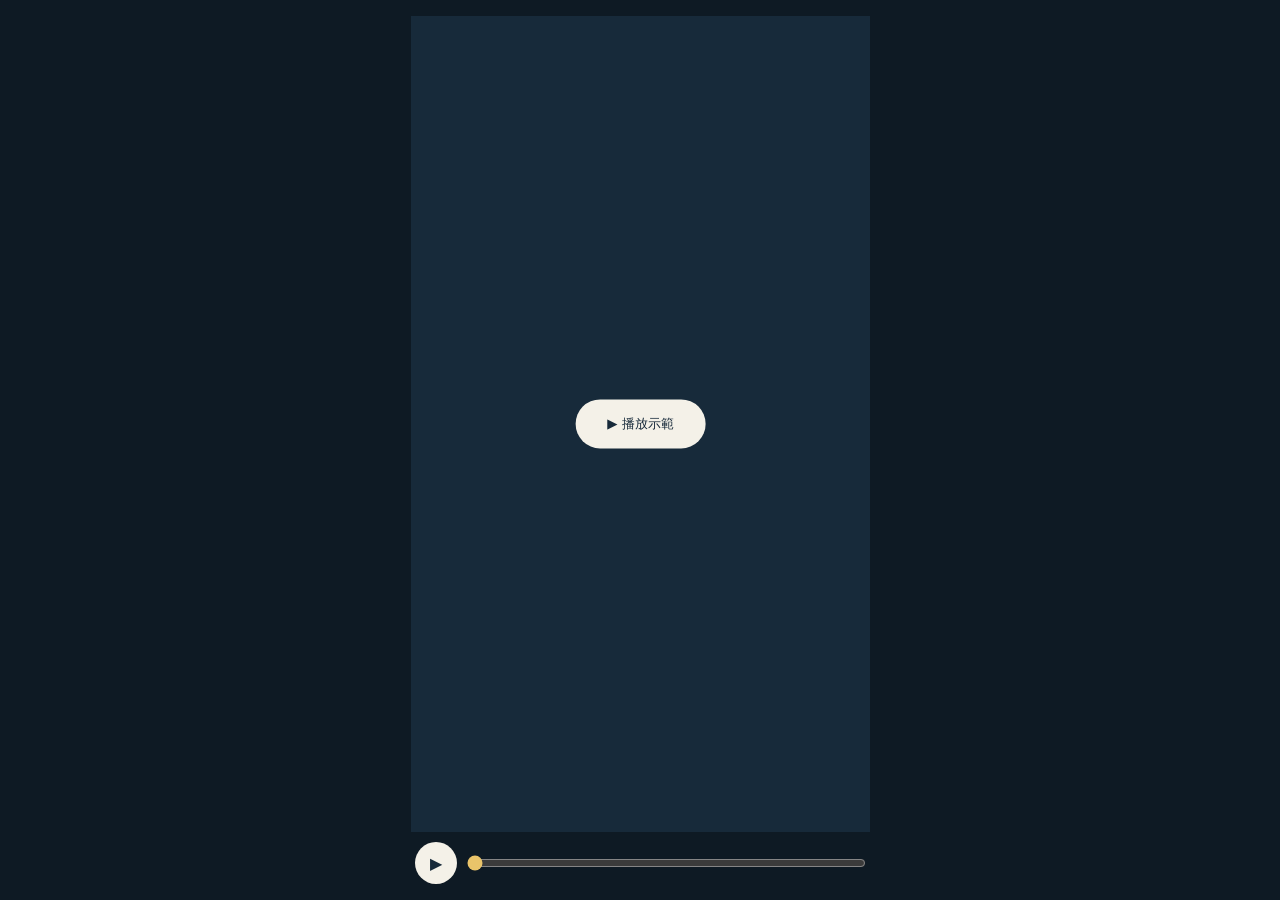
<file: reference/aspartame-2b.html>
<!doctype html>
<html lang="zh-Hant"><head><meta charset="utf-8">
<meta name="viewport" content="width=device-width, initial-scale=1, viewport-fit=cover">
<title>2B 是什麼意思？｜衛教動畫示範</title>
<style>
:root{--bg:#172A3A;--ink:#F4F1E8;--r1:#E76F51;--r2:#F4A261;--r3:#E9C46A;--r4:#6C8EA4;--w:min(100vw,calc((100dvh - 84px)*9/16));color-scheme:dark}
*{box-sizing:border-box;margin:0}
html,body{height:100%;background:#0e1a24;color:var(--ink);font-family:"Noto Sans TC","PingFang TC","Microsoft JhengHei",system-ui,sans-serif}
body{display:flex;flex-direction:column;align-items:center;justify-content:center;gap:10px;padding:env(safe-area-inset-top) 0 env(safe-area-inset-bottom)}
#stage{position:relative;overflow:hidden;container-type:inline-size;aspect-ratio:9/16;width:var(--w);background:var(--bg)}
[data-t]{opacity:0;transition:opacity .35s,transform .45s}
[data-t].on{opacity:1}
#ttl{position:absolute;left:6cqw;top:8cqw;font-size:10cqw;font-weight:800;letter-spacing:.02em;transform:translateY(2cqw)}
#ttl.on{transform:none}
#lad{position:absolute;left:6cqw;right:6cqw;top:26cqw;display:grid;gap:3cqw}
.row{position:relative;height:25cqw;border-radius:3cqw;display:flex;align-items:center;color:var(--bg);transform:translateX(-5cqw)}
.row.on{transform:none}
.row b{display:block;font-size:7cqw;font-weight:800;line-height:1.1}
.row i{display:block;font-style:normal;font-size:3.6cqw;font-weight:600;margin-top:1cqw}
.lab{width:31cqw;padding-left:4cqw}
.slot{display:flex;gap:2cqw;flex:1}
.chip{width:17cqw;height:19cqw;border-radius:2.5cqw;background:var(--bg);color:var(--ink);display:flex;flex-direction:column;align-items:center;justify-content:center;gap:1cqw;font-size:3.3cqw;font-weight:700;transform:translateY(-8cqw) scale(.6);transition:opacity .3s,transform .45s cubic-bezier(.3,1.6,.5,1)}
.chip.on{transform:none}
.chip span{font-size:8.5cqw;line-height:1}
.ring{position:absolute;inset:-1.6cqw;border:.9cqw solid #fff;border-radius:4.2cqw;pointer-events:none}
.ring.on{animation:p 1.1s ease-in-out infinite}
@keyframes p{50%{inset:-2.4cqw}}
.q{position:absolute;right:-1.5cqw;top:-4cqw;width:8cqw;height:8cqw;border-radius:50%;background:#fff;color:var(--bg);font-size:6cqw;font-weight:800;display:grid;place-items:center}
.up{position:absolute;right:8cqw;top:77.4cqw;padding:1.2cqw 3.4cqw;border-radius:5cqw;background:#fff;color:var(--bg);font-size:3.8cqw;font-weight:800}
#cap{position:absolute;left:7cqw;right:7cqw;bottom:13cqw;height:19cqw}
#cap p{position:absolute;inset:0;display:flex;align-items:flex-end;justify-content:center;text-align:center;font-size:6.4cqw;line-height:1.35;font-weight:700}
#fn{position:absolute;left:7cqw;right:7cqw;bottom:5cqw;text-align:center;font-size:3.4cqw;color:#b9c7d1}
#big{position:absolute;left:50%;top:50%;translate:-50% -50%;padding:3.4cqw 7cqw;border:0;border-radius:8cqw;background:var(--ink);color:var(--bg);font:800 5.2cqw inherit;font-family:inherit;cursor:pointer}
#stage.go #big{display:none}
#bar{width:var(--w);display:flex;gap:10px;align-items:center;padding:0 4px}
#bar button{width:42px;height:42px;border-radius:50%;border:0;background:var(--ink);color:var(--bg);font-size:16px;cursor:pointer}
#sk{flex:1;accent-color:var(--r3)}
button:focus-visible,input:focus-visible{outline:3px solid #fff;outline-offset:2px}
@media (prefers-reduced-motion:reduce){[data-t],.chip{transition:none}.ring.on{animation:none}}
</style></head><body>
<div id="stage">
 <h1 id="ttl" data-t="0.15">2B 是什麼意思？</h1>
 <div id="lad">
  <div class="row" data-t="1.8" style="background:var(--r1)"><div class="lab"><b>第 1 類</b><i>確定致癌</i></div><div class="slot"><div class="chip" data-t="13.7"><span>🍷</span>酒精</div></div></div>
  <div class="row" data-t="2.3" style="background:var(--r2)"><div class="lab"><b>2A</b><i>很可能致癌</i></div><div class="slot"><div class="chip" data-t="12.9"><span>🥩</span>紅肉</div></div></div>
  <div class="row" data-t="2.8" style="background:var(--r3)"><div class="lab"><b>2B</b><i>可能致癌</i></div>
   <div class="slot"><div class="chip" data-t="3.0"><span>🥤</span>阿斯巴甜</div><div class="chip" data-t="7.4"><span>🥒</span>醃漬蔬菜</div><div class="chip" data-t="9.6"><span>📱</span>手機射頻</div></div>
   <div class="ring" data-t="3.8"></div><div class="q" data-t="3.8">?</div></div>
  <div class="row" data-t="3.3" style="background:var(--r4)"><div class="lab"><b>第 3 類</b><i>無法分類</i></div></div>
 </div>
 <div class="up" data-t="15.1">▲ 更高等級</div>
 <div id="cap">
  <p data-t="0.15" data-e="1.8">那 2B 到底是什麼意思？</p>
  <p data-t="1.8" data-e="4.2">簡單來說，就是科學家發現了一些疑慮，</p>
  <p data-t="4.2" data-e="6.5">但目前證據還不夠確定</p>
  <p data-t="6.5" data-e="8.6">其實像是醃漬蔬菜，</p>
  <p data-t="8.6" data-e="10.6">還有手機通訊使用的射頻電磁場，</p>
  <p data-t="10.6" data-e="12.7">也都被列在 2B 類！</p>
  <p data-t="12.9" data-e="14.8">反而紅肉或者酒精的致癌風險分類</p>
  <p data-t="14.8" data-e="17.1">還在更高的等級</p>
 </div>
 <div id="fn" data-t="15.6">分類看的是證據強度，不是風險大小</div>
 <button id="big">▶ 播放示範</button>
</div>
<div id="bar"><button id="pp" aria-label="播放或暫停">▶</button><input id="sk" type="range" min="0" max="17" step="0.05" value="0" aria-label="時間軸"></div>
<audio id="a" src="[data-uri]" preload="auto"></audio>
<script>
const A=document.getElementById('a'),S=document.getElementById('stage'),sk=document.getElementById('sk'),pp=document.getElementById('pp'),els=[...document.querySelectorAll('[data-t]')];
function render(t){els.forEach(e=>{const s=+e.dataset.t,x=e.dataset.e?+e.dataset.e:1e9;e.classList.toggle('on',t>=s&&t<x)});sk.value=t}
function loop(){render(A.currentTime);if(!A.paused)requestAnimationFrame(loop)}
function toggle(){if(A.ended||A.currentTime>=16.9)A.currentTime=0;A.paused?A.play():A.pause()}
A.onplay=()=>{S.classList.add('go');pp.textContent='❚❚';loop()};
A.onpause=()=>{pp.textContent='▶'};
sk.oninput=()=>{A.currentTime=+sk.value;render(+sk.value)};
document.getElementById('big').onclick=pp.onclick=toggle;
render(0);
</script></body></html>
</file>
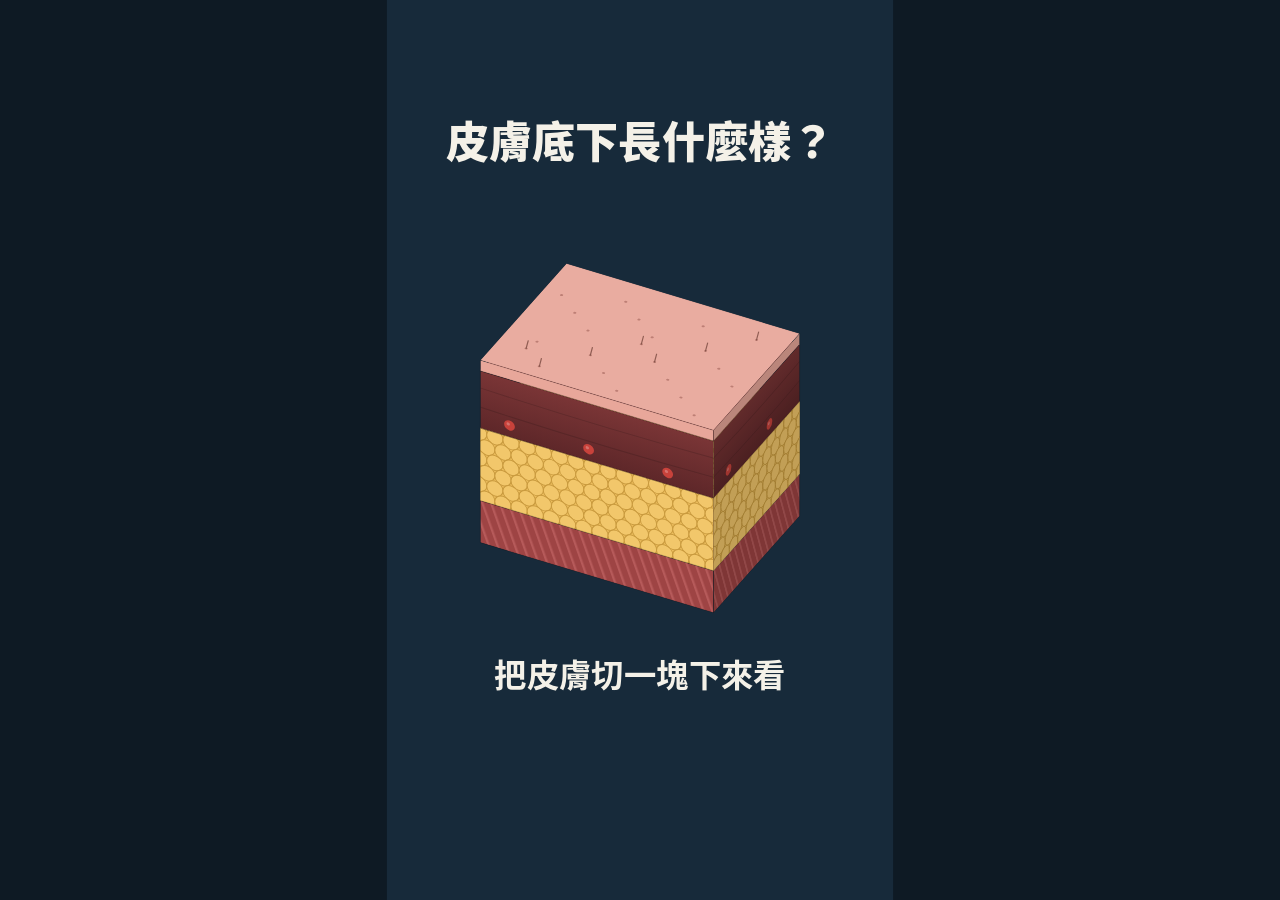
<file: reference/cross-section-3d-block.html>
<!DOCTYPE html>
<html lang="zh-Hant">
<head>
<meta charset="utf-8">
<title>立體切塊剖面範例（12 秒）</title>
<!--
  2.5D「立體切塊」剖面：課本式的皮膚切塊，慢慢轉角度 → 上面兩層掀起來 → 露出脂肪層 → 脂肪細胞變小。
  不用 3D 引擎：每一層是一個長方體，用透視投影算出每個面在畫面上的位置，再把「平面剖面圖」貼到那個面上
  （SVG matrix transform）。所以剖面零件庫的畫法（分層、脂肪細胞、肌肉條紋）可以直接貼到立體面上。
  網址加 ?t=6 停在第 6 秒（抽格檢查用）。正式影片改寫成 Hyperframes composition 時，frame(t) 整段照搬，
  由 GSAP timeline 的 onUpdate 呼叫即可。
-->
<style>
  @font-face { font-family: "Noto Sans TC"; font-weight: 700; src: url("../fonts/NotoSansTC-Bold.otf"); }
  @font-face { font-family: "Noto Sans TC"; font-weight: 900; src: url("../fonts/NotoSansTC-Black.otf"); }
  :root { --bg: #172A3A; --ink: #F4F1E8; --r3: #E9C46A; --muted: #B9C7D1; }
  html, body { margin: 0; height: 100%; background: #0E1A24; }
  body { display: flex; align-items: center; justify-content: center; overflow: hidden; }
  #stage { position: relative; width: 1080px; height: 1920px; background: var(--bg); overflow: hidden;
           font-family: "Noto Sans TC", sans-serif; color: var(--ink); transform-origin: center; }
  #title { position: absolute; top: 230px; width: 100%; text-align: center; font-size: 92px; font-weight: 900; }
  svg#scene { position: absolute; left: 0; top: 0; width: 1080px; height: 1920px; }
  .lbl { font: 700 38px "Noto Sans TC", sans-serif; fill: var(--ink); }
  #cap { position: absolute; top: 1390px; left: 76px; right: 76px; text-align: center; font-size: 69px; font-weight: 700; line-height: 1.35; }
  #cap b { color: var(--r3); font-weight: 900; }
  #fn { position: absolute; top: 1312px; width: 100%; text-align: center; font-size: 34px; font-weight: 700; color: var(--muted); }
</style>
</head>
<body>
<div id="stage">
  <div id="title">皮膚底下長什麼樣？</div>
  <svg id="scene" viewBox="0 0 1080 1920" xmlns="http://www.w3.org/2000/svg">
    <defs>
      <linearGradient id="g-dermis" x1="0" y1="0" x2="0" y2="1"><stop offset="0" stop-color="#7A3536"/><stop offset="1" stop-color="#5E2729"/></linearGradient>
      <pattern id="p-muscle" width="22" height="22" patternUnits="userSpaceOnUse" patternTransform="rotate(-20)">
        <rect width="22" height="22" fill="#9E4444"/><rect width="6" height="22" fill="#B65A5A"/></pattern>
    </defs>
    <g id="world"></g>
    <g id="labels"></g>
  </svg>
  <div id="fn"></div>
  <div id="cap"></div>
</div>

<script>
const DUR = 12, NS = "http://www.w3.org/2000/svg";
const $ = (s) => document.querySelector(s);
const clamp = (x, a = 0, b = 1) => Math.min(b, Math.max(a, x));
const prog = (t, a, b) => clamp((t - a) / (b - a));
const io = (p) => p < .5 ? 2 * p * p : 1 - Math.pow(-2 * p + 2, 2) / 2;
const out = (p) => 1 - Math.pow(1 - p, 3);

// ── 切塊尺寸（3D 單位＝px）與分層 ───────────────────────────
const W = 560, D = 400;
const LAYERS = [                         // 由上而下
  { id: "epi",    name: "表皮",     h: 28,  fill: "#E8A79A" },
  { id: "dermis", name: "真皮",     h: 150, fill: "url(#g-dermis)" },
  { id: "fat",    name: "皮下脂肪", h: 190, fill: "#EDBE5E" },
  { id: "muscle", name: "肌肉",     h: 110, fill: "url(#p-muscle)" },
];
let z = 0; for (const L of LAYERS) { L.z0 = z; z += L.h; L.z1 = z; }

// 脂肪細胞（蜂巢排列，平面座標），每個面各一組
const CELL_R = 21;
function hexCells(w, h) {
  const cells = [], dx = CELL_R * 1.85, dy = CELL_R * 1.6;
  for (let r = 0, y = CELL_R * .6; y < h + CELL_R; r++, y += dy)
    for (let x = (r % 2 ? dx / 2 : 0) - 4; x < w + CELL_R; x += dx) cells.push([x, y]);
  return cells;
}
const fatFront = hexCells(W, 190), fatSide = hexCells(D, 190), fatTop = hexCells(W, D);
const HERO = fatTop.reduce((b, c) => Math.hypot(c[0] - W * .55, c[1] - D * .45) < Math.hypot(b[0] - W * .55, b[1] - D * .45) ? c : b);
// 表皮上的毛孔與汗毛（平面座標）
const pores = Array.from({ length: 22 }, (_, i) => [(i * 211 + 37) % (W - 60) + 30, (i * 127 + 53) % (D - 60) + 30]);

// ── 投影：yaw 轉角度、pitch 俯角 ─────────────────────────────
let CAM = { yaw: 0, pitch: .62, cx: 540, cy: 740 }, DY = 0;
function P(x, y, zz) {           // 3D → 畫面座標（x 往右、y 往後、z 往下）
  const X = x - W / 2, Y = y + DY - D / 2, c = Math.cos(CAM.yaw), s = Math.sin(CAM.yaw);
  const rx = X * c - Y * s, ry = X * s + Y * c;
  return [CAM.cx + rx, CAM.cy + zz * Math.cos(CAM.pitch) - ry * Math.sin(CAM.pitch)];
}
// 把「平面圖」貼到一個面：O 為原點，U、V 為兩個邊的 3D 終點，平面圖大小 w×h
function faceG(O, U, V, w, h) {
  const o = P(...O), u = P(...U), v = P(...V);
  const g = document.createElementNS(NS, "g");
  g.setAttribute("transform", `matrix(${(u[0] - o[0]) / w} ${(u[1] - o[1]) / w} ${(v[0] - o[0]) / h} ${(v[1] - o[1]) / h} ${o[0]} ${o[1]})`);
  return g;
}
function el(tag, attrs, parent) {
  const e = document.createElementNS(NS, tag);
  for (const k in attrs) e.setAttribute(k, attrs[k]);
  if (parent) parent.appendChild(e); return e;
}
let clipN = 0;
function paintSide(g, L, w, cells, shade, cellScale) {
  const cid = "c" + (clipN++);
  el("rect", { x: 0, y: 0, width: w, height: L.h }, el("clipPath", { id: cid }, g));
  const inner = el("g", { "clip-path": `url(#${cid})` }, g);
  el("rect", { x: 0, y: 0, width: w, height: L.h, fill: L.fill }, inner);
  if (L.id === "dermis") {
    for (const yy of [45, 95]) el("path", { d: `M0 ${yy} Q ${w / 2} ${yy + 8} ${w} ${yy}`, stroke: "#000", "stroke-opacity": .14, "stroke-width": 3, fill: "none" }, inner);
    for (let x = 70; x < w; x += 190) { el("circle", { cx: x, cy: 120, r: 13, fill: "#C8423B" }, inner); el("circle", { cx: x - 3, cy: 117, r: 4, fill: "#fff", "fill-opacity": .25 }, inner); }
  }
  if (L.id === "fat" && cells) for (const [x, y] of cells)
    el("circle", { cx: x, cy: y, r: CELL_R * .93 * cellScale, fill: "#F2C76B", stroke: "#C99A3E", "stroke-width": 2.5 }, inner);
  if (shade) el("rect", { x: 0, y: 0, width: w, height: L.h, fill: "#000", "fill-opacity": shade }, inner);
  el("rect", { x: 0, y: 0, width: w, height: L.h, fill: "none", stroke: "#000", "stroke-opacity": .25, "stroke-width": 2 }, g);
}
function paintTop(g0, L, cellScale, heroOn) {
  const cid = "c" + (clipN++);
  el("rect", { x: 0, y: 0, width: W, height: D }, el("clipPath", { id: cid }, g0));
  const g = el("g", { "clip-path": `url(#${cid})` }, g0);
  el("rect", { x: 0, y: 0, width: W, height: D, fill: L.id === "epi" ? "#E8A79A" : L.fill }, g);
  if (L.id === "epi") for (const [x, y] of pores) el("circle", { cx: x, cy: y, r: 3.5, fill: "#B9776C" }, g);
  if (L.id === "fat") {
    for (const [x, y] of fatTop) el("circle", { cx: x, cy: y, r: CELL_R * .93 * cellScale, fill: "#F2C76B", stroke: "#C99A3E", "stroke-width": 2.5 }, g);
    if (heroOn > 0) {
      el("circle", { cx: HERO[0], cy: HERO[1], r: CELL_R * .93 * cellScale, fill: "#E9C46A" }, g);
      el("circle", { cx: HERO[0], cy: HERO[1], r: CELL_R * cellScale + 7, fill: "none", stroke: "#fff", "stroke-width": 5, opacity: heroOn }, g);
    }
  }
  el("rect", { x: 0, y: 0, width: W, height: D, fill: "#fff", "fill-opacity": .06 }, g);   // 頂面稍亮，像打光
  el("rect", { x: 0, y: 0, width: W, height: D, fill: "none", stroke: "#000", "stroke-opacity": .2, "stroke-width": 2 }, g);
}

// 一層＝一個長方體。dz：往上抬多少（掀開用）
function drawLayer(root, L, dz, cellScale, heroOn) {
  const z0 = L.z0 - dz, z1 = L.z1 - dz, c = Math.cos(CAM.yaw), s = Math.sin(CAM.yaw);
  // 側面：法向量轉到朝向鏡頭（ry < 0）才畫
  const sides = [
    { n: [0, -1], O: [0, 0, z0], U: [W, 0, z0], V: [0, 0, z1], w: W, cells: fatFront, shade: 0 },      // 前
    { n: [1, 0],  O: [W, 0, z0], U: [W, D, z0], V: [W, 0, z1], w: D, cells: fatSide, shade: .2 },      // 右
    { n: [-1, 0], O: [0, D, z0], U: [0, 0, z0], V: [0, D, z1], w: D, cells: fatSide, shade: .2 },      // 左
  ];
  for (const f of sides) {
    const ry = f.n[0] * s + f.n[1] * c;
    if (ry >= -0.01) continue;
    const g = faceG(f.O, f.U, f.V, f.w, L.h); root.appendChild(g);
    paintSide(g, L, f.w, f.cells, f.shade, cellScale);
  }
  const top = faceG([0, 0, z0], [W, 0, z0], [0, D, z0], W, D); root.appendChild(top);
  paintTop(top, L, cellScale, heroOn);
}

// ── 時間軸 ────────────────────────────────────────────────
const CAPS = [
  [0, "把皮膚切一塊下來看"],
  [2.0, "最上面薄薄一層是<b>表皮</b>，<br>下面是有血管的<b>真皮</b>"],
  [4.2, "再往下是<b>皮下脂肪</b>，<br>最底層是<b>肌肉</b>"],
  [6.2, "把上面兩層掀開，"],
  [7.6, "一顆一顆的就是<b>脂肪細胞</b>"],
  [9.2, "變瘦時，它們會<b>變小</b>，<br>但數量幾乎不變"],
];
function frame(t) {
  // 鏡頭：慢慢轉角度（-28° → +18°），掀開時稍微抬高俯角
  CAM.yaw = (-28 + 46 * io(prog(t, .3, 11))) * Math.PI / 180;
  CAM.pitch = .62 + .16 * io(prog(t, 6.2, 7.6));
  CAM.cy = 740 + 40 * out(1 - prog(t, 0, 1.0));      // 進場時從下往上浮起
  const lp = io(prog(t, 6.2, 7.6));
  const lift = 250 * lp, back = 230 * lp;               // 表皮＋真皮往上抬、往後退，露出脂肪層頂面
  const cellScale = 1 - .38 * io(prog(t, 9.2, 11)) + .015 * Math.sin(t * 2.4);
  const heroOn = prog(t, 7.6, 8.1);

  const world = $("#world"); world.textContent = ""; clipN = 0;
  world.setAttribute("opacity", out(prog(t, 0, .8)) * (1 - prog(t, 11.6, 12)));
  // 由下往上畫（上層會蓋住下層）
  for (const L of [...LAYERS].reverse()) {
    const up = L.id === "epi" || L.id === "dermis";
    DY = up ? back : 0;
    drawLayer(world, L, up ? lift : 0, cellScale, heroOn);
  }
  DY = back;
  // 汗毛：從表皮頂面往上的細線（跟著上層一起抬）
  for (const [x, y] of pores.slice(0, 7)) {
    const a = P(x, y, -lift), b = P(x + 5, y, -lift - 22);
    el("line", { x1: a[0], y1: a[1], x2: b[0], y2: b[1], stroke: "#7A4A40", "stroke-width": 2.5, "stroke-linecap": "round", opacity: .8 }, world);
  }

  // 標籤：從切塊左前方的邊拉線出去
  const labels = $("#labels"); labels.textContent = "";
  const tag = (text, pt, at, off, y0) => {
    const p = prog(t, at, at + .4) * (1 - prog(t, off, off + .3)); if (p <= 0) return;
    const lx = 70, ly = y0;
    el("path", { d: `M${lx + 4} ${ly + 14} L ${lx + 150} ${ly + 14} L ${pt[0]} ${pt[1]}`, stroke: "#F4F1E8", "stroke-opacity": .75 * p, "stroke-width": 3, fill: "none" }, labels);
    el("circle", { cx: pt[0], cy: pt[1], r: 8, fill: "#F4F1E8", opacity: p }, labels);
    el("text", { class: "lbl", x: lx, y: ly, opacity: p }, labels).textContent = text;
  };
  const mid = (L) => { const up = L.id === "epi" || L.id === "dermis"; DY = up ? back : 0; const r = P(0, 0, (L.z0 + L.z1) / 2 - (up ? lift : 0)); DY = 0; return r; };
  tag("表皮", mid(LAYERS[0]), 2.0, 6.0, 470);
  tag("真皮", mid(LAYERS[1]), 2.6, 6.0, 600);
  tag("皮下脂肪", mid(LAYERS[2]), 4.2, 6.0, 800);
  tag("肌肉", mid(LAYERS[3]), 4.8, 6.0, 1000);
  DY = 0;
  tag("脂肪細胞", P(HERO[0], HERO[1], LAYERS[2].z0), 7.8, 11.5, 1120);

  $("#title").style.opacity = out(prog(t, 0, .5)) * (1 - prog(t, 5.6, 6.0));
  $("#fn").textContent = t >= 9.2 ? "Spalding et al., Nature, 2008" : "";
  $("#fn").style.opacity = prog(t, 9.2, 9.6);
  const cap = CAPS.filter(([a]) => t >= a).pop();
  if ($("#cap").dataset.at !== String(cap[0])) { $("#cap").innerHTML = cap[1]; $("#cap").dataset.at = cap[0]; }
  $("#stage").style.opacity = 1 - prog(t, 11.6, 12);
}

function fit() { const k = Math.min(innerWidth / 1080, innerHeight / 1920); $("#stage").style.transform = `scale(${k})`; }
addEventListener("resize", fit); fit();
const seek = new URLSearchParams(location.search).get("t");
if (seek !== null) frame(parseFloat(seek));
else { const t0 = performance.now(); (function loop(now) { frame(((now - t0) / 1000) % DUR); requestAnimationFrame(loop); })(t0); }
</script>
</body>
</html>
</file>
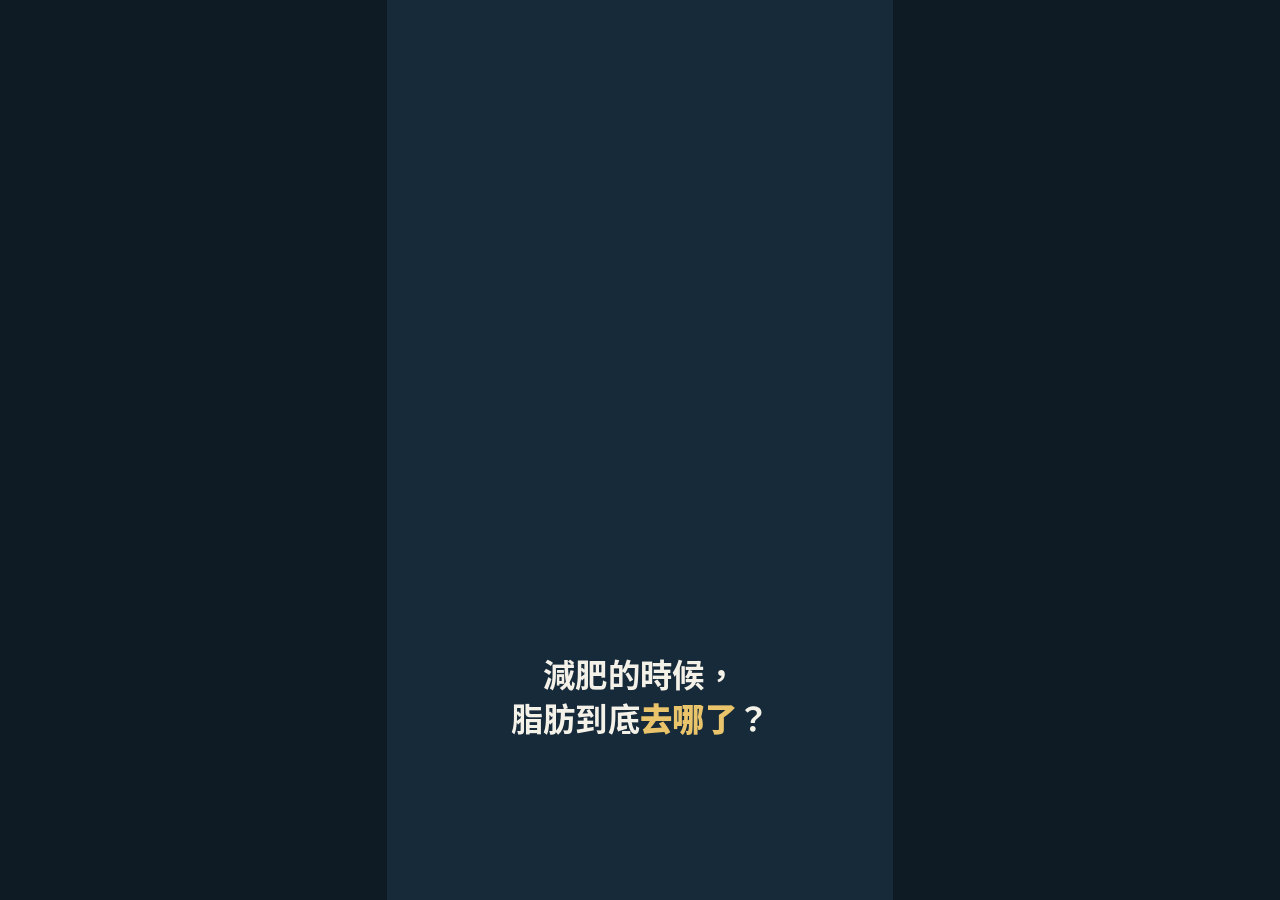
<file: reference/cross-section-fat.html>
<!DOCTYPE html>
<html lang="zh-Hant">
<head>
<meta charset="utf-8">
<title>剖面動畫範例：脂肪細胞變小（12 秒）</title>
<!--
  剖面動畫的風格範例（見 .claude/skills/broll-video/references/cross-section.md）。
  12 秒循環；網址加 ?t=6.5 會停在第 6.5 秒（抽格檢查用）。
  正式影片請照 broll-video 的流程改寫成 Hyperframes composition（GSAP timeline），畫法照抄這裡的 SVG。
-->
<style>
  @font-face { font-family: "Noto Sans TC"; font-weight: 400; src: url("../fonts/NotoSansTC-Regular.otf"); }
  @font-face { font-family: "Noto Sans TC"; font-weight: 700; src: url("../fonts/NotoSansTC-Bold.otf"); }
  @font-face { font-family: "Noto Sans TC"; font-weight: 900; src: url("../fonts/NotoSansTC-Black.otf"); }
  :root {
    --bg: #172A3A; --ink: #F4F1E8; --r3: #E9C46A; --muted: #B9C7D1; --hi: #FFFFFF;
  }
  html, body { margin: 0; height: 100%; background: #0E1A24; }
  body { display: flex; align-items: center; justify-content: center; overflow: hidden; }
  #stage {
    position: relative; width: 1080px; height: 1920px; background: var(--bg); overflow: hidden;
    font-family: "Noto Sans TC", "PingFang TC", "Microsoft JhengHei", system-ui, sans-serif; color: var(--ink);
    transform-origin: center center;
  }
  #title { position: absolute; top: 230px; width: 100%; text-align: center; font-size: 96px; font-weight: 900; letter-spacing: .02em; }
  #card { position: absolute; left: 65px; top: 400px; width: 950px; height: 900px; border-radius: 32px; overflow: hidden; }
  #card svg { width: 100%; height: 100%; display: block; }
  .lbl { font: 700 36px "Noto Sans TC", sans-serif; fill: var(--ink); }
  .lead { stroke: var(--ink); stroke-opacity: .7; stroke-width: 3; fill: none; }
  .dot { fill: var(--ink); }
  #pill { position: absolute; left: 50%; top: 1150px; transform: translateX(-50%); background: var(--hi); color: var(--bg);
          font-size: 41px; font-weight: 900; padding: 13px 37px; border-radius: 60px; white-space: nowrap; }
  #fn { position: absolute; top: 1312px; width: 100%; text-align: center; font-size: 34px; font-weight: 700; color: var(--muted); }
  #cap { position: absolute; top: 1390px; left: 76px; right: 76px; text-align: center; font-size: 69px; font-weight: 700; line-height: 1.35; }
  #cap b { color: var(--r3); font-weight: 900; }
</style>
</head>
<body>
<div id="stage">
  <div id="title">脂肪去哪了？</div>
  <div id="card">
    <svg viewBox="0 0 950 900" xmlns="http://www.w3.org/2000/svg">
      <defs>
        <linearGradient id="dermis" x1="0" y1="0" x2="0" y2="1">
          <stop offset="0" stop-color="#7A3536"/><stop offset="1" stop-color="#5E2729"/>
        </linearGradient>
        <pattern id="muscle" width="26" height="26" patternUnits="userSpaceOnUse" patternTransform="rotate(-20)">
          <rect width="26" height="26" fill="#9E4444"/><rect width="7" height="26" fill="#B65A5A"/>
        </pattern>
        <clipPath id="fatClip"><rect x="0" y="470" width="950" height="320"/></clipPath>
      </defs>
      <rect id="air" width="950" height="900" fill="#1E2C3A"/>
      <g id="world">
        <g id="L-muscle"><rect x="0" y="790" width="950" height="200" fill="url(#muscle)"/></g>
        <g id="L-fat">
          <rect x="0" y="470" width="950" height="320" fill="#E9B24F" fill-opacity=".4"/>
          <g id="cells" clip-path="url(#fatClip)"></g>
        </g>
        <g id="L-dermis">
          <rect x="0" y="180" width="950" height="292" fill="url(#dermis)"/>
          <path d="M0 260 C 240 250, 480 272, 950 258 M0 330 C 300 342, 600 322, 950 336 M0 400 C 260 392, 620 410, 950 398"
                stroke="#000" stroke-opacity=".12" stroke-width="4" fill="none"/>
          <!-- 血管：一條就好 -->
          <rect x="-10" y="420" width="970" height="26" rx="13" fill="#C8423B"/>
          <rect x="-10" y="426" width="970" height="6" rx="3" fill="#fff" fill-opacity=".18"/>
        </g>
        <g id="L-epi">
          <path d="M0 150 C 120 138, 240 160, 360 148 S 600 136, 720 150 S 900 160, 950 146 L 950 186 L 0 186 Z" fill="#E8A79A"/>
        </g>
      </g>
      <!-- 標籤（不跟著鏡頭縮放，放在 world 外面） -->
      <g id="lb-epi" class="tag"><path class="lead" d="M40 95 L 40 120 L 200 160" pathLength="1"/><circle class="dot" cx="200" cy="160" r="8"/><text class="lbl" x="40" y="80">表皮</text></g>
      <g id="lb-der" class="tag"><path class="lead" d="M910 236 L 910 260 L 700 310" pathLength="1"/><circle class="dot" cx="700" cy="310" r="8"/><text class="lbl" x="910" y="222" text-anchor="end">真皮</text></g>
      <g id="lb-fat" class="tag"><path class="lead" d="M40 835 L 40 805 L 250 690" pathLength="1"/><circle class="dot" cx="250" cy="690" r="8"/><text class="lbl" x="40" y="872">皮下脂肪</text></g>
      <g id="lb-cell" class="tag"><path class="lead" d="M880 140 L 880 170 L 682 572" pathLength="1"/><circle class="dot" cx="682" cy="572" r="8"/><text class="lbl" x="880" y="126" text-anchor="end">脂肪細胞</text></g>
    </svg>
  </div>
  <div id="pill">細胞數量：一樣多</div>
  <div id="fn">Spalding et al., Nature, 2008</div>
  <div id="cap"></div>
</div>

<script>
const DUR = 12;
const $ = (s) => document.querySelector(s);
const clamp = (x, a = 0, b = 1) => Math.min(b, Math.max(a, x));
const prog = (t, a, b) => clamp((t - a) / (b - a));
const easeIO = (p) => p < .5 ? 2 * p * p : 1 - Math.pow(-2 * p + 2, 2) / 2;
const easeOut = (p) => 1 - Math.pow(1 - p, 3);

// 脂肪細胞：蜂巢排列
const NS = "http://www.w3.org/2000/svg", R = 44, cells = [];
for (let row = 0; row < 5; row++) {
  for (let col = -1; col < 13; col++) {
    const cx = col * 2 * R * 0.92 + (row % 2 ? R * 0.92 : 0) + 20, cy = 470 + R * 0.6 + row * R * 1.6;
    const c = document.createElementNS(NS, "circle");
    c.setAttribute("cx", cx); c.setAttribute("cy", cy); c.setAttribute("r", R * 0.95);
    c.setAttribute("fill", "#F2C76B"); c.setAttribute("stroke", "#C99A3E"); c.setAttribute("stroke-width", 4);
    $("#cells").appendChild(c); cells.push({ c, cx, cy, ph: (cx * 7 + cy * 3) % 6.28 });
  }
}
// 主角細胞：放大後落在畫面中央附近的那一顆
const ZO = { x: 475, y: 600 }, ZS = 1.7;
const hero = cells.reduce((best, k) => Math.hypot(k.cx - 560, k.cy - 610) < Math.hypot(best.cx - 560, best.cy - 610) ? k : best);
const ring = document.createElementNS(NS, "circle");
ring.setAttribute("fill", "none"); ring.setAttribute("stroke", "#fff"); ring.setAttribute("stroke-width", 7);
$("#cells").appendChild(ring);
hero.c.setAttribute("fill", "#E9C46A");

const CAPS = [
  [0.0, "減肥的時候，<br>脂肪到底<b>去哪了</b>？"],
  [4.0, "脂肪就存在<br>皮膚底下的<b>脂肪細胞</b>裡"],
  [6.6, "變瘦的時候，<br>脂肪細胞會<b>變小</b>，"],
  [9.0, "但<b>數量</b>幾乎不會變少。"],
];
const show = (el, o, dy = 0) => { el.style.opacity = o; if (dy) el.style.translate = `0 ${dy}px`; };

function frame(t) {
  // 標題、卡片
  show($("#title"), easeOut(prog(t, 0, .5)) * (1 - prog(t, 3.6, 4.0)), 30 * (1 - easeOut(prog(t, 0, .5))));
  show($("#card"), easeOut(prog(t, .2, .8)), 40 * (1 - easeOut(prog(t, .2, .8))));
  // 各層由上而下出現
  [["#L-epi", .6], ["#L-dermis", .75], ["#L-fat", .9], ["#L-muscle", 1.05]].forEach(([s, a]) => {
    const p = easeOut(prog(t, a, a + .45)); $(s).style.opacity = p; $(s).style.transform = `translateY(${30 * (1 - p)}px)`;
  });
  // 引線標籤：跟著口播出現，0.4 秒畫線
  const tag = (id, a, b) => {
    const p = prog(t, a, a + .4), out = b ? prog(t, b, b + .3) : 0, g = $(id);
    g.style.opacity = (p > 0 ? 1 : 0) * (1 - out);
    g.querySelector(".lead").style.strokeDasharray = 1; g.querySelector(".lead").style.strokeDashoffset = 1 - easeOut(p);
    g.querySelector(".lbl").style.opacity = prog(t, a + .25, a + .5);
    g.querySelector(".dot").style.opacity = prog(t, a + .3, a + .4);
  };
  tag("#lb-epi", 1.6, 3.8); tag("#lb-der", 2.2, 3.8); tag("#lb-fat", 2.8, 3.8); tag("#lb-cell", 5.4, 11.6);
  // 鏡頭推近脂肪層
  const z = 1 + (ZS - 1) * easeIO(prog(t, 4.0, 5.2));
  $("#world").setAttribute("transform", `translate(${ZO.x} ${ZO.y}) scale(${z}) translate(${-ZO.x} ${-ZO.y})`);
  // 脂肪細胞變小（數量不變）＋呼吸
  const s = 1 - 0.38 * easeIO(prog(t, 6.6, 8.6));
  cells.forEach((k) => {
    const breathe = 1 + 0.015 * Math.sin(t * 2.2 + k.ph);
    k.c.setAttribute("r", R * 0.95 * s * breathe);
  });
  ring.setAttribute("cx", hero.cx); ring.setAttribute("cy", hero.cy);
  ring.setAttribute("r", R * 0.95 * s + 10 + 3 * Math.sin(t * 4));
  ring.style.opacity = prog(t, 5.4, 5.8);
  // 結論膠囊、出處
  const pp = easeOut(prog(t, 9.0, 9.4));
  $("#pill").style.opacity = pp; $("#pill").style.transform = `translateX(-50%) scale(${.8 + .2 * pp})`;
  show($("#fn"), prog(t, 9.0, 9.4));
  // 字幕
  const cap = CAPS.filter(([a]) => t >= a).pop();
  if ($("#cap").dataset.at !== String(cap[0])) { $("#cap").innerHTML = cap[1]; $("#cap").dataset.at = cap[0]; }
  // 循環前淡出
  $("#stage").style.opacity = 1 - prog(t, 11.6, 12);
}

function fit() {
  const k = Math.min(innerWidth / 1080, innerHeight / 1920);
  $("#stage").style.transform = `scale(${k})`;
}
addEventListener("resize", fit); fit();

const seek = new URLSearchParams(location.search).get("t");
if (seek !== null) frame(parseFloat(seek));
else { const t0 = performance.now(); (function loop(now) { frame(((now - t0) / 1000) % DUR); requestAnimationFrame(loop); })(t0); }
</script>
</body>
</html>
</file>
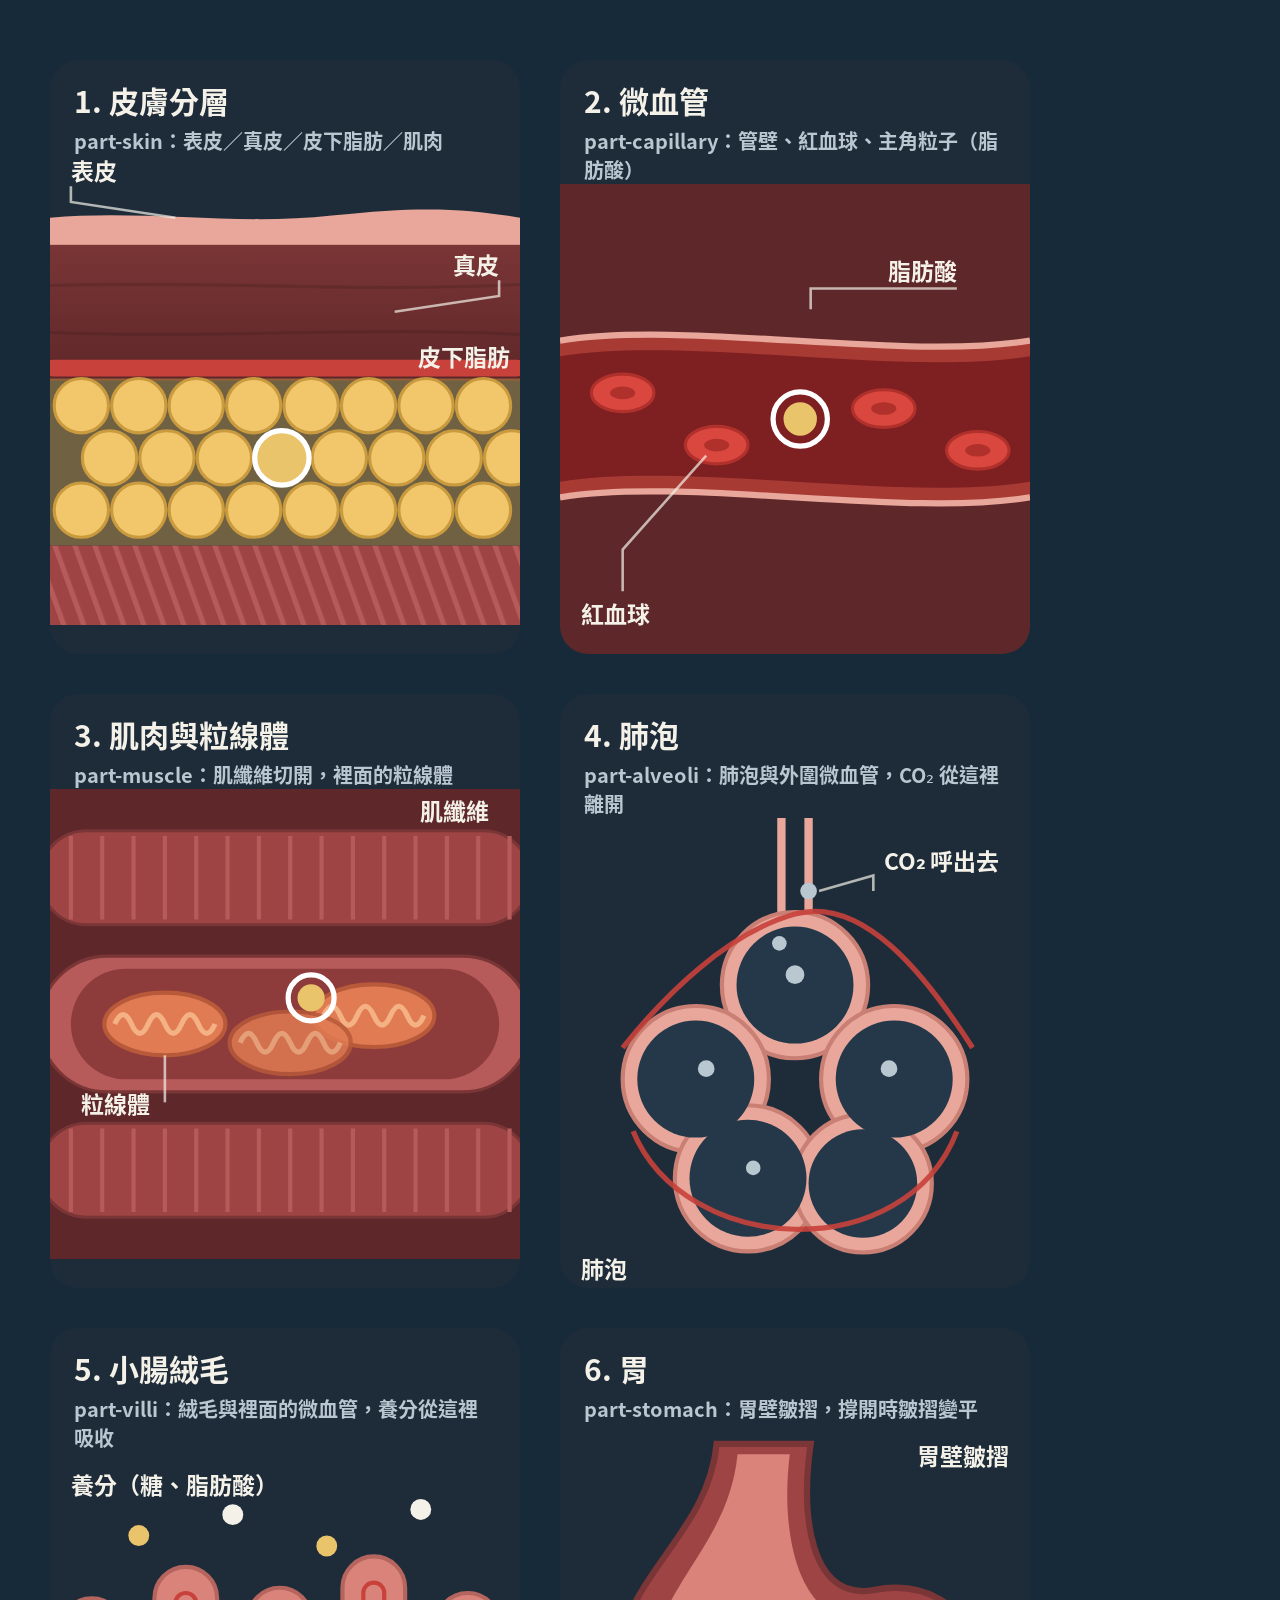
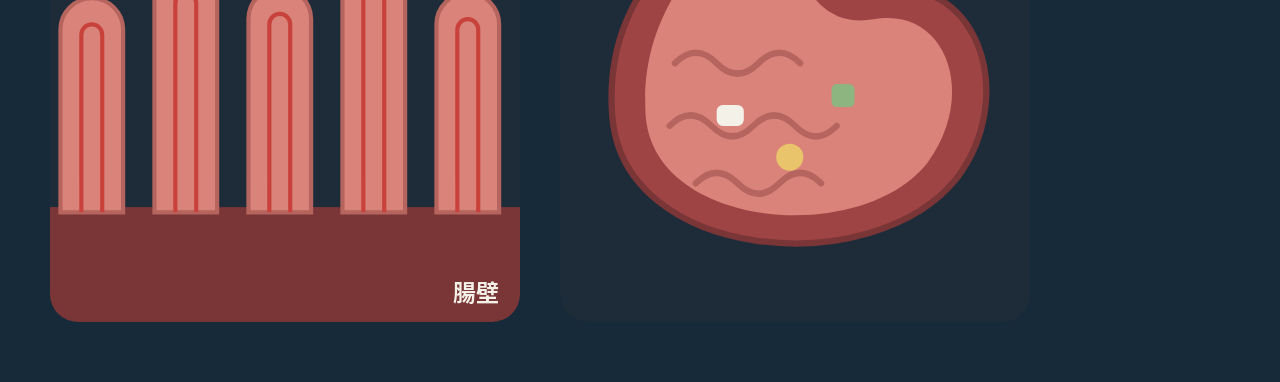
<file: reference/cross-section-parts.html>
<!DOCTYPE html>
<html lang="zh-Hant">
<head>
<meta charset="utf-8">
<title>剖面零件庫</title>
<!--
  剖面動畫的零件庫（見 .claude/skills/broll-video/references/cross-section.md 第 1-1 節）。
  每個零件是一個 <g id="part-…">，畫在 450×450 的座標裡，用法：
    1. 把整個 <g> 複製到 composition 的剖面卡 SVG 裡
    2. 外面包一層 <g transform="translate(x y) scale(s)"> 放到想要的位置與大小
    3. 帶 class="hero" 的是「主角」（被追蹤的東西），帶 class="flow" 的是會移動的粒子，用 GSAP 動它們
  配色照 cross-section.md 第 3 節；新零件畫好後加在這個檔案最後。
-->
<style>
  @font-face { font-family: "Noto Sans TC"; font-weight: 700; src: url("../fonts/NotoSansTC-Bold.otf"); }
  body { margin: 0; background: #172A3A; font-family: "Noto Sans TC", sans-serif; color: #F4F1E8; }
  .sheet { width: 1080px; padding: 60px 50px; box-sizing: border-box; display: grid; grid-template-columns: 1fr 1fr; gap: 40px; }
  .cell { background: #1E2C3A; border-radius: 28px; overflow: hidden; }
  .cell h2 { margin: 0; padding: 18px 24px 0; font-size: 30px; }
  .cell p { margin: 4px 24px 0; font-size: 20px; color: #B9C7D1; }
  svg { display: block; width: 100%; }
  .lbl { font: 700 22px "Noto Sans TC", sans-serif; fill: #F4F1E8; }
  .lead { stroke: #F4F1E8; stroke-opacity: .7; stroke-width: 2.5; fill: none; }
</style>
</head>
<body>
<div class="sheet">

<!-- 1. 皮膚分層 ───────────────────────────────── -->
<div class="cell"><h2>1. 皮膚分層</h2><p>part-skin：表皮／真皮／皮下脂肪／肌肉</p>
<svg viewBox="0 0 450 450">
  <defs>
    <linearGradient id="dermisG" x1="0" y1="0" x2="0" y2="1"><stop offset="0" stop-color="#7A3536"/><stop offset="1" stop-color="#5E2729"/></linearGradient>
    <pattern id="muscleP" width="18" height="18" patternUnits="userSpaceOnUse" patternTransform="rotate(-20)"><rect width="18" height="18" fill="#9E4444"/><rect width="5" height="18" fill="#B65A5A"/></pattern>
  </defs>
  <g id="part-skin">
    <rect width="450" height="450" fill="#1E2C3A"/>
    <path d="M0 60 C 90 52, 180 68, 270 58 S 400 52, 450 60 L 450 88 L 0 88 Z" fill="#E8A79A"/>
    <rect y="86" width="450" height="130" fill="url(#dermisG)"/>
    <path d="M0 125 C 150 120, 300 132, 450 124 M0 170 C 140 176, 320 164, 450 172" stroke="#000" stroke-opacity=".12" stroke-width="3" fill="none"/>
    <rect x="-5" y="196" width="460" height="16" rx="8" fill="#C8423B"/>
    <rect y="214" width="450" height="160" fill="#E9B24F" fill-opacity=".4"/>
    <g fill="#F2C76B" stroke="#C99A3E" stroke-width="3">
      <circle cx="30" cy="240" r="26"/><circle cx="85" cy="240" r="26"/><circle cx="140" cy="240" r="26"/><circle cx="195" cy="240" r="26"/><circle cx="250" cy="240" r="26"/><circle cx="305" cy="240" r="26"/><circle cx="360" cy="240" r="26"/><circle cx="415" cy="240" r="26"/>
      <circle cx="57" cy="290" r="26"/><circle cx="112" cy="290" r="26"/><circle cx="167" cy="290" r="26"/><circle cx="222" cy="290" r="26"/><circle cx="277" cy="290" r="26"/><circle cx="332" cy="290" r="26"/><circle cx="387" cy="290" r="26"/><circle cx="442" cy="290" r="26"/>
      <circle cx="30" cy="340" r="26"/><circle cx="85" cy="340" r="26"/><circle cx="140" cy="340" r="26"/><circle cx="195" cy="340" r="26"/><circle cx="250" cy="340" r="26"/><circle cx="305" cy="340" r="26"/><circle cx="360" cy="340" r="26"/><circle cx="415" cy="340" r="26"/>
    </g>
    <circle class="hero" cx="222" cy="290" r="26" fill="#E9C46A" stroke="#fff" stroke-width="5"/>
    <rect y="374" width="450" height="76" fill="url(#muscleP)"/>
  </g>
  <g><path class="lead" d="M20 30 L 20 45 L 120 60"/><text class="lbl" x="20" y="24">表皮</text>
     <path class="lead" d="M430 120 L 430 135 L 330 150"/><text class="lbl" x="430" y="114" text-anchor="end">真皮</text>
     <text class="lbl" x="440" y="232" text-anchor="end" dy="-30">皮下脂肪</text></g>
</svg></div>

<!-- 2. 微血管與紅血球 ─────────────────────────── -->
<div class="cell"><h2>2. 微血管</h2><p>part-capillary：管壁、紅血球、主角粒子（脂肪酸）</p>
<svg viewBox="0 0 450 450">
  <g id="part-capillary">
    <rect width="450" height="450" fill="#5E2729"/>
    <path d="M0 150 C 120 130, 330 170, 450 150 L 450 300 C 330 320, 120 280, 0 300 Z" fill="#A83A34"/>
    <path d="M0 165 C 120 145, 330 185, 450 165 L 450 285 C 330 305, 120 265, 0 285 Z" fill="#7E1F22"/>
    <path d="M0 150 C 120 130, 330 170, 450 150 M0 300 C 120 280, 330 320, 450 300" stroke="#E8A79A" stroke-width="6" fill="none"/>
    <g class="flow" fill="#D9473F" stroke="#B0302B" stroke-width="3">
      <ellipse cx="60" cy="200" rx="30" ry="18"/><ellipse cx="60" cy="200" rx="12" ry="6" fill="#B0302B" stroke="none"/>
      <ellipse cx="150" cy="250" rx="30" ry="18"/><ellipse cx="150" cy="250" rx="12" ry="6" fill="#B0302B" stroke="none"/>
      <ellipse cx="310" cy="215" rx="30" ry="18"/><ellipse cx="310" cy="215" rx="12" ry="6" fill="#B0302B" stroke="none"/>
      <ellipse cx="400" cy="255" rx="30" ry="18"/><ellipse cx="400" cy="255" rx="12" ry="6" fill="#B0302B" stroke="none"/>
    </g>
    <g class="hero"><circle cx="230" cy="225" r="16" fill="#E9C46A"/><circle cx="230" cy="225" r="26" fill="none" stroke="#fff" stroke-width="5"/></g>
  </g>
  <path class="lead" d="M240 120 L 240 100 L 380 100"/><text class="lbl" x="380" y="92" text-anchor="end">脂肪酸</text>
  <path class="lead" d="M60 390 L 60 350 L 140 260"/><text class="lbl" x="20" y="420">紅血球</text>
</svg></div>

<!-- 3. 肌肉纖維與粒線體 ───────────────────────── -->
<div class="cell"><h2>3. 肌肉與粒線體</h2><p>part-muscle：肌纖維切開，裡面的粒線體</p>
<svg viewBox="0 0 450 450">
  <g id="part-muscle">
    <rect width="450" height="450" fill="#5E2729"/>
    <g fill="#9E4444" stroke="#7A3536" stroke-width="3">
      <rect x="-10" y="40" width="470" height="90" rx="45"/>
      <rect x="-10" y="320" width="470" height="90" rx="45"/>
    </g>
    <g stroke="#B65A5A" stroke-width="4">
      <path d="M20 45 V125 M50 45 V125 M80 45 V125 M110 45 V125 M140 45 V125 M170 45 V125 M200 45 V125 M230 45 V125 M260 45 V125 M290 45 V125 M320 45 V125 M350 45 V125 M380 45 V125 M410 45 V125 M440 45 V125"/>
      <path d="M20 325 V405 M50 325 V405 M80 325 V405 M110 325 V405 M140 325 V405 M170 325 V405 M200 325 V405 M230 325 V405 M260 325 V405 M290 325 V405 M320 325 V405 M350 325 V405 M380 325 V405 M410 325 V405 M440 325 V405"/>
    </g>
    <!-- 中間那條切開 -->
    <rect x="-10" y="160" width="470" height="130" rx="65" fill="#B65A5A" stroke="#7A3536" stroke-width="3"/>
    <rect x="20" y="172" width="410" height="106" rx="53" fill="#8E3B3B"/>
    <g id="mito">
      <ellipse cx="110" cy="225" rx="58" ry="30" fill="#E07B53" stroke="#B85A3A" stroke-width="4"/>
      <path d="M62 225 q 8 -18 16 0 t 16 0 t 16 0 t 16 0 t 16 0 t 16 0" stroke="#F4B183" stroke-width="5" fill="none"/>
    </g>
    <use href="#mito" x="200" y="-8"/>
    <use href="#mito" x="120" y="18" opacity=".85"/>
    <g class="hero"><circle cx="250" cy="200" r="13" fill="#E9C46A"/><circle cx="250" cy="200" r="22" fill="none" stroke="#fff" stroke-width="5"/></g>
  </g>
  <path class="lead" d="M110 300 L 110 255"/><text class="lbl" x="30" y="310">粒線體</text>
  <text class="lbl" x="420" y="30" text-anchor="end">肌纖維</text>
</svg></div>

<!-- 4. 肺泡 ─────────────────────────────────────── -->
<div class="cell"><h2>4. 肺泡</h2><p>part-alveoli：肺泡與外圍微血管，CO₂ 從這裡離開</p>
<svg viewBox="0 0 450 450">
  <g id="part-alveoli">
    <rect width="450" height="450" fill="#1E2C3A"/>
    <path d="M225 0 V 90" stroke="#E8A79A" stroke-width="34" stroke-linecap="round"/>
    <path d="M225 0 V 90" stroke="#1E2C3A" stroke-width="18" stroke-linecap="round"/>
    <g fill="#E8A79A" stroke="#C97F73" stroke-width="4">
      <circle cx="225" cy="160" r="70"/><circle cx="130" cy="250" r="70"/><circle cx="320" cy="250" r="70"/>
      <circle cx="180" cy="345" r="70"/><circle cx="290" cy="350" r="66"/>
    </g>
    <g fill="#24384A">
      <circle cx="225" cy="160" r="56"/><circle cx="130" cy="250" r="56"/><circle cx="320" cy="250" r="56"/>
      <circle cx="180" cy="345" r="56"/><circle cx="290" cy="350" r="52"/>
    </g>
    <g stroke="#C8423B" stroke-width="5" fill="none" opacity=".9">
      <path d="M60 220 C 100 170, 160 110, 225 92 S 350 150, 395 220"/>
      <path d="M70 300 C 120 420, 330 430, 380 300"/>
    </g>
    <g class="flow" fill="#B9C7D1">
      <circle cx="225" cy="150" r="9"/><circle cx="210" cy="120" r="7"/><circle cx="238" cy="70" r="8"/>
      <circle cx="140" cy="240" r="8"/><circle cx="315" cy="240" r="8"/><circle cx="185" cy="335" r="7"/>
    </g>
  </g>
  <path class="lead" d="M300 70 L 300 55 L 248 70"/><text class="lbl" x="420" y="50" text-anchor="end">CO₂ 呼出去</text>
  <text class="lbl" x="20" y="440">肺泡</text>
</svg></div>

<!-- 5. 小腸絨毛 ─────────────────────────────────── -->
<div class="cell"><h2>5. 小腸絨毛</h2><p>part-villi：絨毛與裡面的微血管，養分從這裡吸收</p>
<svg viewBox="0 0 450 450">
  <g id="part-villi">
    <rect width="450" height="450" fill="#1E2C3A"/>
    <rect y="340" width="450" height="110" fill="#7A3536"/>
    <g fill="#D9837A" stroke="#B5655D" stroke-width="4">
      <path d="M10 345 V 170 a 30 30 0 0 1 60 0 V 345 Z"/>
      <path d="M100 345 V 140 a 30 30 0 0 1 60 0 V 345 Z"/>
      <path d="M190 345 V 160 a 30 30 0 0 1 60 0 V 345 Z"/>
      <path d="M280 345 V 130 a 30 30 0 0 1 60 0 V 345 Z"/>
      <path d="M370 345 V 165 a 30 30 0 0 1 60 0 V 345 Z"/>
    </g>
    <g stroke="#C8423B" stroke-width="4" fill="none">
      <path d="M30 345 V 175 a 10 10 0 0 1 20 0 V 345"/><path d="M120 345 V 145 a 10 10 0 0 1 20 0 V 345"/>
      <path d="M210 345 V 165 a 10 10 0 0 1 20 0 V 345"/><path d="M300 345 V 135 a 10 10 0 0 1 20 0 V 345"/>
      <path d="M390 345 V 170 a 10 10 0 0 1 20 0 V 345"/>
    </g>
    <g class="flow">
      <circle cx="85" cy="80" r="10" fill="#E9C46A"/><circle cx="175" cy="60" r="10" fill="#F4F1E8"/>
      <circle cx="265" cy="90" r="10" fill="#E9C46A"/><circle cx="355" cy="55" r="10" fill="#F4F1E8"/>
    </g>
  </g>
  <text class="lbl" x="20" y="40">養分（糖、脂肪酸）</text>
  <text class="lbl" x="430" y="430" text-anchor="end">腸壁</text>
</svg></div>

<!-- 6. 胃壁 ─────────────────────────────────────── -->
<div class="cell"><h2>6. 胃</h2><p>part-stomach：胃壁皺摺，撐開時皺摺變平</p>
<svg viewBox="0 0 450 450">
  <g id="part-stomach">
    <rect width="450" height="450" fill="#1E2C3A"/>
    <path d="M150 20 C 140 120, 40 150, 50 280 C 60 420, 300 440, 380 340 C 440 260, 400 140, 300 160 C 240 170, 230 90, 240 20 Z" fill="#9E4444" stroke="#7A3536" stroke-width="6"/>
    <path d="M170 30 C 160 130, 75 160, 82 280 C 90 390, 290 405, 352 325 C 400 260, 370 175, 300 188 C 230 200, 210 110, 220 30 Z" fill="#D9837A"/>
    <g class="rugae" stroke="#B5655D" stroke-width="6" fill="none" stroke-linecap="round">
      <path d="M110 230 q 20 -20 40 0 t 40 0 t 40 0"/>
      <path d="M105 290 q 20 -20 40 0 t 40 0 t 40 0 t 40 0"/>
      <path d="M130 345 q 20 -20 40 0 t 40 0 t 40 0"/>
    </g>
    <g class="flow">
      <rect x="150" y="270" width="26" height="20" rx="6" fill="#F4F1E8"/>
      <circle cx="220" cy="320" r="13" fill="#E9C46A"/><rect x="260" y="250" width="22" height="22" rx="5" fill="#8DB580"/>
    </g>
  </g>
  <text class="lbl" x="430" y="40" text-anchor="end">胃壁皺摺</text>
</svg></div>

</div>
</body>
</html>
</file>
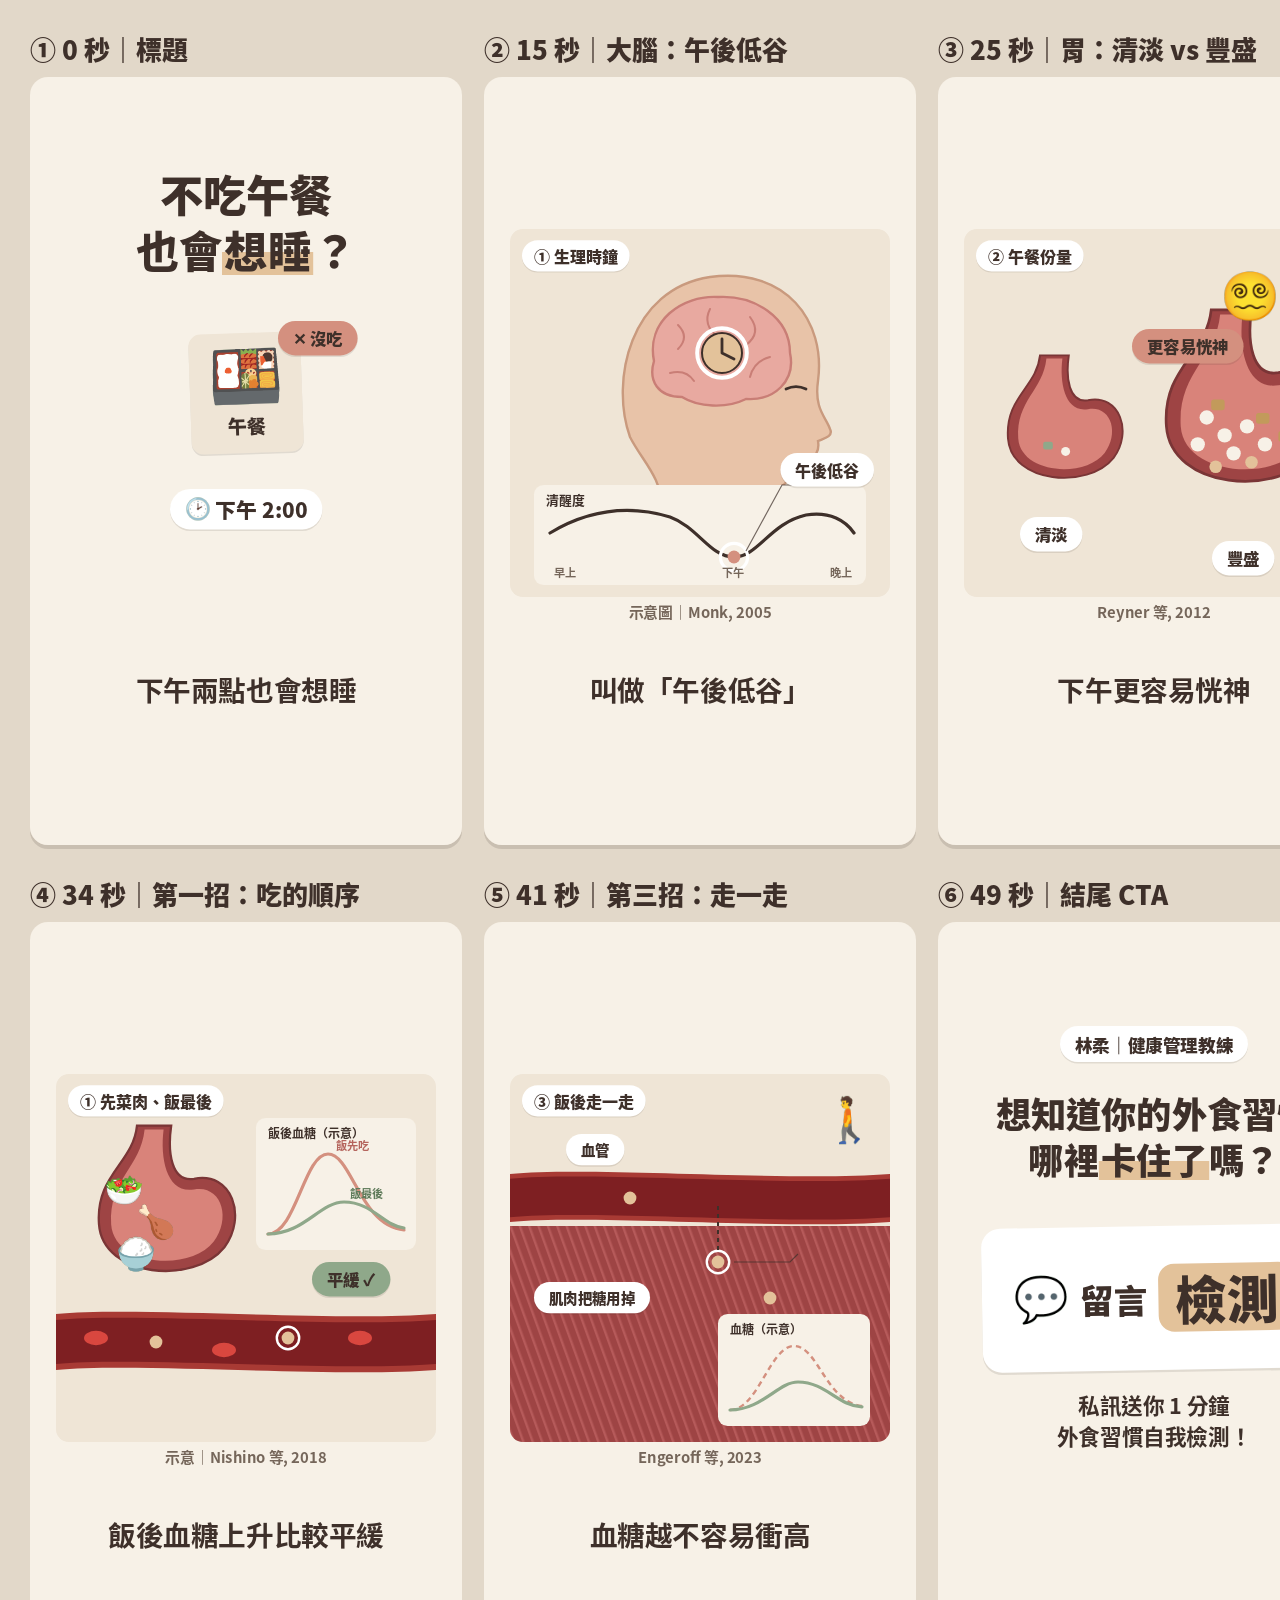
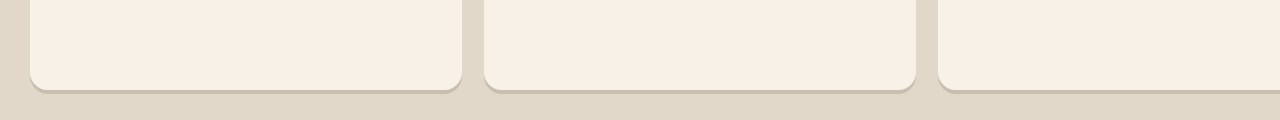
<file: projects/lunch-sleepy/storyboard/frames.html>
<!doctype html>
<html lang="zh-Hant"><head><meta charset="utf-8">
<style>
@font-face{font-family:"Noto Sans TC";font-weight:400;src:url("../../../fonts/NotoSansTC-Regular.otf")}
@font-face{font-family:"Noto Sans TC";font-weight:700;src:url("../../../fonts/NotoSansTC-Bold.otf")}
@font-face{font-family:"Noto Sans TC";font-weight:900;src:url("../../../fonts/NotoSansTC-Black.otf")}
@font-face{font-family:"Noto Color Emoji";src:url("../../../fonts/NotoColorEmoji.ttf")}
:root{--bg:#F7F1E7;--ink:#3E302A;--r1:#D4907F;--r2:#C29A5B;--r3:#E3C29A;--r4:#8FA88A;--muted:#75665A;--hi:#FFFFFF;--card:#EFE5D6}
*{margin:0;padding:0;box-sizing:border-box}
body{background:#E2D8C9;font-family:"Noto Sans TC","Noto Color Emoji",sans-serif;color:var(--ink);padding:30px;width:1420px}
.grid{display:grid;grid-template-columns:repeat(3,432px);gap:30px 22px}
.cell h3{font-size:26px;margin-bottom:10px;font-weight:900}
.wrap{width:432px;height:768px;overflow:hidden;border-radius:18px;box-shadow:0 4px 0 rgba(62,48,42,.15)}
.f{width:1080px;height:1920px;transform:scale(.4);transform-origin:0 0;background:var(--bg);position:relative;overflow:hidden}
.abs{position:absolute}
.emo{font-family:"Noto Color Emoji";line-height:1}
.title{left:65px;right:65px;top:220px;font-size:108px;font-weight:900;line-height:1.3;text-align:center}
.hl{background:linear-gradient(transparent 55%,var(--r3) 55%,var(--r3) 92%,transparent 92%);padding:0 6px}
.pill{display:inline-flex;align-items:center;gap:12px;white-space:nowrap;background:var(--hi);color:var(--ink);border-radius:999px;padding:13px 37px;font-size:41px;font-weight:900;box-shadow:0 4px 0 rgba(62,48,42,.12)}
.xcard{left:65px;top:380px;width:950px;height:920px;border-radius:32px;background:var(--card);overflow:hidden}
.tag{left:30px;top:28px;background:var(--hi);border-radius:999px;padding:10px 30px;font-size:40px;font-weight:900;box-shadow:0 3px 0 rgba(62,48,42,.12)}
.fn{left:76px;right:76px;top:1310px;text-align:center;font-size:37px;font-weight:700;color:var(--muted)}
.cap{left:76px;right:76px;top:1375px;height:205px;display:flex;align-items:flex-end;justify-content:center;font-size:69px;font-weight:700;text-align:center}
.lbl{font:700 36px "Noto Sans TC";fill:var(--ink)}
.lead{stroke:var(--ink);stroke-opacity:.7;stroke-width:3;fill:none}
.chip{width:200px;height:220px;border-radius:30px;display:flex;flex-direction:column;align-items:center;justify-content:center;gap:12px;font-size:40px;font-weight:700;box-shadow:0 4px 0 rgba(62,48,42,.12)}
</style></head><body><div class="grid">

<!-- 1 標題 -->
<div class="cell"><h3>① 0 秒｜標題</h3><div class="wrap"><div class="f">
  <h1 class="abs title">不吃午餐<br>也會<span class="hl">想睡</span>？</h1>
  <div class="abs chip" style="left:400px;top:640px;width:280px;height:300px;background:var(--card);transform:rotate(-2deg)"><span class="emo" style="font-size:150px">🍱</span><span style="font-size:48px;font-weight:900">午餐</span></div>
  <div class="abs pill" style="left:620px;top:610px;background:var(--r1)">✕ 沒吃</div>
  <div class="abs" style="left:0;right:0;top:1030px;text-align:center"><span class="pill" style="font-size:52px"><span class="emo">🕑</span> 下午 2:00</span></div>
  <div class="abs cap">下午兩點也會想睡</div>
</div></div></div>

<!-- 2 大腦 -->
<div class="cell"><h3>② 15 秒｜大腦：午後低谷</h3><div class="wrap"><div class="f">
  <div class="abs xcard">
    <svg width="950" height="920" viewBox="0 0 950 920">
      <!-- 頭部側面 -->
      <path d="M300 520 C 250 380, 300 150, 500 120 C 690 95, 790 230, 770 380 C 760 450, 790 470, 800 500 C 810 520, 780 525, 770 530 C 775 560, 760 570, 750 575 C 760 600, 740 620, 700 615 C 690 650, 650 660, 600 650 L 590 700 L 380 700 C 380 620, 330 580, 300 520 Z" fill="#E8C3A8" stroke="#C99A7E" stroke-width="6"/>
      <!-- 大腦 -->
      <path d="M360 330 C 340 230, 430 165, 520 170 C 610 165, 700 220, 700 310 C 715 380, 660 430, 590 425 C 540 450, 470 445, 430 420 C 370 420, 345 380, 360 330 Z" fill="#E8A9A0" stroke="#C97E76" stroke-width="6"/>
      <g stroke="#C97E76" stroke-width="5" fill="none" stroke-linecap="round">
        <path d="M420 240 q 30 30 0 60"/><path d="M500 200 q -20 40 20 70 t 0 60"/><path d="M600 220 q 30 40 -10 70"/><path d="M650 320 q -40 10 -50 50"/><path d="M400 360 q 40 -10 60 20"/>
      </g>
      <!-- 主角：時鐘 -->
      <circle cx="530" cy="310" r="62" fill="none" stroke="#fff" stroke-width="10"/>
      <circle cx="530" cy="310" r="50" fill="#E3C29A" stroke="#3E302A" stroke-width="5"/>
      <path d="M530 310 L 530 275 M530 310 L 560 325" stroke="#3E302A" stroke-width="7" stroke-linecap="round"/>
      <!-- 閉一半的眼睛 -->
      <path d="M690 400 q 25 -12 50 0" stroke="#3E302A" stroke-width="7" fill="none" stroke-linecap="round"/>
      <!-- 清醒度曲線 -->
      <rect x="60" y="640" width="830" height="250" rx="24" fill="#F7F1E7"/>
      <text class="lbl" x="90" y="690" style="font-size:32px">清醒度</text>
      <path d="M100 760 C 200 700, 300 690, 400 720 C 470 745, 500 820, 560 820 C 620 820, 650 735, 740 715 C 800 705, 840 730, 860 760" stroke="#3E302A" stroke-width="8" fill="none" stroke-linecap="round"/>
      <circle cx="560" cy="820" r="34" fill="none" stroke="#fff" stroke-width="8"/>
      <circle cx="560" cy="820" r="16" fill="#D4907F"/>
      <text class="lbl" x="110" y="870" style="font-size:28px;fill:#75665A">早上</text>
      <text class="lbl" x="530" y="870" style="font-size:28px;fill:#75665A">下午</text>
      <text class="lbl" x="800" y="870" style="font-size:28px;fill:#75665A">晚上</text>
      <path class="lead" d="M590 805 L 680 640 L 820 640"/>
    </svg>
    <div class="abs tag">① 生理時鐘</div>
    <div class="abs pill" style="right:40px;top:560px;font-size:40px">午後低谷</div>
  </div>
  <div class="abs fn">示意圖｜Monk, 2005</div>
  <div class="abs cap">叫做「午後低谷」</div>
</div></div></div>

<!-- 3 胃 ×2 -->
<div class="cell"><h3>③ 25 秒｜胃：清淡 vs 豐盛</h3><div class="wrap"><div class="f">
  <div class="abs xcard">
    <svg width="950" height="920" viewBox="0 0 950 920">
      <defs><g id="stom">
        <path d="M150 20 C 140 120, 40 150, 50 280 C 60 420, 300 440, 380 340 C 440 260, 400 140, 300 160 C 240 170, 230 90, 240 20 Z" fill="#9E4444" stroke="#7A3536" stroke-width="6"/>
        <path d="M170 30 C 160 130, 75 160, 82 280 C 90 390, 290 405, 352 325 C 400 260, 370 175, 300 188 C 230 200, 210 110, 220 30 Z" fill="#D9837A"/>
      </g></defs>
      <g transform="translate(70 300) scale(.8)"><use href="#stom"/>
        <rect x="160" y="290" width="30" height="24" rx="6" fill="#8FA88A"/><circle cx="230" cy="320" r="14" fill="#F7F1E7"/></g>
      <g transform="translate(450 180) scale(1.12)"><use href="#stom"/>
        <g fill="#F7F1E7"><circle cx="140" cy="260" r="16"/><circle cx="180" cy="300" r="16"/><circle cx="230" cy="280" r="16"/><circle cx="200" cy="340" r="16"/><circle cx="270" cy="320" r="16"/><circle cx="120" cy="320" r="16"/></g>
        <g fill="#C29A5B"><rect x="150" y="220" width="30" height="24" rx="6"/><rect x="250" y="250" width="30" height="24" rx="6"/><rect x="300" y="290" width="30" height="24" rx="6"/></g>
        <circle cx="160" cy="370" r="14" fill="#E3C29A"/><circle cx="240" cy="360" r="14" fill="#E3C29A"/></g>
    </svg>
    <div class="abs tag">② 午餐份量</div>
    <div class="abs pill" style="left:140px;top:720px">清淡</div>
    <div class="abs pill" style="left:620px;top:780px">豐盛</div>
    <div class="abs emo" style="left:640px;top:110px;font-size:120px">😵‍💫</div>
    <div class="abs pill" style="left:420px;top:250px;background:var(--r1)">更容易恍神</div>
  </div>
  <div class="abs fn">Reyner 等, 2012</div>
  <div class="abs cap">下午更容易恍神</div>
</div></div></div>

<!-- 4 胃＋血管 -->
<div class="cell"><h3>④ 34 秒｜第一招：吃的順序</h3><div class="wrap"><div class="f">
  <div class="abs xcard">
    <svg width="950" height="920" viewBox="0 0 950 920">
      <g transform="translate(60 110) scale(.95)">
        <path d="M150 20 C 140 120, 40 150, 50 280 C 60 420, 300 440, 380 340 C 440 260, 400 140, 300 160 C 240 170, 230 90, 240 20 Z" fill="#9E4444" stroke="#7A3536" stroke-width="6"/>
        <path d="M170 30 C 160 130, 75 160, 82 280 C 90 390, 290 405, 352 325 C 400 260, 370 175, 300 188 C 230 200, 210 110, 220 30 Z" fill="#D9837A"/>
      </g>
      <!-- 血管 -->
      <path d="M0 600 C 200 580, 700 620, 950 600 L 950 740 C 700 760, 200 720, 0 740 Z" fill="#A83A34"/>
      <path d="M0 615 C 200 595, 700 635, 950 615 L 950 725 C 700 745, 200 705, 0 725 Z" fill="#7E1F22"/>
      <g fill="#D9473F"><ellipse cx="100" cy="660" rx="30" ry="18"/><ellipse cx="420" cy="690" rx="30" ry="18"/><ellipse cx="760" cy="660" rx="30" ry="18"/></g>
      <g fill="#E3C29A"><circle cx="250" cy="670" r="16"/><circle cx="580" cy="660" r="16"/></g>
      <circle cx="580" cy="660" r="28" fill="none" stroke="#fff" stroke-width="6"/>
      <!-- 小圖 -->
      <rect x="500" y="110" width="400" height="330" rx="24" fill="#F7F1E7"/>
      <text class="lbl" x="530" y="160" style="font-size:30px">飯後血糖（示意）</text>
      <path d="M530 400 C 600 400, 620 200, 680 200 C 740 200, 760 380, 870 390" stroke="#D4907F" stroke-width="8" fill="none" stroke-linecap="round"/>
      <path d="M530 400 C 620 400, 660 320, 720 320 C 790 320, 820 380, 870 385" stroke="#8FA88A" stroke-width="8" fill="none" stroke-linecap="round"/>
      <text class="lbl" x="700" y="190" style="font-size:28px;fill:#B5655D">飯先吃</text>
      <text class="lbl" x="735" y="310" style="font-size:28px;fill:#5E7A59">飯最後</text>
    </svg>
    <div class="abs tag">① 先菜肉、飯最後</div>
    <div class="abs emo" style="left:120px;top:250px;font-size:80px">🥗</div>
    <div class="abs emo" style="left:200px;top:330px;font-size:80px">🍗</div>
    <div class="abs emo" style="left:150px;top:410px;font-size:80px">🍚</div>
    <div class="abs pill" style="left:640px;top:470px;background:var(--r4)">平緩 ✓</div>
  </div>
  <div class="abs fn">示意｜Nishino 等, 2018</div>
  <div class="abs cap">飯後血糖上升比較平緩</div>
</div></div></div>

<!-- 5 肌肉 -->
<div class="cell"><h3>⑤ 41 秒｜第三招：走一走</h3><div class="wrap"><div class="f">
  <div class="abs xcard">
    <svg width="950" height="920" viewBox="0 0 950 920">
      <defs><pattern id="mus" width="22" height="22" patternUnits="userSpaceOnUse" patternTransform="rotate(-20)"><rect width="22" height="22" fill="#9E4444"/><rect width="6" height="22" fill="#B65A5A"/></pattern></defs>
      <rect x="0" y="380" width="950" height="540" fill="url(#mus)"/>
      <path d="M0 250 C 200 230, 700 270, 950 250 L 950 370 C 700 390, 200 350, 0 370 Z" fill="#A83A34"/>
      <path d="M0 262 C 200 242, 700 282, 950 262 L 950 358 C 700 378, 200 338, 0 358 Z" fill="#7E1F22"/>
      <g fill="#E3C29A"><circle cx="300" cy="310" r="16"/><circle cx="520" cy="470" r="16"/><circle cx="650" cy="560" r="16"/></g>
      <circle cx="520" cy="470" r="28" fill="none" stroke="#fff" stroke-width="6"/>
      <path d="M520 330 L 520 440" stroke="#3E302A" stroke-width="5" stroke-dasharray="10 10"/>
      <path class="lead" d="M560 470 L 700 470 L 720 450"/>
      <rect x="520" y="600" width="380" height="280" rx="24" fill="#F7F1E7"/>
      <text class="lbl" x="550" y="650" style="font-size:30px">血糖（示意）</text>
      <path d="M550 840 C 620 840, 650 680, 710 680 C 770 680, 790 820, 880 830" stroke="#D4907F" stroke-width="6" stroke-dasharray="14 10" fill="none"/>
      <path d="M550 840 C 630 840, 670 770, 720 770 C 790 770, 820 830, 880 832" stroke="#8FA88A" stroke-width="8" fill="none" stroke-linecap="round"/>
    </svg>
    <div class="abs tag">③ 飯後走一走</div>
    <div class="abs emo" style="left:780px;top:60px;font-size:110px">🚶</div>
    <div class="abs pill" style="left:140px;top:150px;font-size:36px">血管</div>
    <div class="abs pill" style="left:60px;top:520px;font-size:36px">肌肉把糖用掉</div>
  </div>
  <div class="abs fn">Engeroff 等, 2023</div>
  <div class="abs cap">血糖越不容易衝高</div>
</div></div></div>

<!-- 6 CTA -->
<div class="cell"><h3>⑥ 49 秒｜結尾 CTA</h3><div class="wrap"><div class="f">
  <div class="abs" style="left:0;right:0;top:260px;text-align:center"><span class="pill" style="font-size:44px">林柔｜健康管理教練</span></div>
  <div class="abs" style="left:65px;right:65px;top:420px;text-align:center;font-size:88px;font-weight:900;line-height:1.3">想知道你的外食習慣<br>哪裡<span class="hl">卡住了</span>嗎？</div>
  <div class="abs" style="left:110px;top:760px;width:860px;height:360px;border-radius:48px;background:var(--hi);display:flex;align-items:center;justify-content:center;gap:28px;box-shadow:0 6px 0 rgba(62,48,42,.12);transform:rotate(-1deg)">
    <span class="emo" style="font-size:110px">💬</span><span style="font-size:84px;font-weight:900">留言</span>
    <span style="background:var(--r3);border-radius:40px;padding:10px 40px;font-size:130px;font-weight:900;line-height:1.15">檢測</span>
  </div>
  <div class="abs" style="left:65px;right:65px;top:1170px;text-align:center;font-size:54px;font-weight:700;line-height:1.4">私訊送你 1 分鐘<br>外食習慣自我檢測！</div>
</div></div></div>

</div></body></html>
</file>
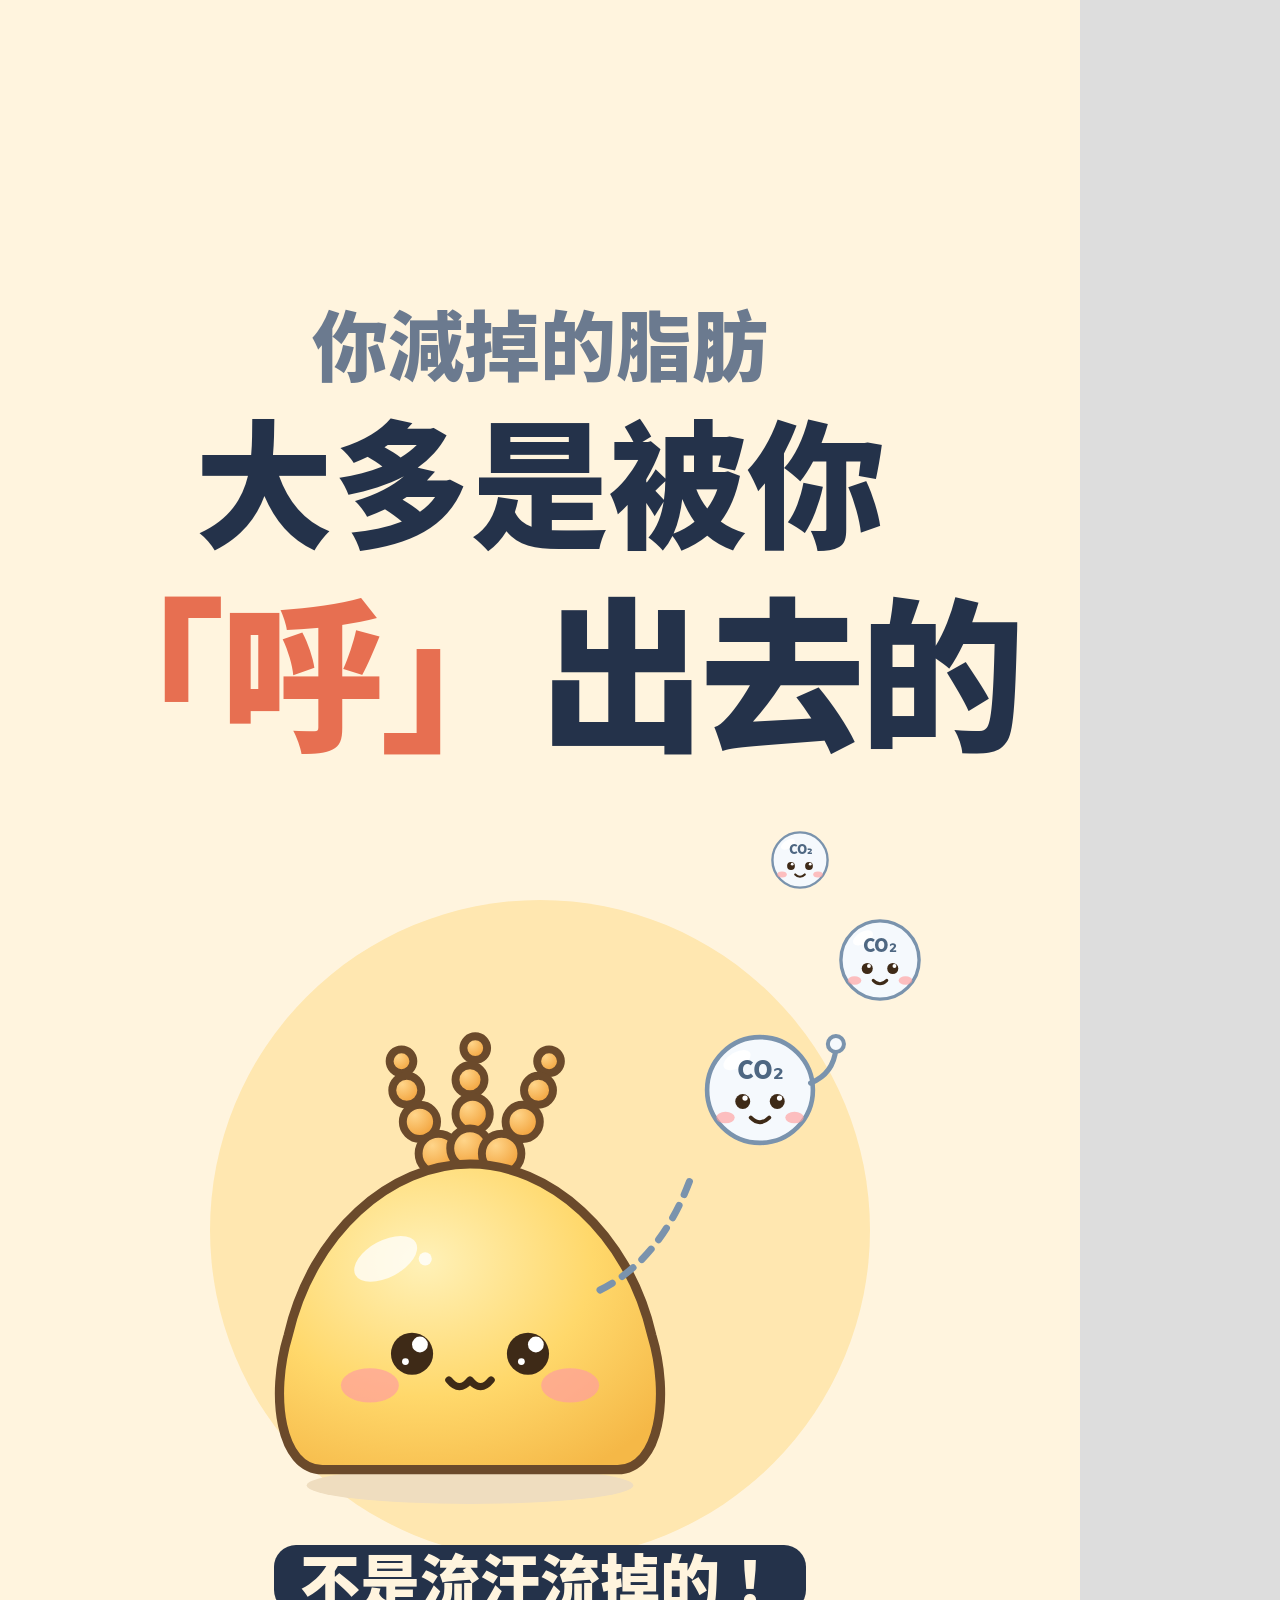
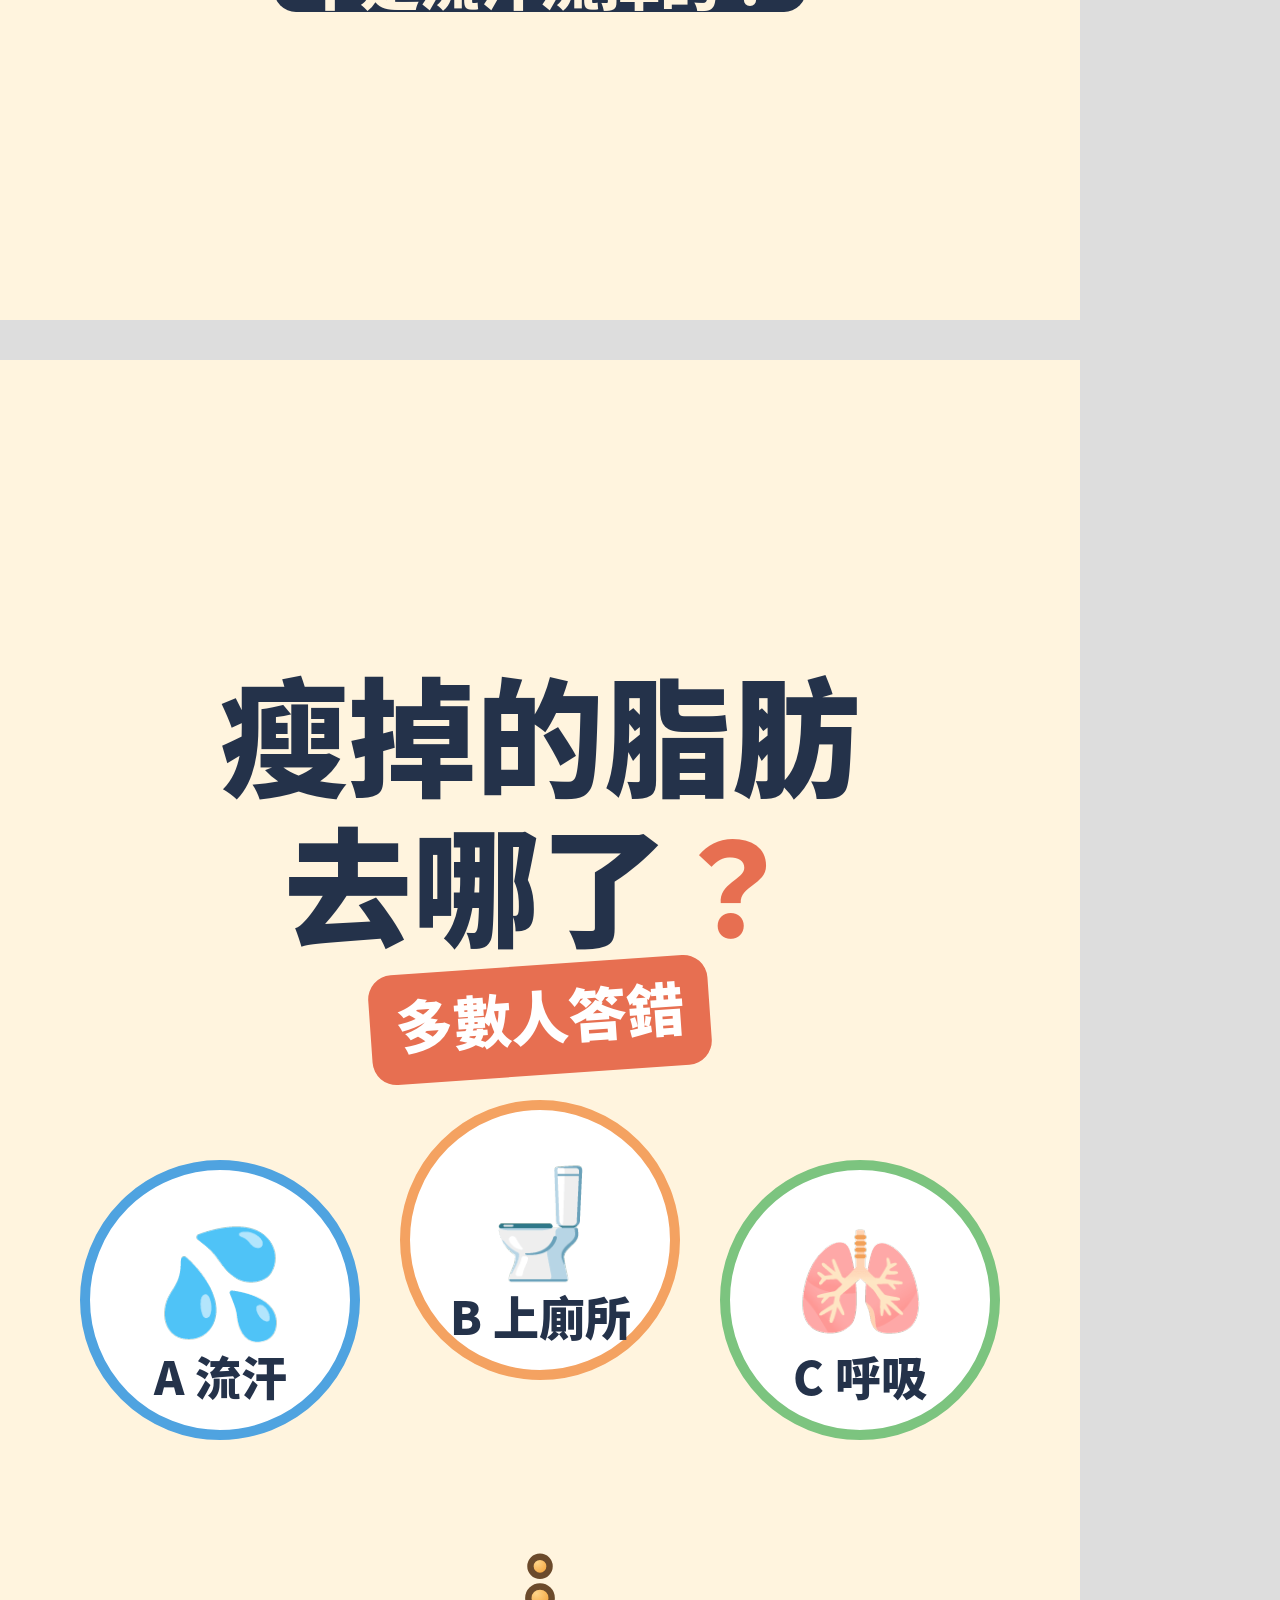
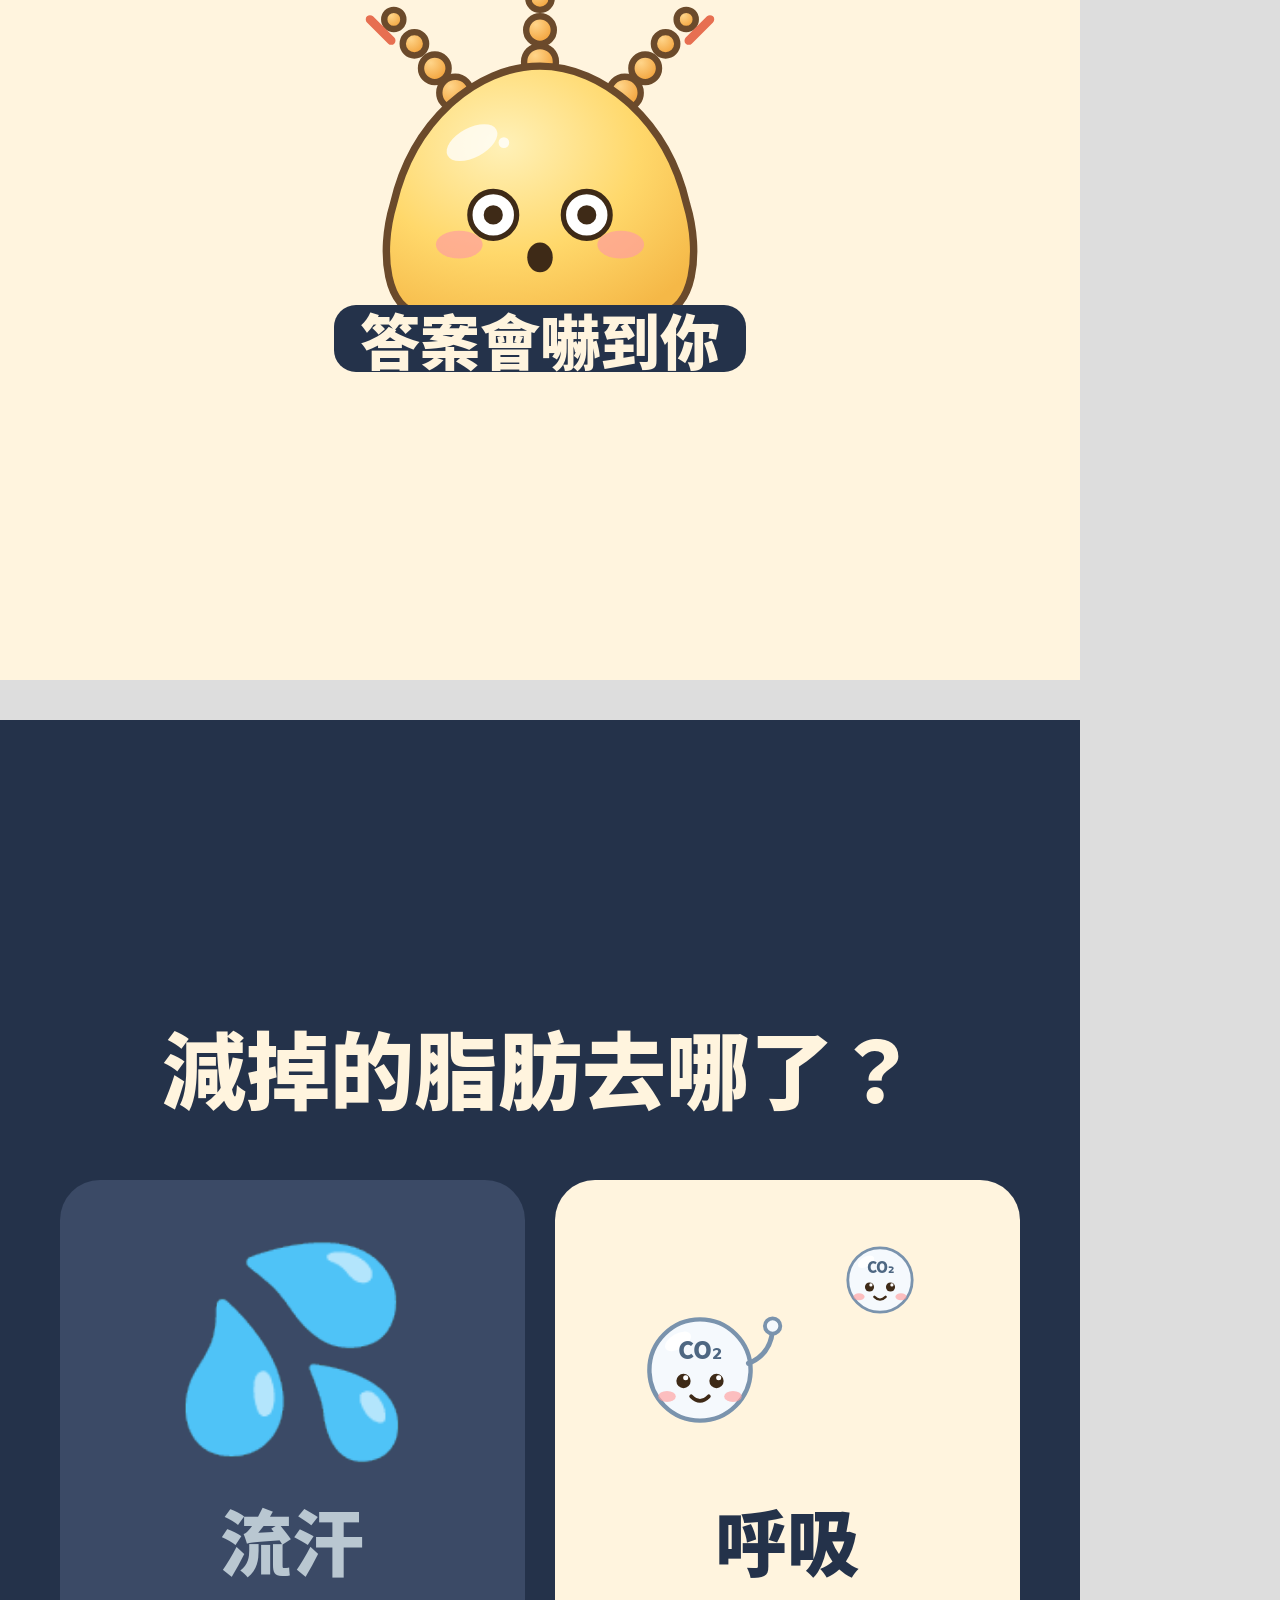
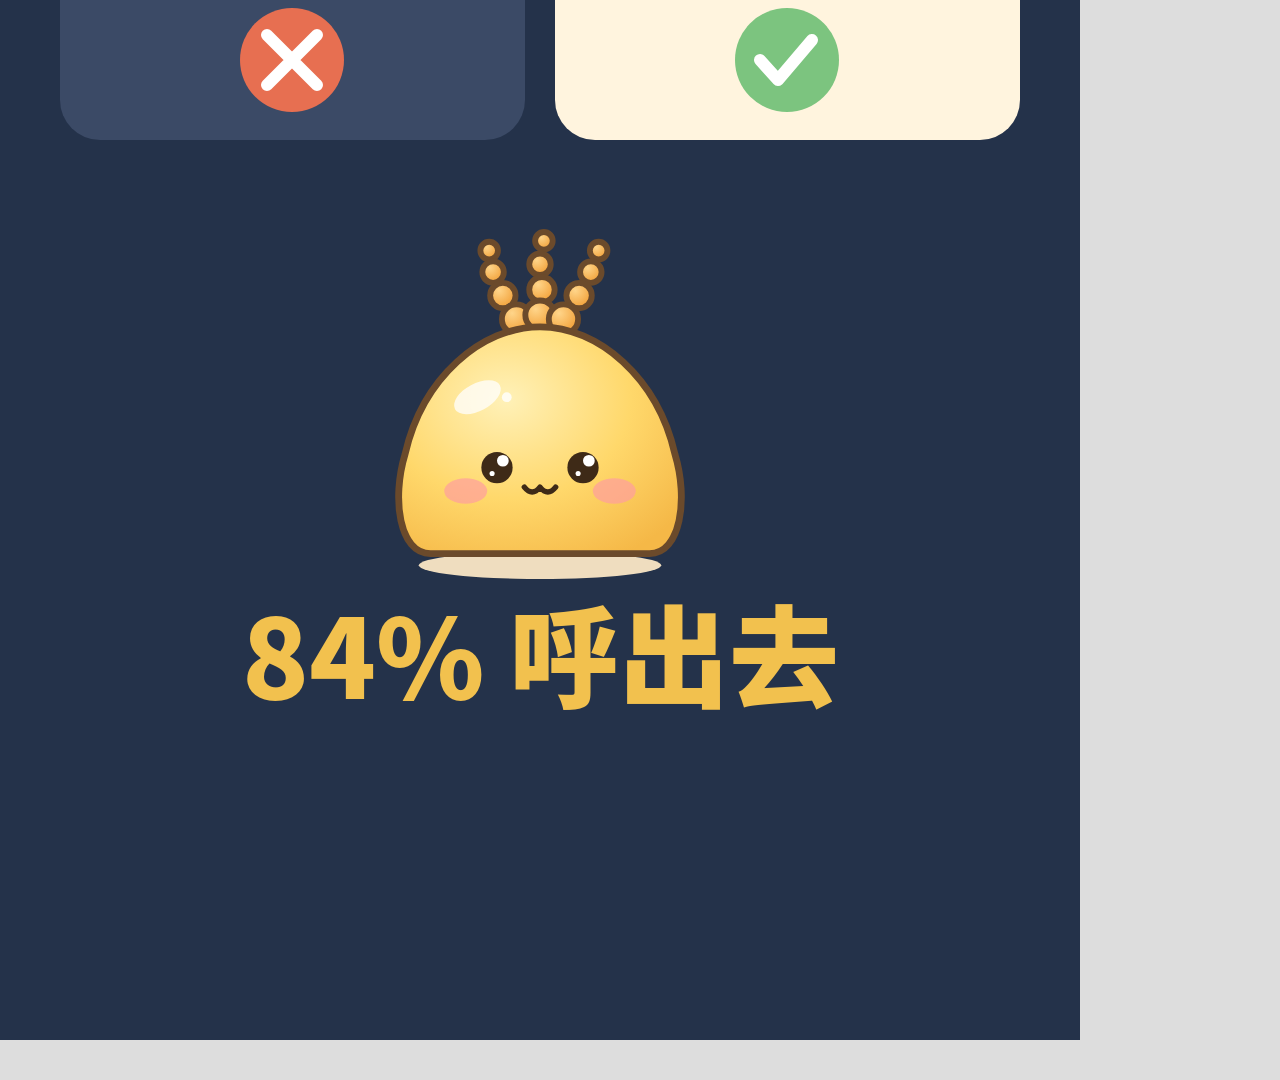
<file: projects/where-does-fat-go/storyboard/covers/covers.html>
<!doctype html>
<html lang="zh-Hant">
<head>
<meta charset="UTF-8" />
<title>封面樣張</title>
<style>
  @font-face { font-family: "Noto Sans TC"; font-weight: 700; src: url("../../../../fonts/NotoSansTC-Bold.otf"); }
  @font-face { font-family: "Noto Sans TC"; font-weight: 900; src: url("../../../../fonts/NotoSansTC-Black.otf"); }
  @font-face { font-family: "Noto Color Emoji"; src: url("../../../../fonts/NotoColorEmoji.ttf"); }
  * { margin: 0; padding: 0; box-sizing: border-box; }
  body { background: #ddd; font-family: "Noto Sans TC", "Noto Color Emoji", sans-serif; color: #24324A; }
  .frame { position: relative; width: 1080px; height: 1920px; overflow: hidden; margin-bottom: 40px; }
  .frame svg.art { position: absolute; left: 0; top: 0; }
  text { font-family: "Noto Sans TC", "Noto Color Emoji", sans-serif; }
  .emo { font-family: "Noto Color Emoji", sans-serif; }
  .t { position: absolute; left: 60px; right: 60px; text-align: center; font-weight: 900; line-height: 1.12; }
  .hl { color: #E76F51; }
  .mark { display: inline-block; background: #24324A; color: #FFF4DE; border-radius: 22px; padding: 0 26px; }
</style>
</head>
<body>
<svg width="0" height="0" style="position:absolute">
  <defs>
    <radialGradient id="bodyA" cx="0.38" cy="0.32" r="0.8"><stop offset="0" stop-color="#FFF1B8"/><stop offset="0.55" stop-color="#FFD86B"/><stop offset="1" stop-color="#F5B847"/></radialGradient><radialGradient id="beadA" cx="0.35" cy="0.3" r="0.8"><stop offset="0" stop-color="#FFD58A"/><stop offset="1" stop-color="#F09A2E"/></radialGradient>
    <radialGradient id="mochi" cx="40%" cy="25%" r="85%"><stop offset="0" stop-color="#FFF6D8"/><stop offset=".55" stop-color="#FBE2A0"/><stop offset="1" stop-color="#F2C46E"/></radialGradient>
    <g id="yy"><g transform="scale(1.7) translate(-100,-115)"><ellipse cx="100" cy="174" rx="62" ry="7" fill="#EFDDBF"/><g fill="url(#beadA)" stroke="#6B4A2B" stroke-width="3"><circle cx="74" cy="13" r="4.5"/><circle cx="76" cy="24" r="5.5"/><circle cx="81" cy="36" r="6.5"/><circle cx="88" cy="48" r="7.5"/><circle cx="102" cy="8" r="4.5"/><circle cx="100" cy="20" r="5.5"/><circle cx="101" cy="33" r="6.5"/><circle cx="100" cy="46" r="7.5"/><circle cx="130" cy="13" r="4.5"/><circle cx="126" cy="24" r="5.5"/><circle cx="120" cy="36" r="6.5"/><circle cx="112" cy="48" r="7.5"/></g><path d="M44 168 C 28 168 24 140 31 117 C 40 78 70 52 100 52 C 130 52 160 78 169 117 C 176 140 172 168 156 168 Z" fill="url(#bodyA)" stroke="#6B4A2B" stroke-width="3.5" stroke-linejoin="round"/><ellipse cx="68" cy="88" rx="13" ry="7" fill="#FFFFFF" opacity="0.75" transform="rotate(-28 68 88)"/><circle cx="83" cy="88" r="2.5" fill="#FFFFFF" opacity="0.8"/><ellipse cx="62" cy="136" rx="11" ry="6.5" fill="#FF9E9E" opacity="0.7"/><ellipse cx="138" cy="136" rx="11" ry="6.5" fill="#FF9E9E" opacity="0.7"/><circle cx="78" cy="124" r="8" fill="#3E2A17"/><circle cx="122" cy="124" r="8" fill="#3E2A17"/><circle cx="81" cy="120.5" r="3" fill="#FFFFFF"/><circle cx="125" cy="120.5" r="3" fill="#FFFFFF"/><circle cx="75.5" cy="127" r="1.3" fill="#FFFFFF"/><circle cx="119.5" cy="127" r="1.3" fill="#FFFFFF"/><path d="M92 134 q4 5 8 0 q4 5 8 0" fill="none" stroke="#3E2A17" stroke-width="2.8" stroke-linecap="round" stroke-linejoin="round"/></g></g>
    <g id="yy-walk"><g transform="translate(0,90) scale(1.12,.86) translate(0,-90)"><g transform="scale(1.7) translate(-100,-115)"><ellipse cx="100" cy="174" rx="62" ry="7" fill="#EFDDBF"/><g fill="url(#beadA)" stroke="#6B4A2B" stroke-width="3"><circle cx="74" cy="13" r="4.5"/><circle cx="76" cy="24" r="5.5"/><circle cx="81" cy="36" r="6.5"/><circle cx="88" cy="48" r="7.5"/><circle cx="102" cy="8" r="4.5"/><circle cx="100" cy="20" r="5.5"/><circle cx="101" cy="33" r="6.5"/><circle cx="100" cy="46" r="7.5"/><circle cx="130" cy="13" r="4.5"/><circle cx="126" cy="24" r="5.5"/><circle cx="120" cy="36" r="6.5"/><circle cx="112" cy="48" r="7.5"/></g><path d="M44 168 C 28 168 24 140 31 117 C 40 78 70 52 100 52 C 130 52 160 78 169 117 C 176 140 172 168 156 168 Z" fill="url(#bodyA)" stroke="#6B4A2B" stroke-width="3.5" stroke-linejoin="round"/><ellipse cx="68" cy="88" rx="13" ry="7" fill="#FFFFFF" opacity="0.75" transform="rotate(-28 68 88)"/><circle cx="83" cy="88" r="2.5" fill="#FFFFFF" opacity="0.8"/><ellipse cx="62" cy="136" rx="11" ry="6.5" fill="#FF9E9E" opacity="0.7"/><ellipse cx="138" cy="136" rx="11" ry="6.5" fill="#FF9E9E" opacity="0.7"/><circle cx="78" cy="124" r="8" fill="#3E2A17"/><circle cx="122" cy="124" r="8" fill="#3E2A17"/><circle cx="81" cy="120.5" r="3" fill="#FFFFFF"/><circle cx="125" cy="120.5" r="3" fill="#FFFFFF"/><circle cx="75.5" cy="127" r="1.3" fill="#FFFFFF"/><circle cx="119.5" cy="127" r="1.3" fill="#FFFFFF"/><path d="M92 134 q4 5 8 0 q4 5 8 0" fill="none" stroke="#3E2A17" stroke-width="2.8" stroke-linecap="round" stroke-linejoin="round"/></g></g></g>
    <g id="yy-sleep"><g transform="scale(1.7) translate(-100,-115)"><ellipse cx="100" cy="174" rx="68" ry="7" fill="#E1DCEF"/><g fill="url(#beadA)" stroke="#6B4A2B" stroke-width="3"><circle cx="110" cy="66" r="7.5"/><circle cx="124" cy="62" r="6.5"/><circle cx="137" cy="62" r="5.5"/><circle cx="148" cy="66" r="4.5"/><circle cx="114" cy="74" r="7.5"/><circle cx="129" cy="74" r="6.5"/><circle cx="142" cy="77" r="5.5"/><circle cx="152" cy="82" r="4.5"/><circle cx="116" cy="84" r="7.5"/><circle cx="130" cy="88" r="6.5"/><circle cx="141" cy="94" r="5.5"/><circle cx="149" cy="101" r="4.5"/></g><path d="M38 168 C 22 168 18 146 26 128 C 36 98 68 74 100 74 C 132 74 164 98 174 128 C 182 146 178 168 162 168 Z" fill="url(#bodyA)" stroke="#6B4A2B" stroke-width="3.5" stroke-linejoin="round"/><ellipse cx="62" cy="104" rx="13" ry="6" fill="#FFFFFF" opacity="0.75" transform="rotate(-22 62 104)"/><ellipse cx="60" cy="142" rx="11" ry="6" fill="#FF9E9E" opacity="0.7"/><ellipse cx="140" cy="142" rx="11" ry="6" fill="#FF9E9E" opacity="0.7"/><path d="M68 132 q9 7 18 0" fill="none" stroke="#3E2A17" stroke-width="3" stroke-linecap="round"/><path d="M114 132 q9 7 18 0" fill="none" stroke="#3E2A17" stroke-width="3" stroke-linecap="round"/><path d="M95 146 q5 3 10 0" fill="none" stroke="#3E2A17" stroke-width="2.6" stroke-linecap="round"/><circle cx="146" cy="128" r="13" fill="#E6F4FF" stroke="#7A93AD" stroke-width="2.5" opacity="0.95"/><ellipse cx="141" cy="123" rx="4" ry="2.5" fill="#FFFFFF"/><text x="46" y="58" font-size="22" font-weight="700" fill="#6B6FA8">z</text><text x="28" y="38" font-size="16" font-weight="700" fill="#8E91C0">z</text></g></g>
    <g id="yy-shock"><g transform="scale(1.7) translate(-100,-115)"><ellipse cx="100" cy="174" rx="62" ry="7" fill="#EFDDBF"/><g fill="url(#beadA)" stroke="#6B4A2B" stroke-width="3"><circle cx="60.1" cy="64.5" r="7.5"/><circle cx="50.5" cy="53.0" r="6.5"/><circle cx="40.9" cy="41.5" r="5.5"/><circle cx="31.2" cy="30.0" r="4.5"/><circle cx="100.0" cy="50.0" r="7.5"/><circle cx="100.0" cy="35.0" r="6.5"/><circle cx="100.0" cy="20.0" r="5.5"/><circle cx="100.0" cy="5.0" r="4.5"/><circle cx="139.9" cy="64.5" r="7.5"/><circle cx="149.5" cy="53.0" r="6.5"/><circle cx="159.1" cy="41.5" r="5.5"/><circle cx="168.8" cy="30.0" r="4.5"/></g><path d="M44 168 C 28 168 24 140 31 117 C 40 78 70 52 100 52 C 130 52 160 78 169 117 C 176 140 172 168 156 168 Z" fill="url(#bodyA)" stroke="#6B4A2B" stroke-width="3.5" stroke-linejoin="round"/><ellipse cx="68" cy="88" rx="13" ry="7" fill="#FFFFFF" opacity="0.75" transform="rotate(-28 68 88)"/><circle cx="83" cy="88" r="2.5" fill="#FFFFFF" opacity="0.8"/><ellipse cx="62" cy="136" rx="11" ry="6.5" fill="#FF9E9E" opacity="0.7"/><ellipse cx="138" cy="136" rx="11" ry="6.5" fill="#FF9E9E" opacity="0.7"/><circle cx="78" cy="122" r="11" fill="#fff" stroke="#3E2A17" stroke-width="2.5"/><circle cx="122" cy="122" r="11" fill="#fff" stroke="#3E2A17" stroke-width="2.5"/><circle cx="78" cy="122" r="4.5" fill="#3E2A17"/><circle cx="122" cy="122" r="4.5" fill="#3E2A17"/><ellipse cx="100" cy="142" rx="6" ry="7" fill="#3E2A17"/><path d="M30,40 l-10,-10 M170,40 l10,-10" stroke="#E76F51" stroke-width="4" stroke-linecap="round"/></g></g>
    <!-- 甘油寶寶 -->
    <g id="gly"><g transform="scale(.95) translate(-100,-115)"><path d="M44 168 C 28 168 24 140 31 117 C 40 78 70 52 100 52 C 130 52 160 78 169 117 C 176 140 172 168 156 168 Z" fill="url(#bodyA)" stroke="#6B4A2B" stroke-width="5.5" stroke-linejoin="round"/><ellipse cx="68" cy="88" rx="13" ry="7" fill="#FFFFFF" opacity="0.75" transform="rotate(-28 68 88)"/><ellipse cx="62" cy="136" rx="11" ry="6.5" fill="#FF9E9E" opacity="0.7"/><ellipse cx="138" cy="136" rx="11" ry="6.5" fill="#FF9E9E" opacity="0.7"/><circle cx="78" cy="122" r="9" fill="#3E2A17"/><circle cx="122" cy="122" r="9" fill="#3E2A17"/><circle cx="81" cy="118" r="3.5" fill="#FFFFFF"/><circle cx="125" cy="118" r="3.5" fill="#FFFFFF"/><ellipse cx="100" cy="140" rx="6" ry="7" fill="#3E2A17"/></g></g>
    <!-- 脂肪酸毛毛蟲（頭在 0,0，往右延伸約 160） -->
    <g id="fa"><g transform="scale(2)"><g stroke="#6B4A2B" stroke-width="2.6" fill="url(#beadA)"><circle cx="68" cy="0" r="5"/><circle cx="54" cy="-4" r="6"/><circle cx="38" cy="0" r="7"/><circle cx="20" cy="-4" r="8"/><circle cx="0" cy="0" r="11"/></g><circle cx="-5" cy="-2" r="2.4" fill="#3E2A17"/><circle cx="4" cy="-2" r="2.4" fill="#3E2A17"/><circle cx="-8" cy="5" r="2.6" fill="#FF9E9E" opacity=".8"/><circle cx="7" cy="5" r="2.6" fill="#FF9E9E" opacity=".8"/></g></g>
    <!-- 阿肥（女性）：腳底在 (0,0) -->
    <g id="af">
      <rect x="-50" y="-115" width="40" height="115" rx="18" fill="#3D4F7A"/><rect x="10" y="-115" width="40" height="115" rx="18" fill="#3D4F7A"/>
      <ellipse cx="-34" cy="-6" rx="34" ry="16" fill="#FF7A6B"/><ellipse cx="34" cy="-6" rx="34" ry="16" fill="#FF7A6B"/>
      <path d="M-84,-105 Q-100,-200 -72,-292 Q0,-318 72,-292 Q100,-200 84,-105 Q0,-88 -84,-105 Z" fill="#FF9FA8" stroke="#F27C89" stroke-width="5"/>
      <path d="M-30,-300 L0,-262 L30,-300 Z" fill="#fff"/>
      <path d="M-22,-292 L-6,-200 M22,-292 L6,-200" stroke="#4FA3E0" stroke-width="6"/>
      <rect x="-26" y="-205" width="52" height="64" rx="8" fill="#fff" stroke="#4FA3E0" stroke-width="4"/>
      <circle cx="0" cy="-185" r="10" fill="#FFD9BF"/><rect x="-16" y="-168" width="32" height="6" rx="3" fill="#B9C7D1"/><rect x="-12" y="-156" width="24" height="5" rx="2.5" fill="#B9C7D1"/>
      <circle cx="0" cy="-612" r="52" fill="#5A3A2A"/>
      <ellipse cx="0" cy="-566" rx="40" ry="14" fill="#F6C945" stroke="#C99A3E" stroke-width="4"/>
      <path d="M8,-660 q30,-40 -2,-62 q-24,-14 -26,8" fill="none" stroke="#5A3A2A" stroke-width="9" stroke-linecap="round"/>
      <path d="M-150,-420 Q-162,-575 0,-582 Q162,-575 150,-420 L148,-330 Q120,-310 108,-350 L-108,-350 Q-120,-310 -148,-330 Z" fill="#5A3A2A"/>
      <ellipse cx="0" cy="-425" rx="132" ry="126" fill="#FFD9BF"/>
      <path d="M-134,-430 Q-140,-560 0,-560 Q140,-560 134,-430 Q118,-492 70,-500 Q52,-470 22,-498 Q-10,-470 -34,-500 Q-90,-500 -134,-430 Z" fill="#5A3A2A"/>
      <g transform="translate(104,-500) scale(.2)"><use href="#yy"/></g>
      <ellipse cx="-50" cy="-410" rx="20" ry="27" fill="#3B2418"/><ellipse cx="50" cy="-410" rx="20" ry="27" fill="#3B2418"/>
      <circle cx="-43" cy="-420" r="8" fill="#fff"/><circle cx="57" cy="-420" r="8" fill="#fff"/>
      <circle cx="-56" cy="-398" r="4" fill="#fff"/><circle cx="44" cy="-398" r="4" fill="#fff"/>
      <path d="M-70,-428 l-14,-8 M70,-428 l14,-8" stroke="#3B2418" stroke-width="5" stroke-linecap="round"/>
      <ellipse cx="-88" cy="-362" rx="26" ry="15" fill="#FF8FA0" opacity=".75"/><ellipse cx="88" cy="-362" rx="26" ry="15" fill="#FF8FA0" opacity=".75"/>
      <path d="M-98,-368 l6,-10 M-86,-366 l6,-10 M78,-368 l6,-10 M90,-366 l6,-10" stroke="#fff" stroke-width="3" stroke-linecap="round" opacity=".9"/>
      <path d="M-20,-358 Q0,-356 20,-358 Q18,-330 0,-328 Q-18,-330 -20,-358 Z" fill="#B5524F"/>
      <ellipse cx="0" cy="-336" rx="9" ry="5" fill="#FF8FA0"/></g>
    <g id="arm-l"><rect x="-104" y="-282" width="38" height="125" rx="19" fill="#FF9FA8" stroke="#F27C89" stroke-width="5"/><circle cx="-85" cy="-152" r="22" fill="#FFD9BF"/></g>
    <g id="arm-r"><rect x="66" y="-282" width="38" height="125" rx="19" fill="#FF9FA8" stroke="#F27C89" stroke-width="5"/><circle cx="85" cy="-152" r="22" fill="#FFD9BF"/></g>
    <g id="batt-frame"><rect x="0" y="0" width="300" height="120" rx="24" fill="#fff" stroke="#24324A" stroke-width="10"/><rect x="300" y="35" width="22" height="50" rx="8" fill="#24324A"/></g>
    <g id="co2"><circle r="46" fill="#F5F9FD" stroke="#7A93AD" stroke-width="4"/><ellipse cx="-20" cy="-26" rx="13" ry="7" fill="#fff" transform="rotate(-30 -20 -26)"/><text y="-10" text-anchor="middle" font-size="22" font-weight="900" fill="#4E6782">CO₂</text><circle cx="-15" cy="10" r="6.5" fill="#3E2A17"/><circle cx="15" cy="10" r="6.5" fill="#3E2A17"/><circle cx="-13" cy="7" r="2.3" fill="#fff"/><circle cx="17" cy="7" r="2.3" fill="#fff"/><path d="M-8,24 q8,8 16,0" fill="none" stroke="#3E2A17" stroke-width="3.5" stroke-linecap="round"/><ellipse cx="-30" cy="24" rx="8" ry="5" fill="#FF9E9E" opacity=".65"/><ellipse cx="30" cy="24" rx="8" ry="5" fill="#FF9E9E" opacity=".65"/></g>
    <g id="co2-wave"><circle r="46" fill="#F5F9FD" stroke="#7A93AD" stroke-width="4"/><ellipse cx="-20" cy="-26" rx="13" ry="7" fill="#fff" transform="rotate(-30 -20 -26)"/><text y="-10" text-anchor="middle" font-size="22" font-weight="900" fill="#4E6782">CO₂</text><circle cx="-15" cy="10" r="6.5" fill="#3E2A17"/><circle cx="15" cy="10" r="6.5" fill="#3E2A17"/><circle cx="-13" cy="7" r="2.3" fill="#fff"/><circle cx="17" cy="7" r="2.3" fill="#fff"/><path d="M-8,24 q8,8 16,0" fill="none" stroke="#3E2A17" stroke-width="3.5" stroke-linecap="round"/><ellipse cx="-30" cy="24" rx="8" ry="5" fill="#FF9E9E" opacity=".65"/><ellipse cx="30" cy="24" rx="8" ry="5" fill="#FF9E9E" opacity=".65"/><path d="M44,-6 q20,-8 22,-30" fill="none" stroke="#7A93AD" stroke-width="4.5" stroke-linecap="round"/><circle cx="66" cy="-40" r="7" fill="#F5F9FD" stroke="#7A93AD" stroke-width="3.5"/></g>
    <g id="h2o"><path d="M0,-48 C18,-20 34,0 34,18 A34,34 0 0 1 -34,18 C-34,0 -18,-20 0,-48 Z" fill="#7FC0EE" stroke="#2F7FBF" stroke-width="5"/><ellipse cx="-12" cy="0" rx="6" ry="10" fill="#fff" opacity=".7"/>
      <circle cx="-9" cy="18" r="3.5" fill="#1E4E7A"/><circle cx="9" cy="18" r="3.5" fill="#1E4E7A"/></g>
    <g id="o2"><circle r="46" fill="#4FA3E0"/><circle cx="-15" cy="-8" r="7" fill="#fff"/><circle cx="15" cy="-8" r="7" fill="#fff"/><path d="M-14,14 q14,12 28,0" fill="none" stroke="#fff" stroke-width="5" stroke-linecap="round"/><text y="-56" text-anchor="middle" font-size="34" font-weight="900" fill="#2F7FBF">O₂</text></g>
    <g id="atp"><rect x="-60" y="-34" width="120" height="68" rx="14" fill="#F2C14E" stroke="#24324A" stroke-width="6"/><rect x="60" y="-14" width="12" height="28" rx="4" fill="#24324A"/><text y="13" text-anchor="middle" font-size="34" font-weight="900" fill="#24324A">ATP</text></g>
  </defs>
</svg>

<!-- 封面 A：反常識一句話＋油油吐出 CO2 -->
<div class="frame" id="cA" style="background:#FFF4DE">
  <div class="t" style="top:300px;font-size:76px;color:#6B7A8F">你減掉的脂肪</div>
  <div class="t" style="top:400px;font-size:138px">大多是被你</div>
  <div class="t" style="top:575px;font-size:165px;white-space:nowrap;letter-spacing:-0.03em"><span class="hl">「呼」</span>出去的</div>
  <svg class="art" width="1080" height="1920">
    <circle cx="540" cy="1230" r="330" fill="#FFE7B0" />
    <g transform="translate(470,1330) scale(1.55)"><use href="#yy" /></g>
    <g transform="translate(760,1090) scale(1.15)"><use href="#co2-wave" /></g>
    <g transform="translate(880,960) scale(.85)"><use href="#co2" /></g>
    <g transform="translate(800,860) scale(.6)"><use href="#co2" /></g>
    <path d="M600,1290 q60,-30 90,-110" fill="none" stroke="#7A93AD" stroke-width="7" stroke-dasharray="14 12" stroke-linecap="round" />
  </svg>
  <div class="t" style="top:1545px;font-size:60px"><span class="mark">不是流汗流掉的！</span></div>
</div>

<!-- 封面 B：挑戰題「多數人答錯」 -->
<div class="frame" id="cB" style="background:#FFF4DE">
  <div class="t" style="top:300px;font-size:128px">瘦掉的脂肪</div>
  <div class="t" style="top:450px;font-size:128px">去哪了<span class="hl">？</span></div>
  <svg class="art" width="1080" height="1920">
    <g transform="rotate(-4 540 660)"><rect x="370" y="605" width="340" height="110" rx="24" fill="#E76F51" />
      <text x="540" y="680" text-anchor="middle" font-size="58" font-weight="900" fill="#fff">多數人答錯</text></g>
    <g font-weight="900">
      <circle cx="220" cy="940" r="135" fill="#fff" stroke="#4FA3E0" stroke-width="10" />
      <text x="220" y="960" text-anchor="middle" font-size="105" class="emo">💦</text><text x="220" y="1035" text-anchor="middle" font-size="46" fill="#24324A">A 流汗</text>
      <circle cx="540" cy="880" r="135" fill="#fff" stroke="#F4A261" stroke-width="10" />
      <text x="540" y="900" text-anchor="middle" font-size="105" class="emo">🚽</text><text x="540" y="975" text-anchor="middle" font-size="46" fill="#24324A">B 上廁所</text>
      <circle cx="860" cy="940" r="135" fill="#fff" stroke="#7CC47F" stroke-width="10" />
      <text x="860" y="960" text-anchor="middle" font-size="105" class="emo">🫁</text><text x="860" y="1035" text-anchor="middle" font-size="46" fill="#24324A">C 呼吸</text>
    </g>
    <g transform="translate(540,1440) scale(1.25)"><use href="#yy-shock" /></g>
  </svg>
  <div class="t" style="top:1545px;font-size:60px"><span class="mark">答案會嚇到你</span></div>
</div>

<!-- 封面 C：對比 ✕ 流汗 vs ✓ 呼吸 -->
<div class="frame" id="cC" style="background:#24324A">
  <div class="t" style="top:300px;font-size:84px;color:#FFF4DE">減掉的脂肪去哪了？</div>
  <svg class="art" width="1080" height="1920">
    <rect x="60" y="460" width="465" height="560" rx="40" fill="#3B4A66" />
    <rect x="555" y="460" width="465" height="560" rx="40" fill="#FFF4DE" />
    <text x="292" y="700" text-anchor="middle" font-size="200" class="emo">💦</text>
    <text x="292" y="850" text-anchor="middle" font-size="72" font-weight="900" fill="#B9C7D1">流汗</text>
    <circle cx="292" cy="940" r="52" fill="#E76F51" /><path d="M267,915 l50,50 M317,915 l-50,50" stroke="#fff" stroke-width="12" stroke-linecap="round" />
    <g transform="translate(700,650) scale(1.1)"><use href="#co2-wave" /></g>
    <g transform="translate(880,560) scale(.7)"><use href="#co2" /></g>
    <text x="787" y="850" text-anchor="middle" font-size="72" font-weight="900" fill="#24324A">呼吸</text>
    <circle cx="787" cy="940" r="52" fill="#7CC47F" /><path d="M760,940 l18,20 l34,-40" fill="none" stroke="#fff" stroke-width="12" stroke-linecap="round" stroke-linejoin="round" />
    <g transform="translate(540,1330) scale(1.15)"><use href="#yy" /></g>
  </svg>
  <div class="t" style="top:1470px;font-size:110px;color:#F2C14E">84% 呼出去</div>
</div>
</body>
</html>
</file>
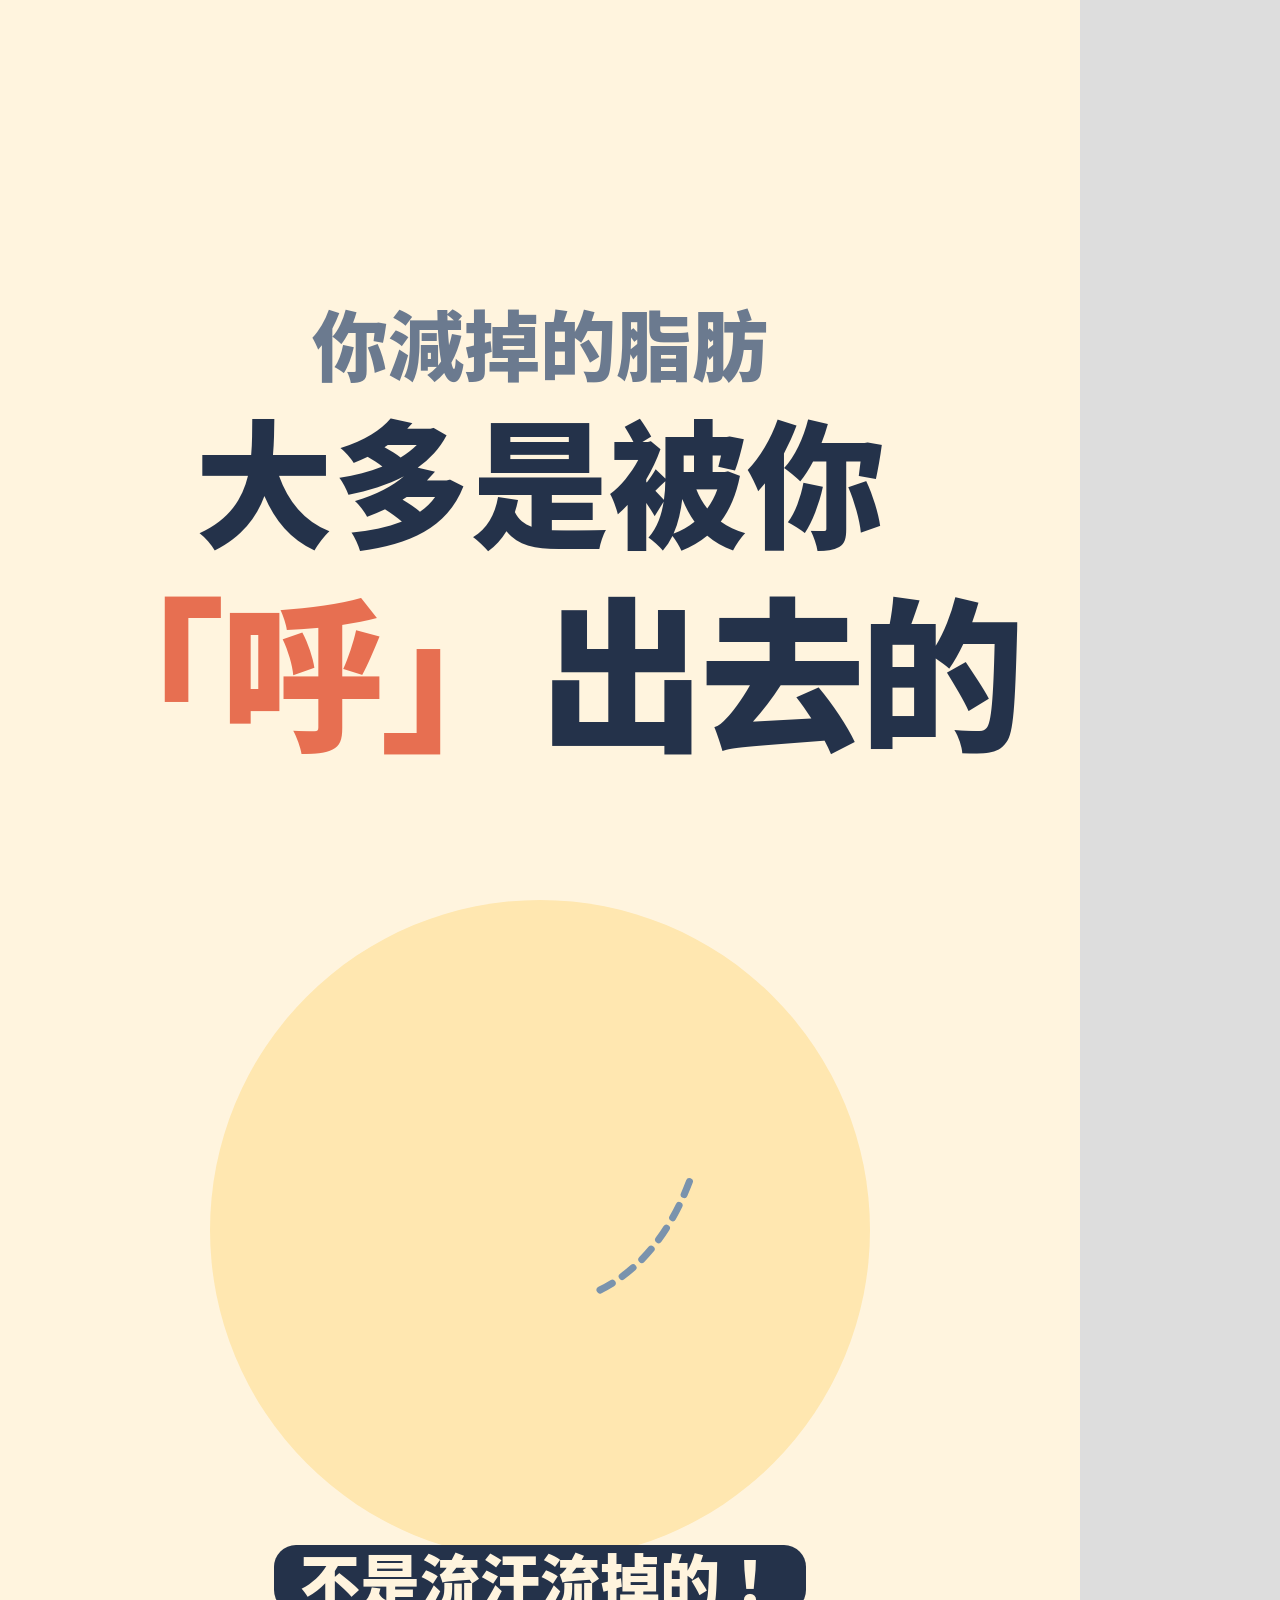
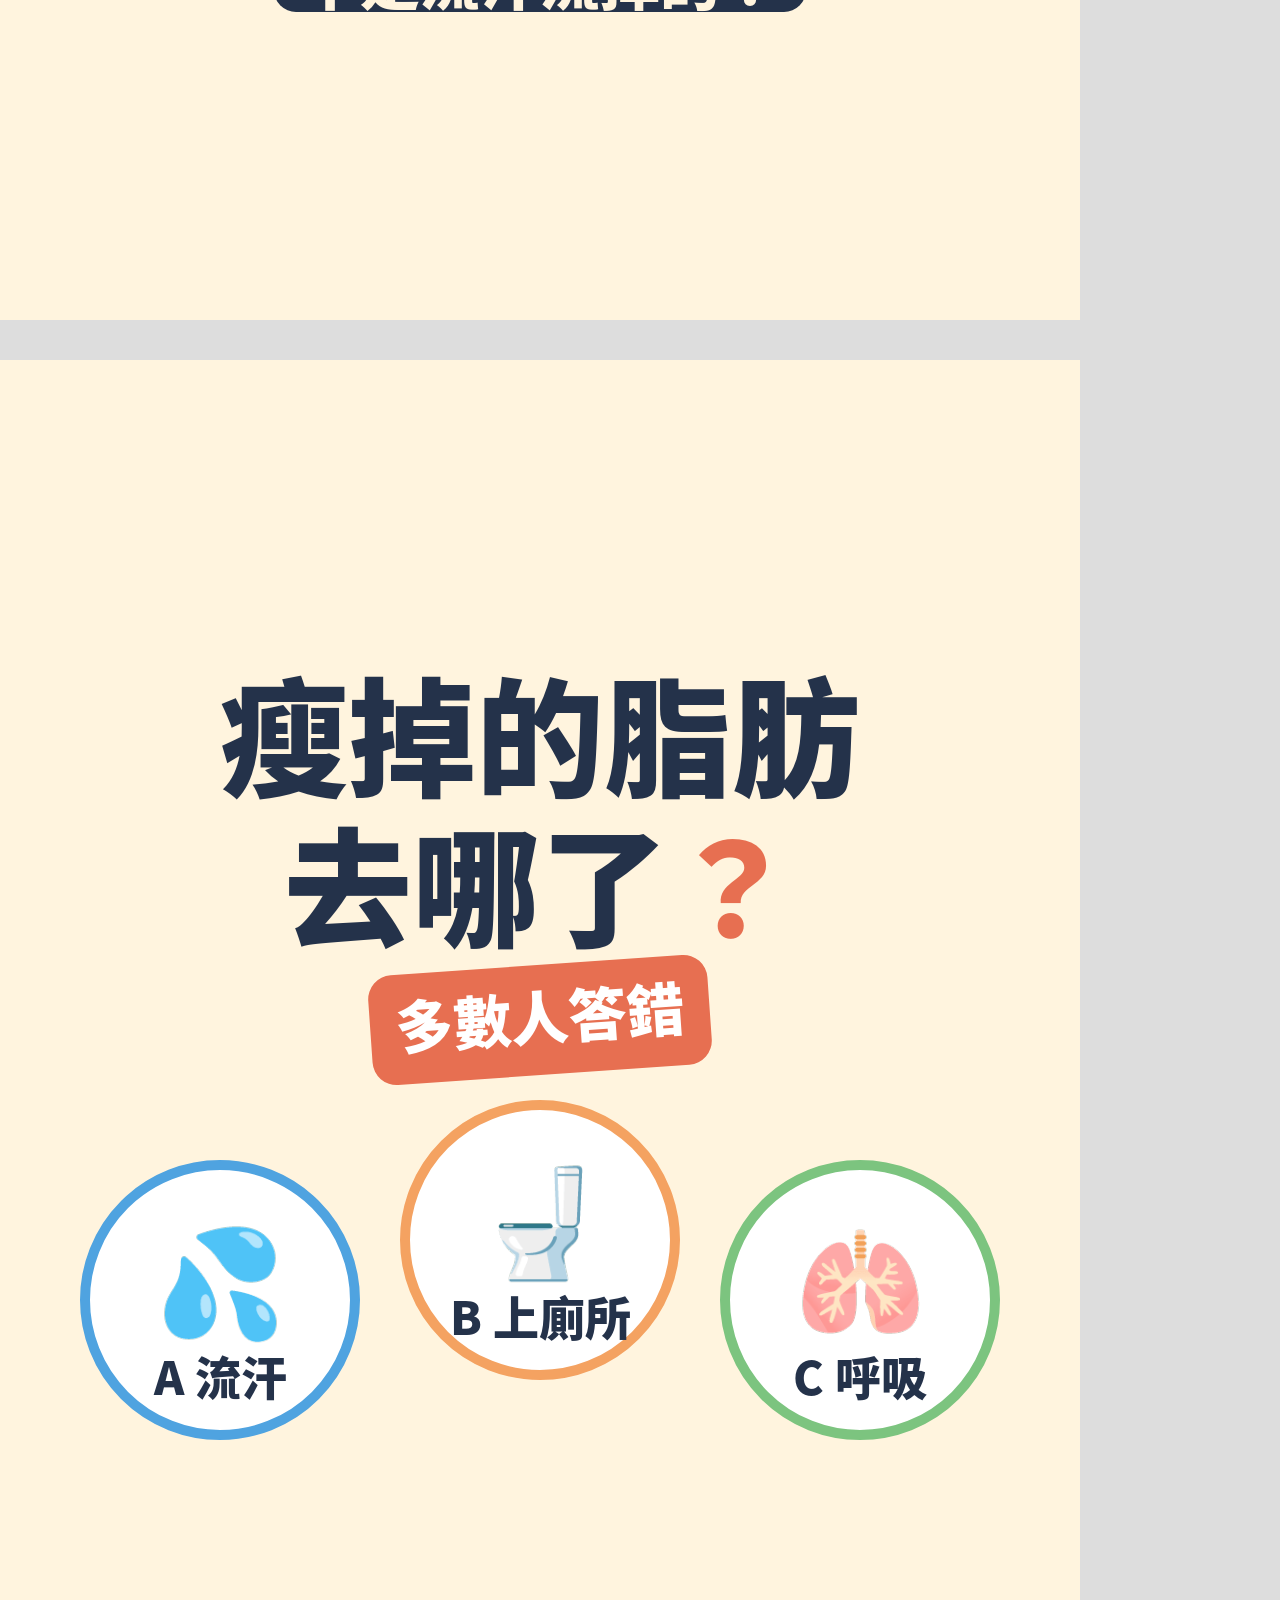
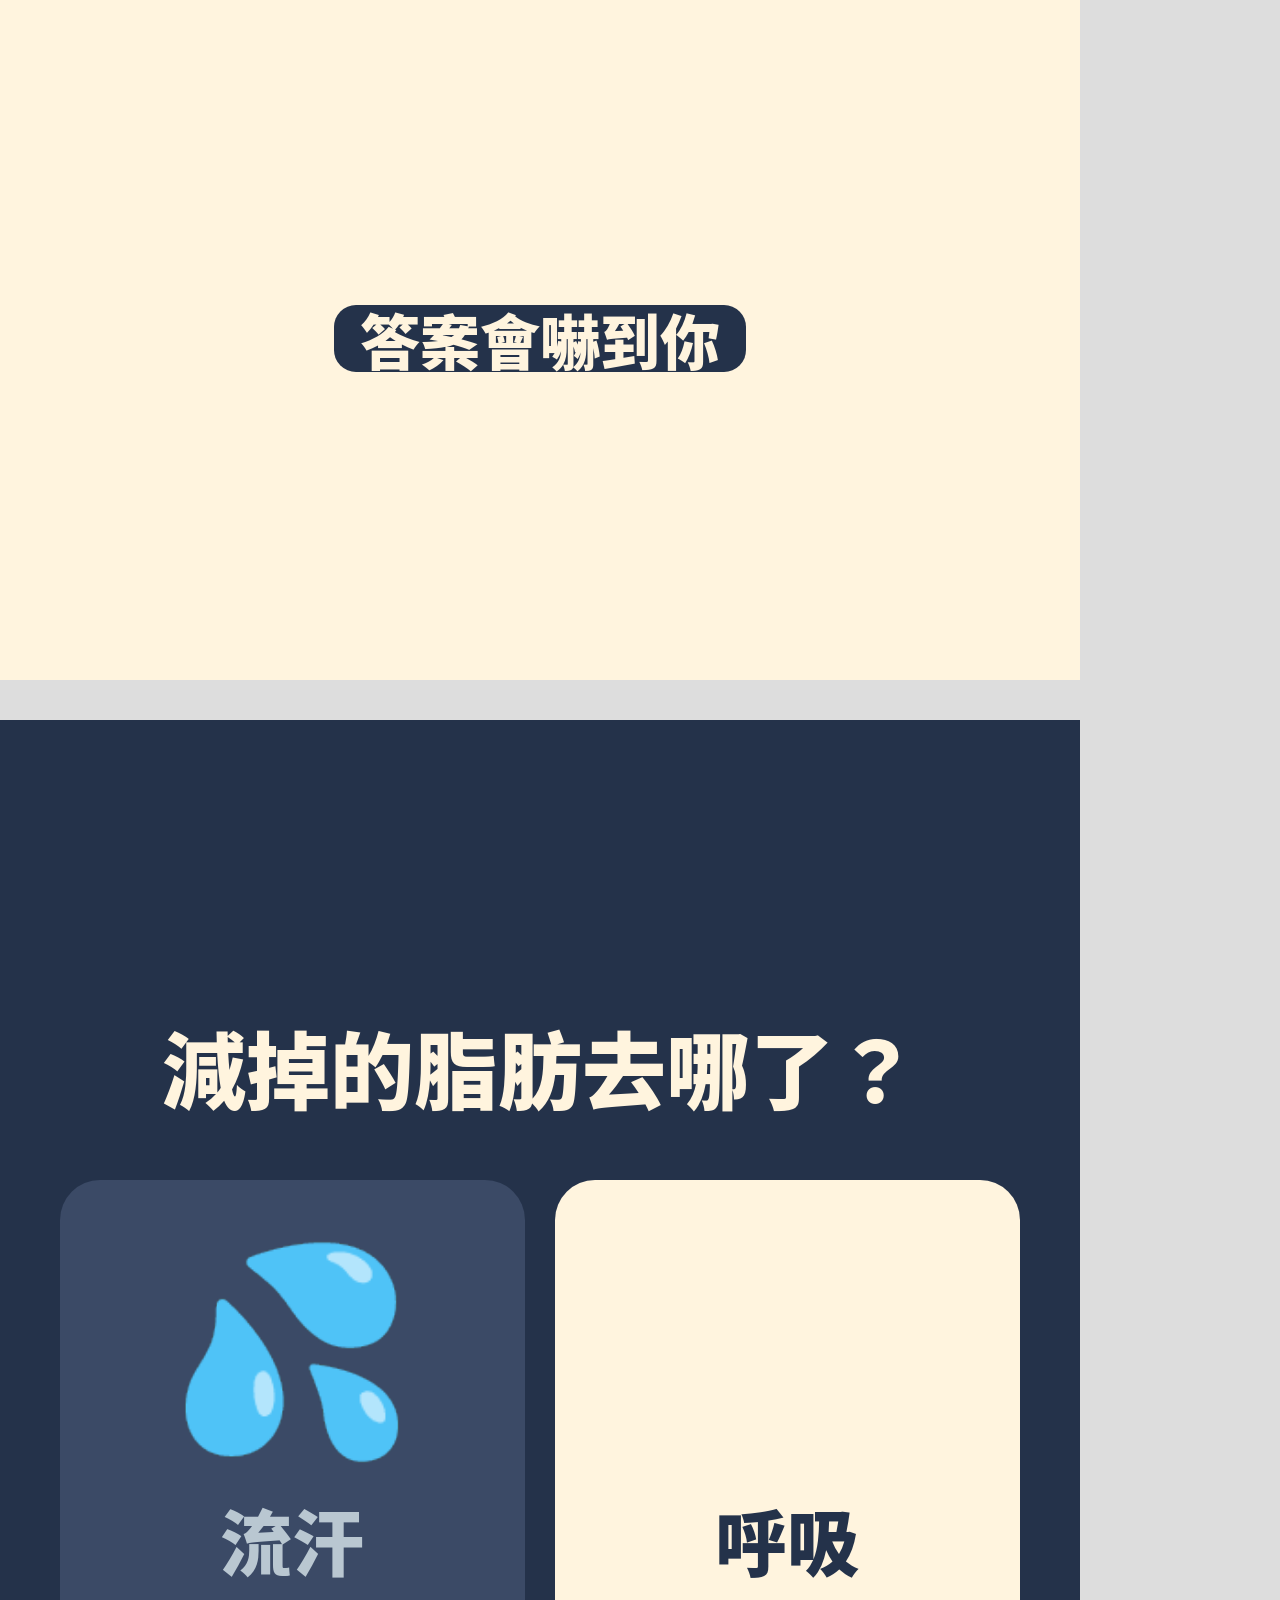
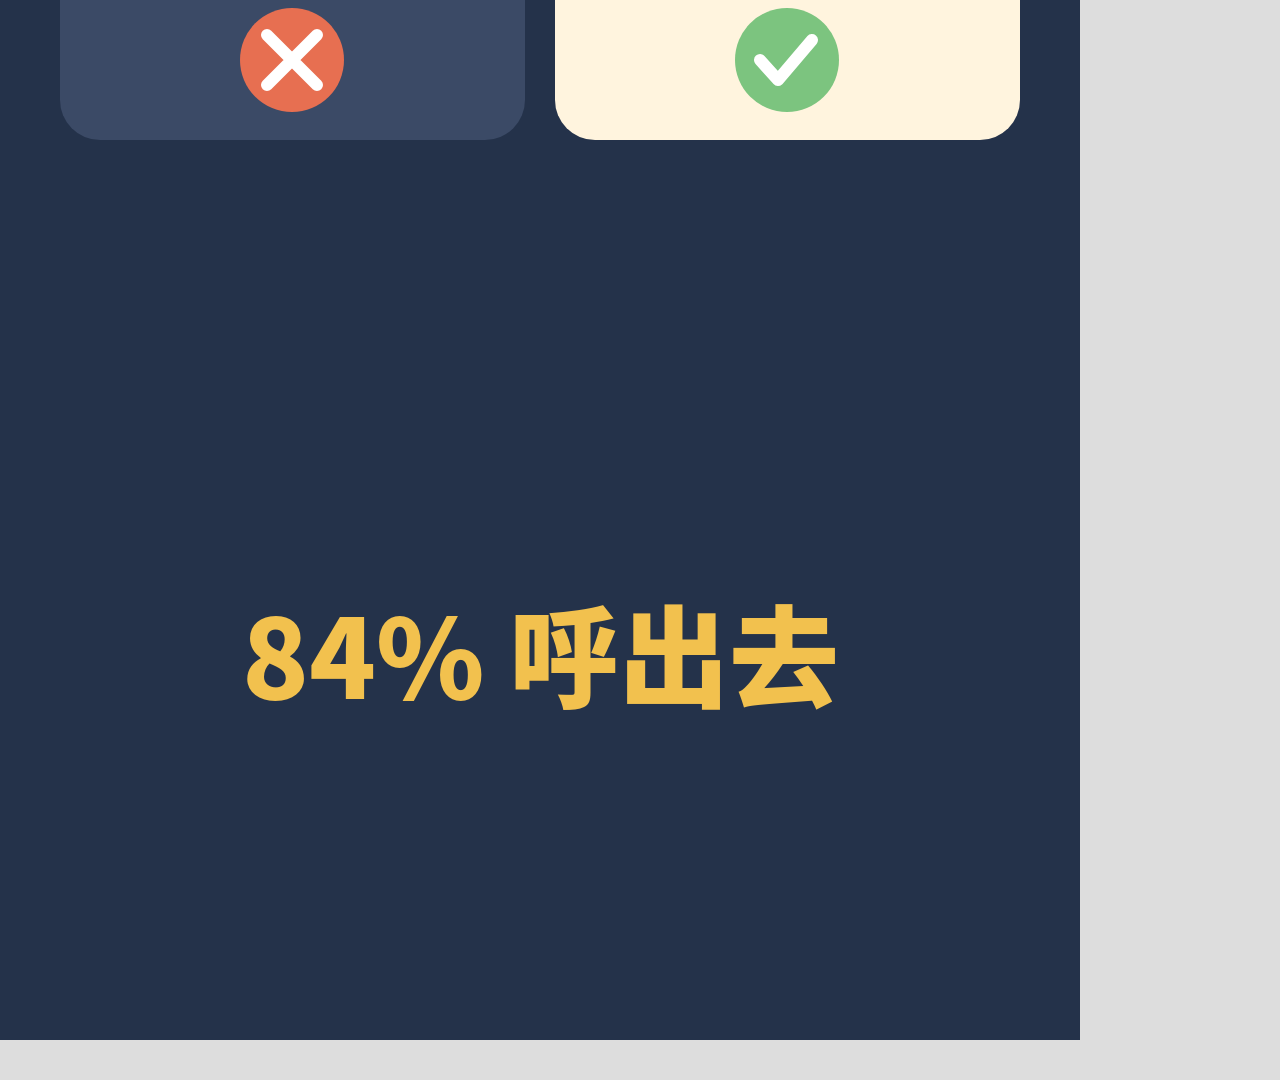
<file: projects/where-does-fat-go/storyboard/covers/covers.src.html>
<!doctype html>
<html lang="zh-Hant">
<head>
<meta charset="UTF-8" />
<title>封面樣張</title>
<style>
  @font-face { font-family: "Noto Sans TC"; font-weight: 700; src: url("../../../../fonts/NotoSansTC-Bold.otf"); }
  @font-face { font-family: "Noto Sans TC"; font-weight: 900; src: url("../../../../fonts/NotoSansTC-Black.otf"); }
  @font-face { font-family: "Noto Color Emoji"; src: url("../../../../fonts/NotoColorEmoji.ttf"); }
  * { margin: 0; padding: 0; box-sizing: border-box; }
  body { background: #ddd; font-family: "Noto Sans TC", "Noto Color Emoji", sans-serif; color: #24324A; }
  .frame { position: relative; width: 1080px; height: 1920px; overflow: hidden; margin-bottom: 40px; }
  .frame svg.art { position: absolute; left: 0; top: 0; }
  text { font-family: "Noto Sans TC", "Noto Color Emoji", sans-serif; }
  .emo { font-family: "Noto Color Emoji", sans-serif; }
  .t { position: absolute; left: 60px; right: 60px; text-align: center; font-weight: 900; line-height: 1.12; }
  .hl { color: #E76F51; }
  .mark { display: inline-block; background: #24324A; color: #FFF4DE; border-radius: 22px; padding: 0 26px; }
</style>
</head>
<body>
<!-- DEFS -->

<!-- 封面 A：反常識一句話＋油油吐出 CO2 -->
<div class="frame" id="cA" style="background:#FFF4DE">
  <div class="t" style="top:300px;font-size:76px;color:#6B7A8F">你減掉的脂肪</div>
  <div class="t" style="top:400px;font-size:138px">大多是被你</div>
  <div class="t" style="top:575px;font-size:165px;white-space:nowrap;letter-spacing:-0.03em"><span class="hl">「呼」</span>出去的</div>
  <svg class="art" width="1080" height="1920">
    <circle cx="540" cy="1230" r="330" fill="#FFE7B0" />
    <g transform="translate(470,1330) scale(1.55)"><use href="#yy" /></g>
    <g transform="translate(760,1090) scale(1.15)"><use href="#co2-wave" /></g>
    <g transform="translate(880,960) scale(.85)"><use href="#co2" /></g>
    <g transform="translate(800,860) scale(.6)"><use href="#co2" /></g>
    <path d="M600,1290 q60,-30 90,-110" fill="none" stroke="#7A93AD" stroke-width="7" stroke-dasharray="14 12" stroke-linecap="round" />
  </svg>
  <div class="t" style="top:1545px;font-size:60px"><span class="mark">不是流汗流掉的！</span></div>
</div>

<!-- 封面 B：挑戰題「多數人答錯」 -->
<div class="frame" id="cB" style="background:#FFF4DE">
  <div class="t" style="top:300px;font-size:128px">瘦掉的脂肪</div>
  <div class="t" style="top:450px;font-size:128px">去哪了<span class="hl">？</span></div>
  <svg class="art" width="1080" height="1920">
    <g transform="rotate(-4 540 660)"><rect x="370" y="605" width="340" height="110" rx="24" fill="#E76F51" />
      <text x="540" y="680" text-anchor="middle" font-size="58" font-weight="900" fill="#fff">多數人答錯</text></g>
    <g font-weight="900">
      <circle cx="220" cy="940" r="135" fill="#fff" stroke="#4FA3E0" stroke-width="10" />
      <text x="220" y="960" text-anchor="middle" font-size="105" class="emo">💦</text><text x="220" y="1035" text-anchor="middle" font-size="46" fill="#24324A">A 流汗</text>
      <circle cx="540" cy="880" r="135" fill="#fff" stroke="#F4A261" stroke-width="10" />
      <text x="540" y="900" text-anchor="middle" font-size="105" class="emo">🚽</text><text x="540" y="975" text-anchor="middle" font-size="46" fill="#24324A">B 上廁所</text>
      <circle cx="860" cy="940" r="135" fill="#fff" stroke="#7CC47F" stroke-width="10" />
      <text x="860" y="960" text-anchor="middle" font-size="105" class="emo">🫁</text><text x="860" y="1035" text-anchor="middle" font-size="46" fill="#24324A">C 呼吸</text>
    </g>
    <g transform="translate(540,1440) scale(1.25)"><use href="#yy-shock" /></g>
  </svg>
  <div class="t" style="top:1545px;font-size:60px"><span class="mark">答案會嚇到你</span></div>
</div>

<!-- 封面 C：對比 ✕ 流汗 vs ✓ 呼吸 -->
<div class="frame" id="cC" style="background:#24324A">
  <div class="t" style="top:300px;font-size:84px;color:#FFF4DE">減掉的脂肪去哪了？</div>
  <svg class="art" width="1080" height="1920">
    <rect x="60" y="460" width="465" height="560" rx="40" fill="#3B4A66" />
    <rect x="555" y="460" width="465" height="560" rx="40" fill="#FFF4DE" />
    <text x="292" y="700" text-anchor="middle" font-size="200" class="emo">💦</text>
    <text x="292" y="850" text-anchor="middle" font-size="72" font-weight="900" fill="#B9C7D1">流汗</text>
    <circle cx="292" cy="940" r="52" fill="#E76F51" /><path d="M267,915 l50,50 M317,915 l-50,50" stroke="#fff" stroke-width="12" stroke-linecap="round" />
    <g transform="translate(700,650) scale(1.1)"><use href="#co2-wave" /></g>
    <g transform="translate(880,560) scale(.7)"><use href="#co2" /></g>
    <text x="787" y="850" text-anchor="middle" font-size="72" font-weight="900" fill="#24324A">呼吸</text>
    <circle cx="787" cy="940" r="52" fill="#7CC47F" /><path d="M760,940 l18,20 l34,-40" fill="none" stroke="#fff" stroke-width="12" stroke-linecap="round" stroke-linejoin="round" />
    <g transform="translate(540,1330) scale(1.15)"><use href="#yy" /></g>
  </svg>
  <div class="t" style="top:1470px;font-size:110px;color:#F2C14E">84% 呼出去</div>
</div>
</body>
</html>
</file>
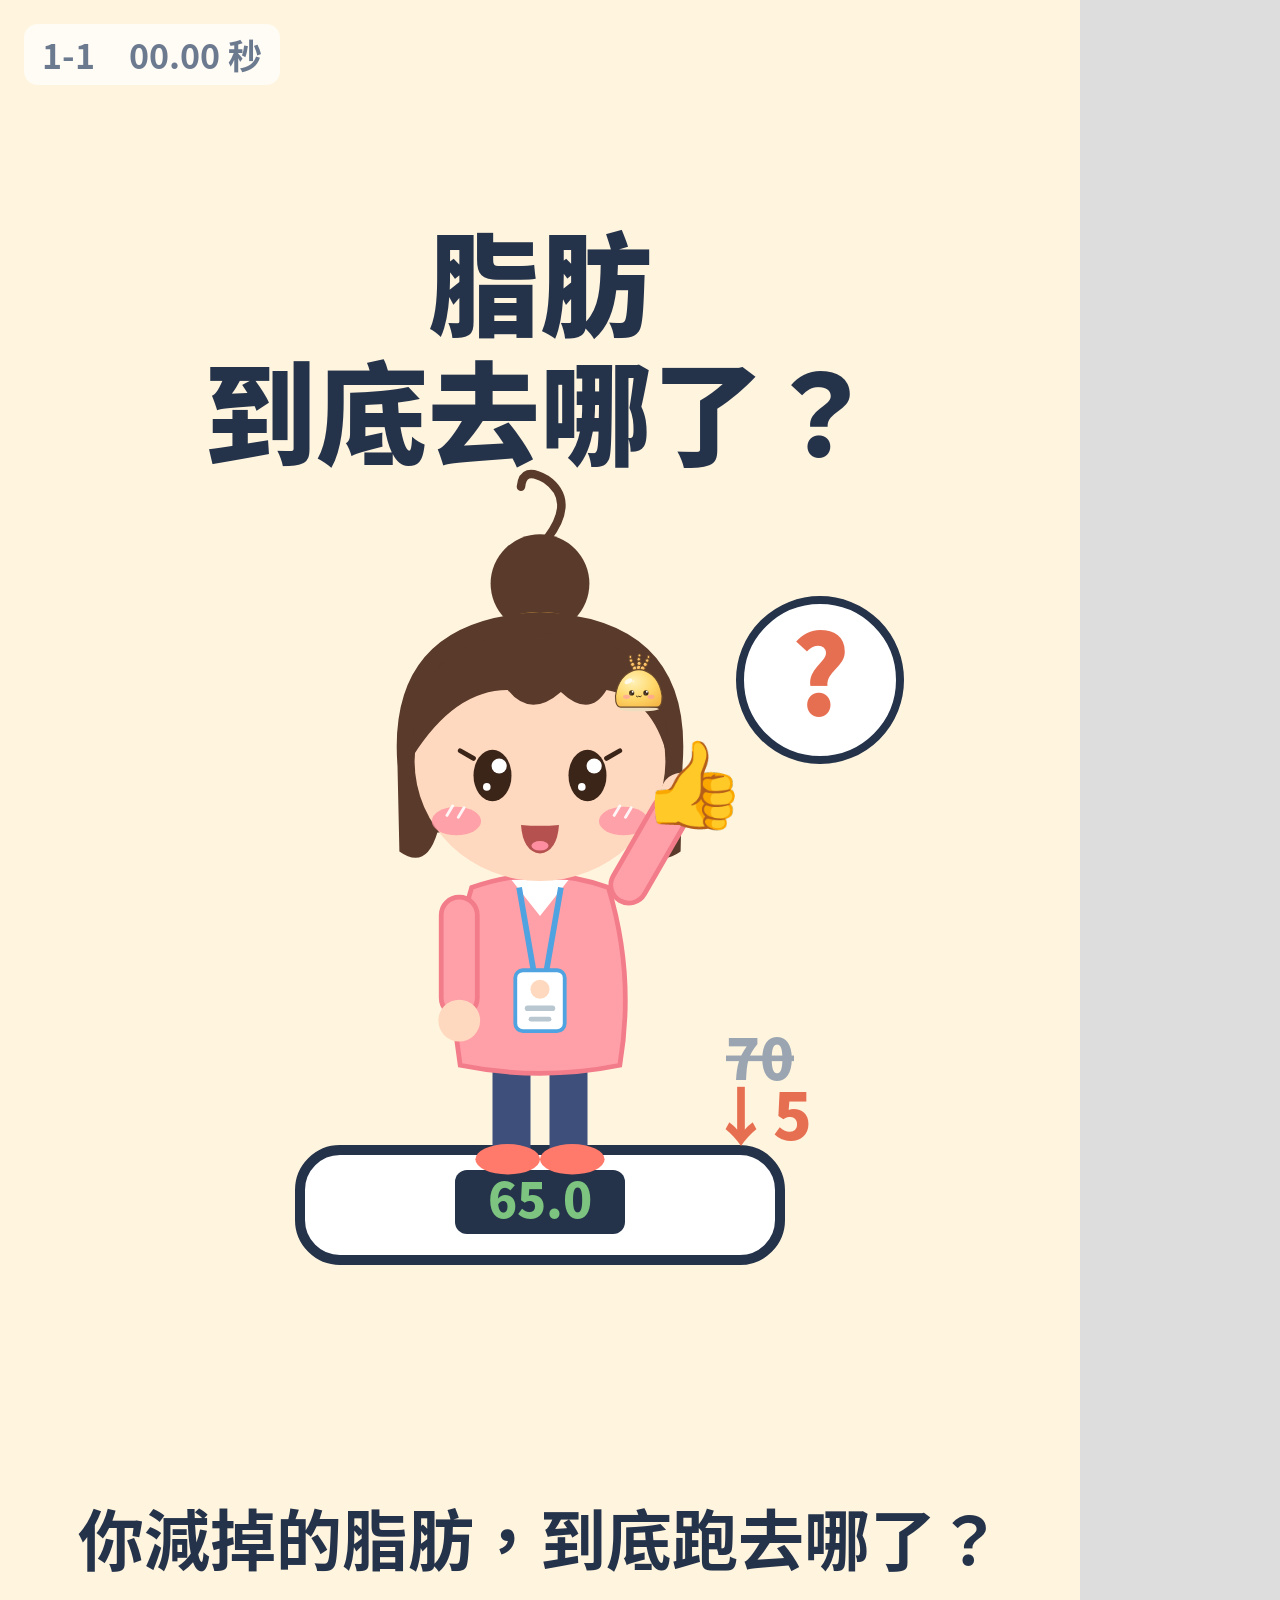
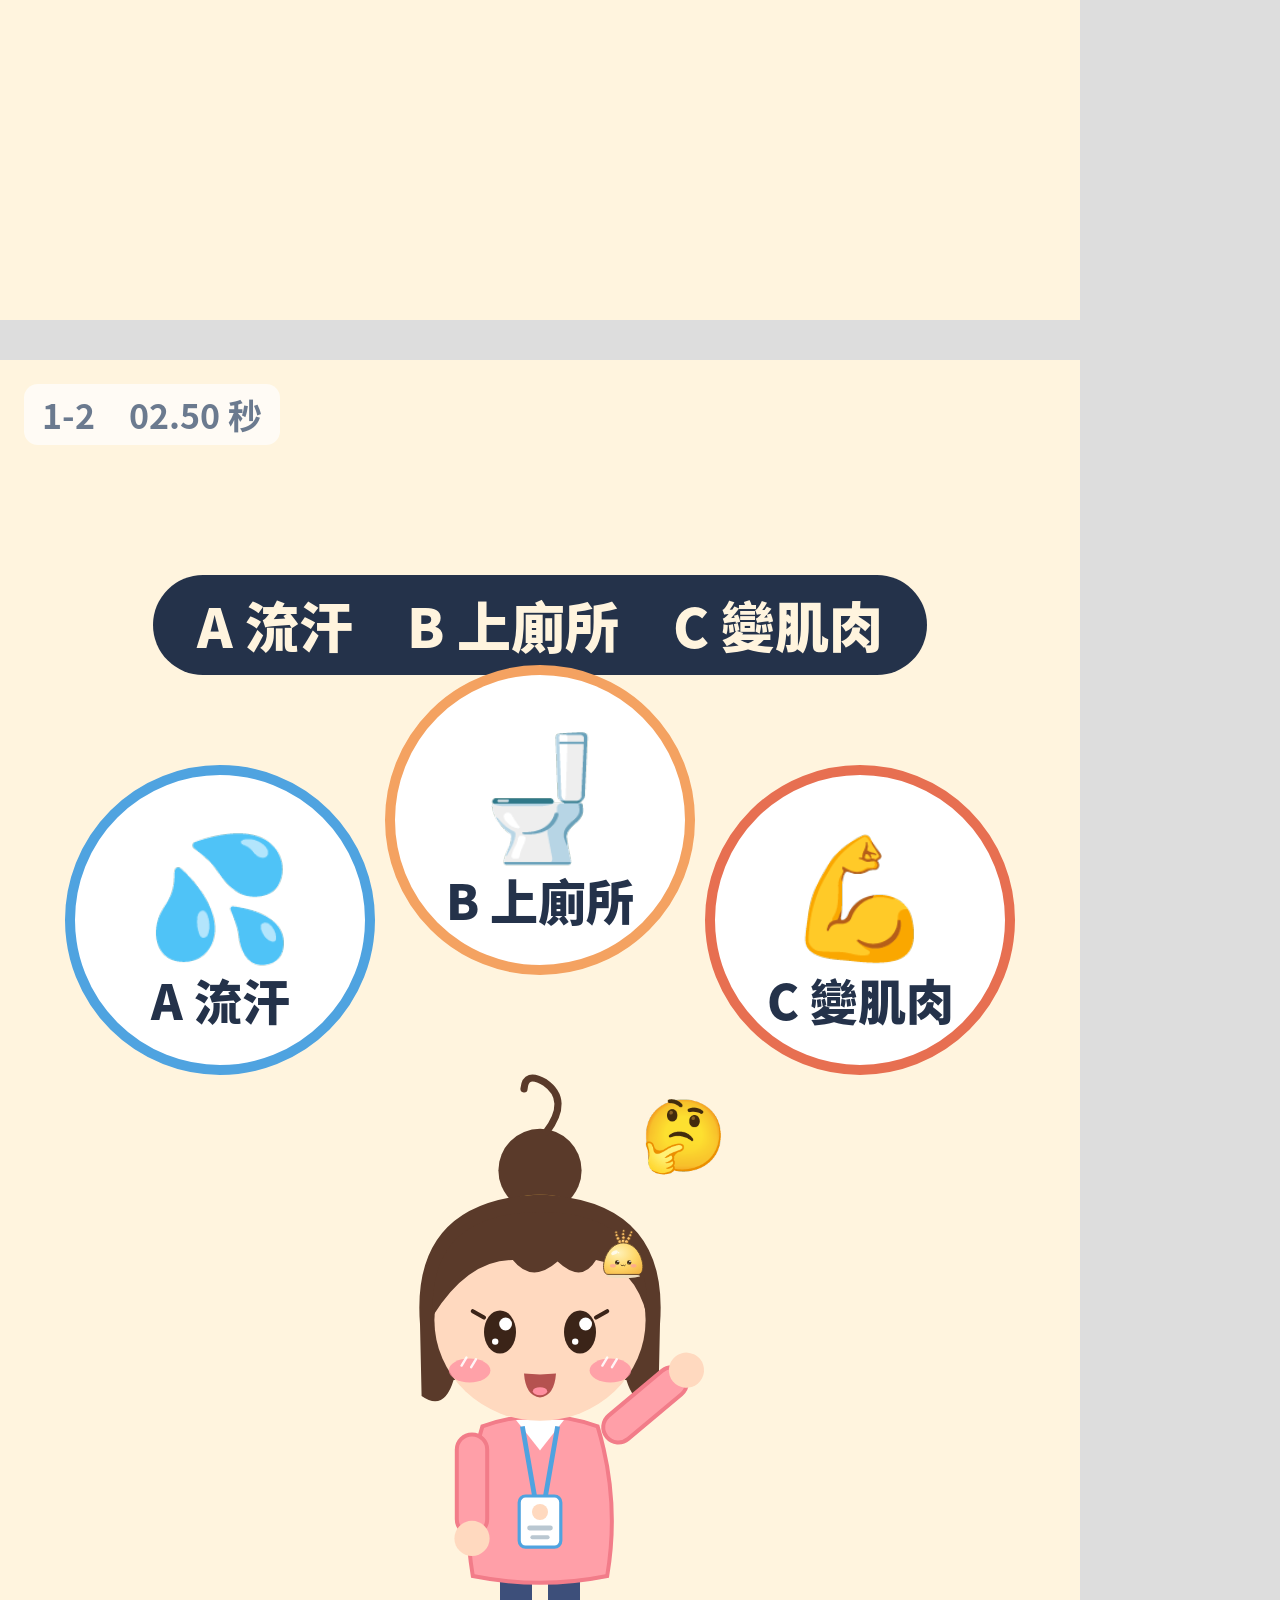
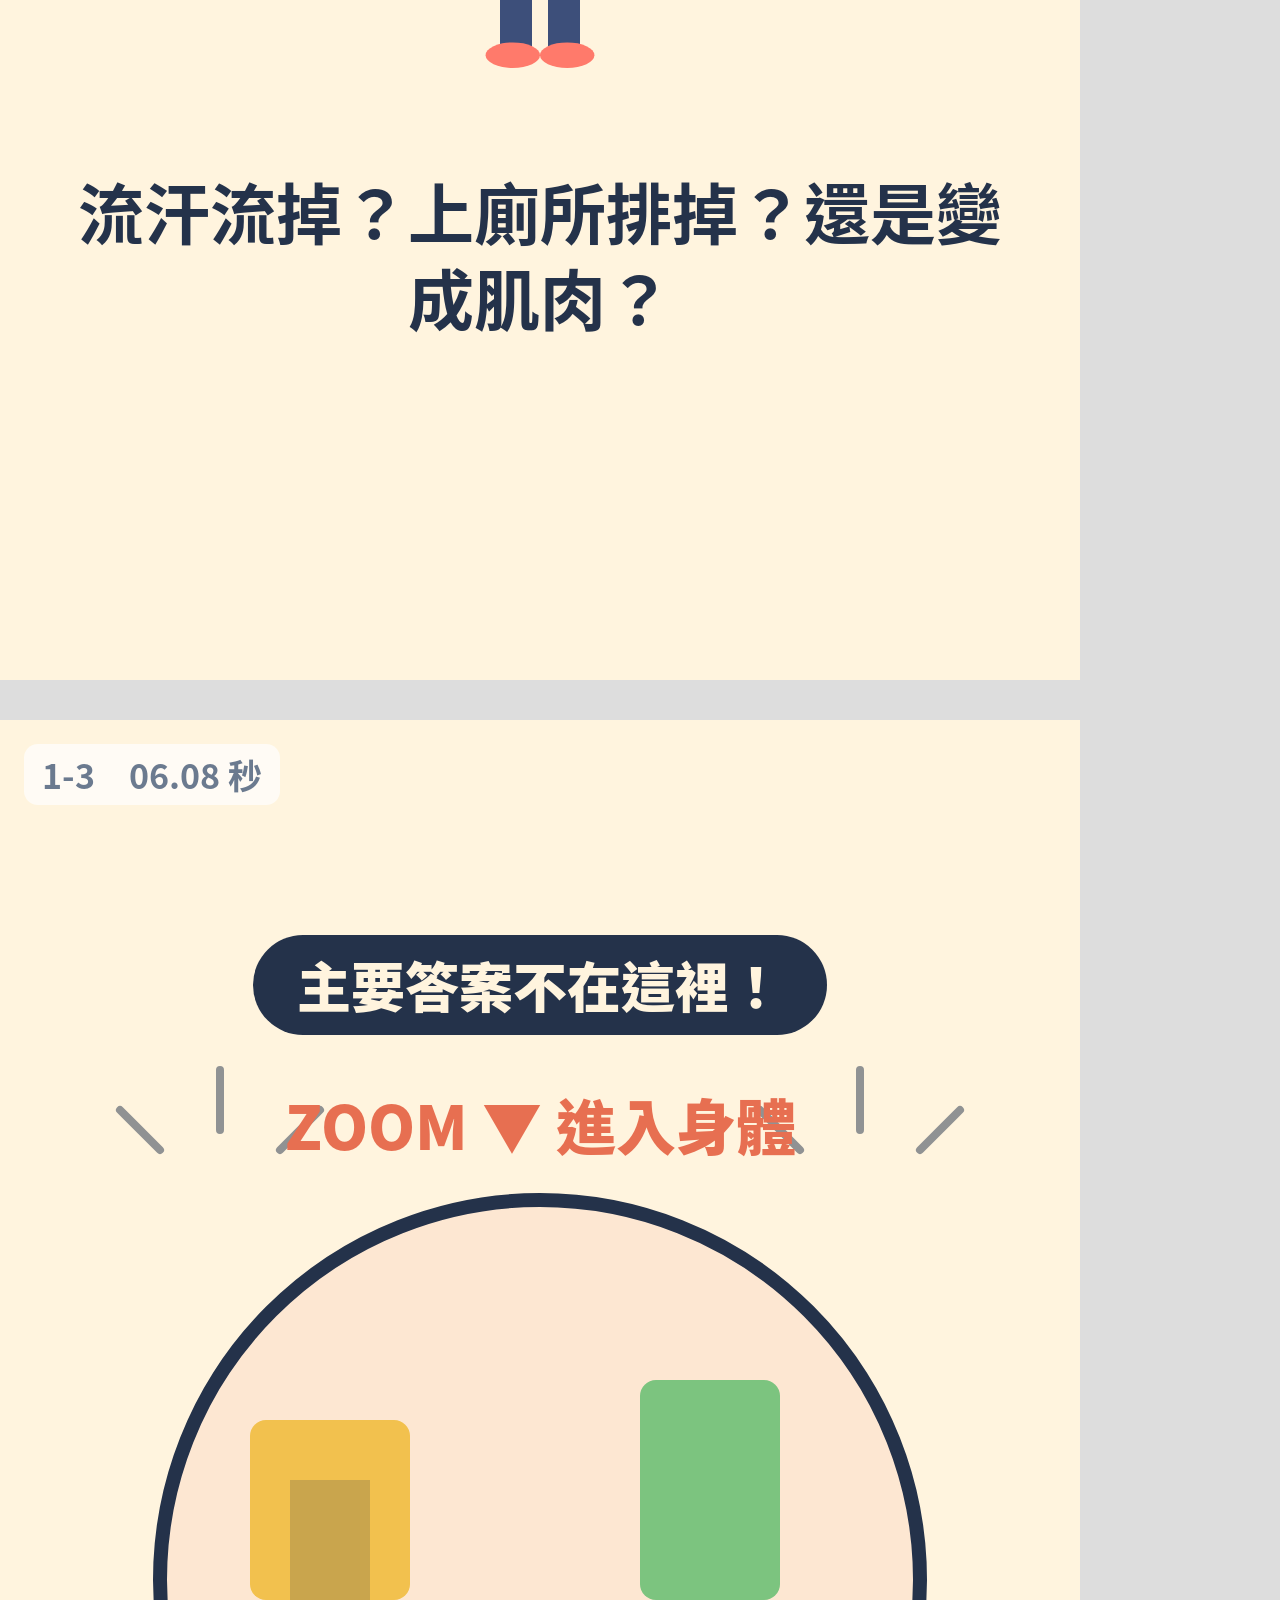
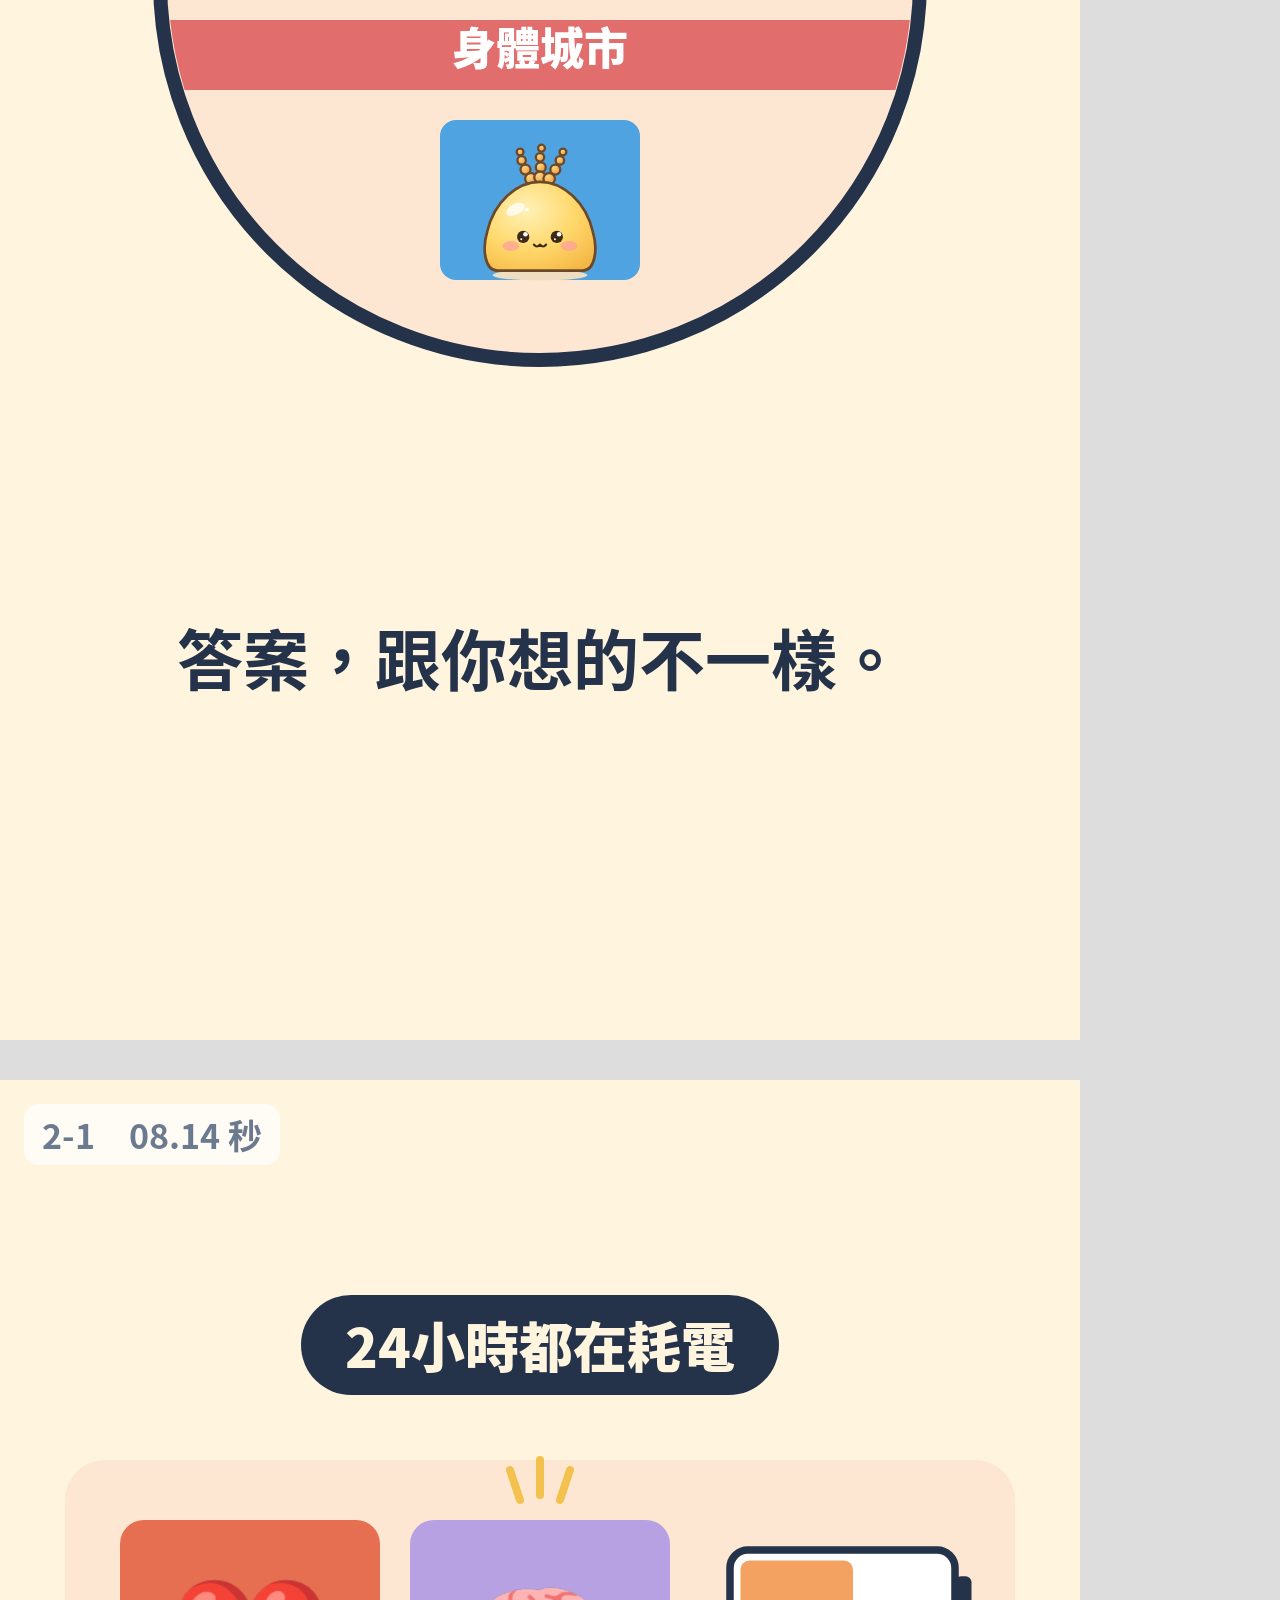
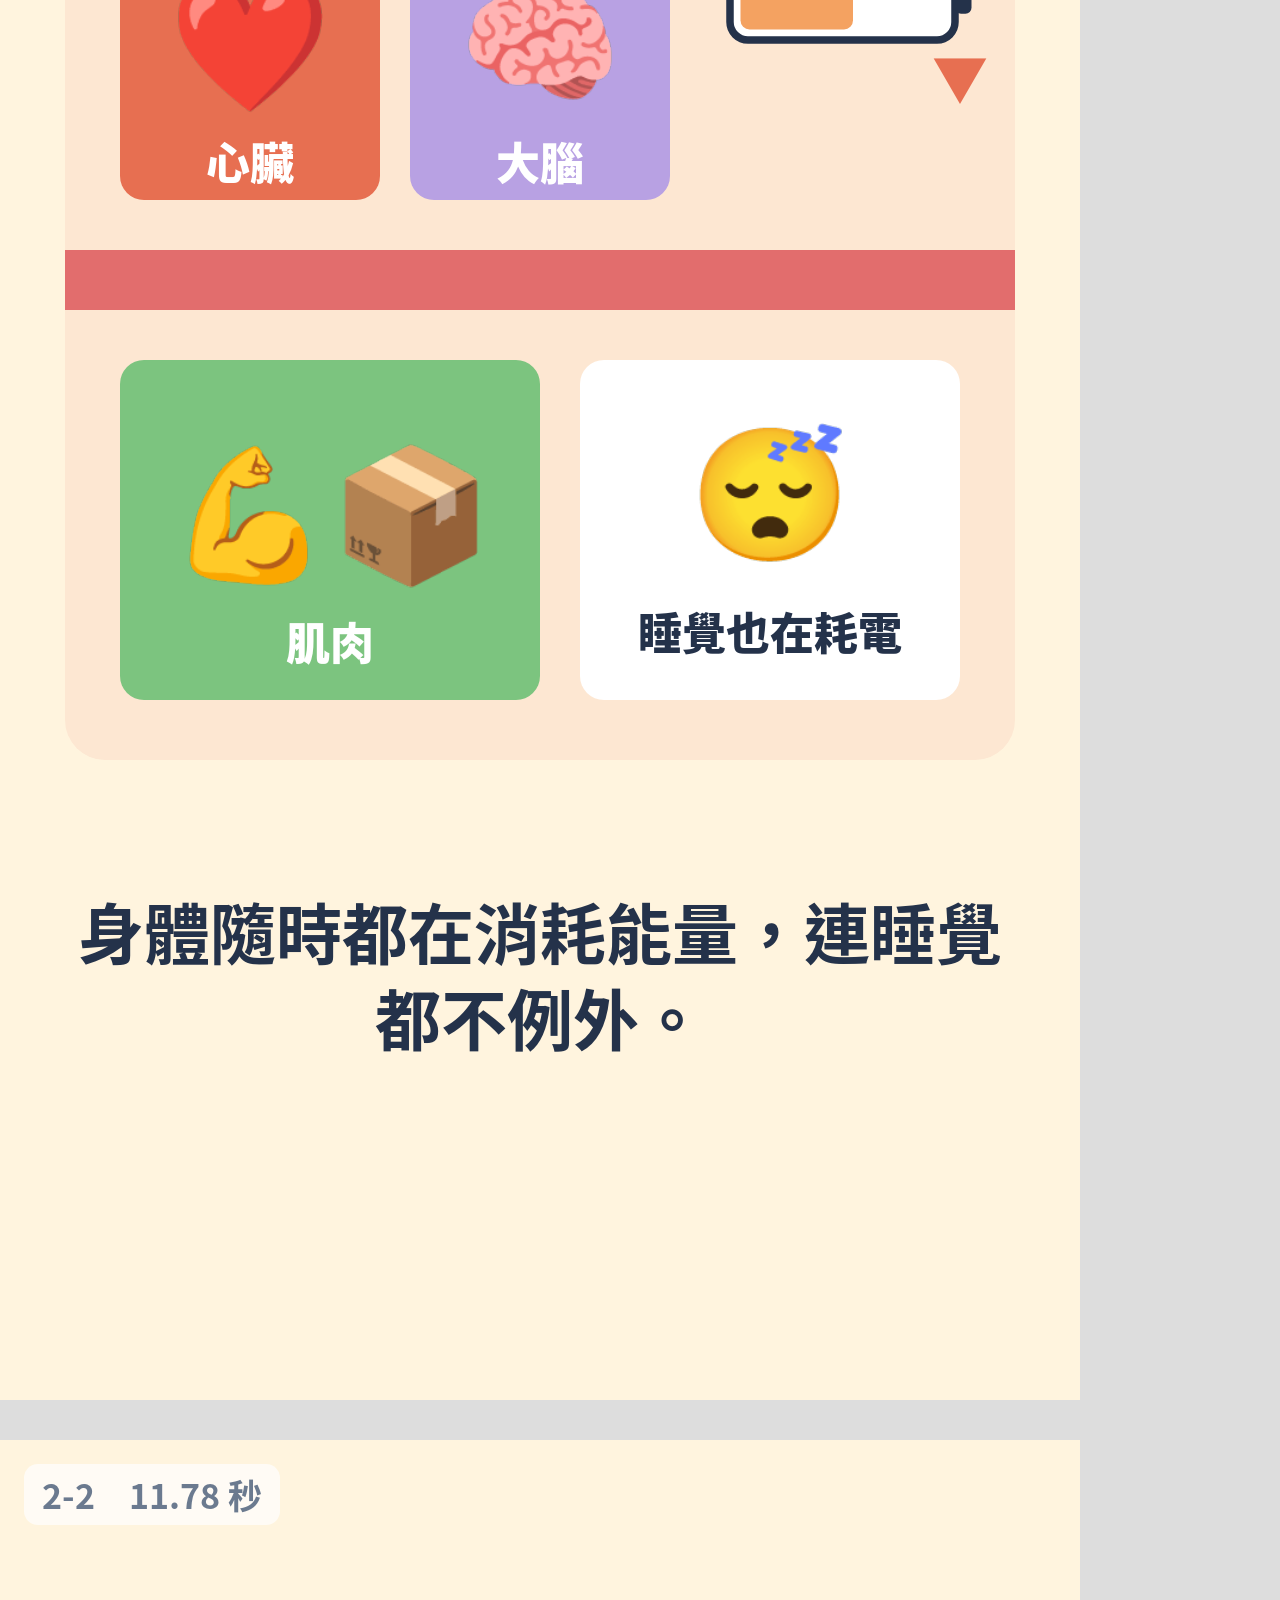
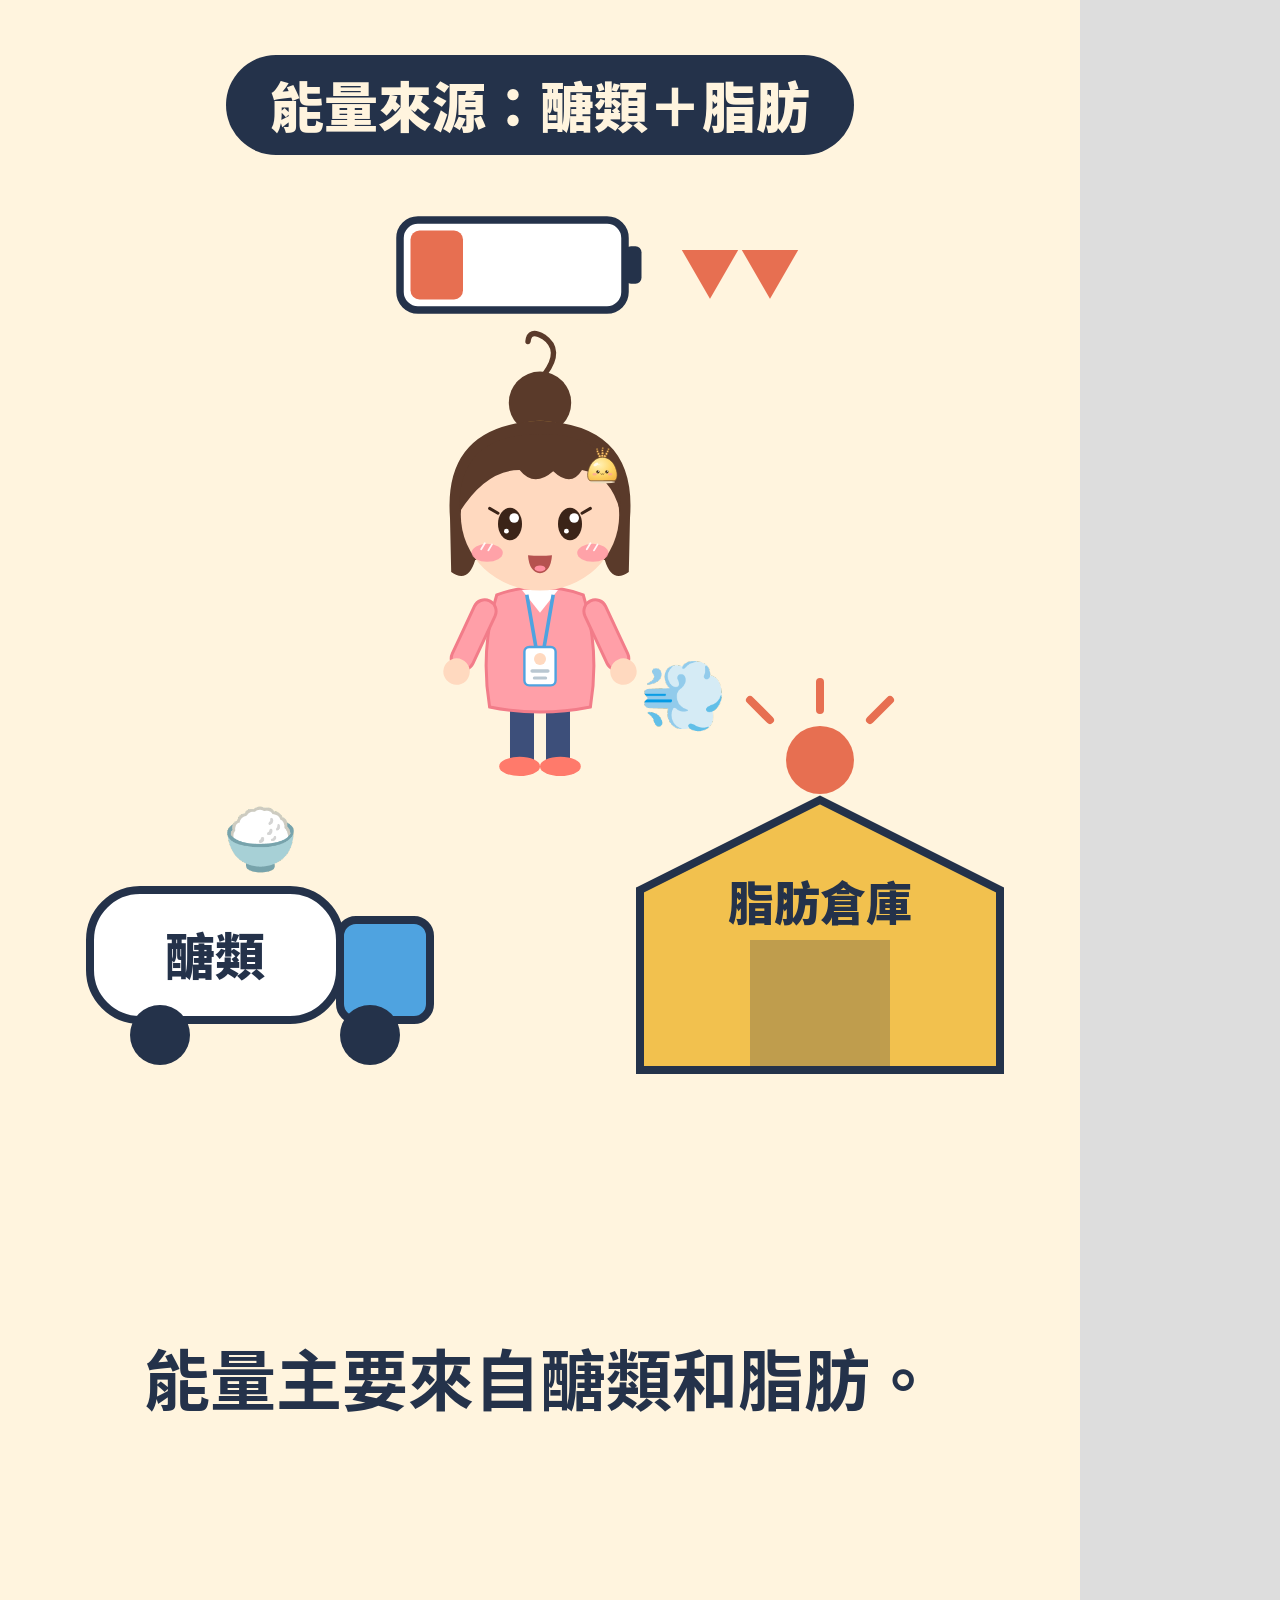
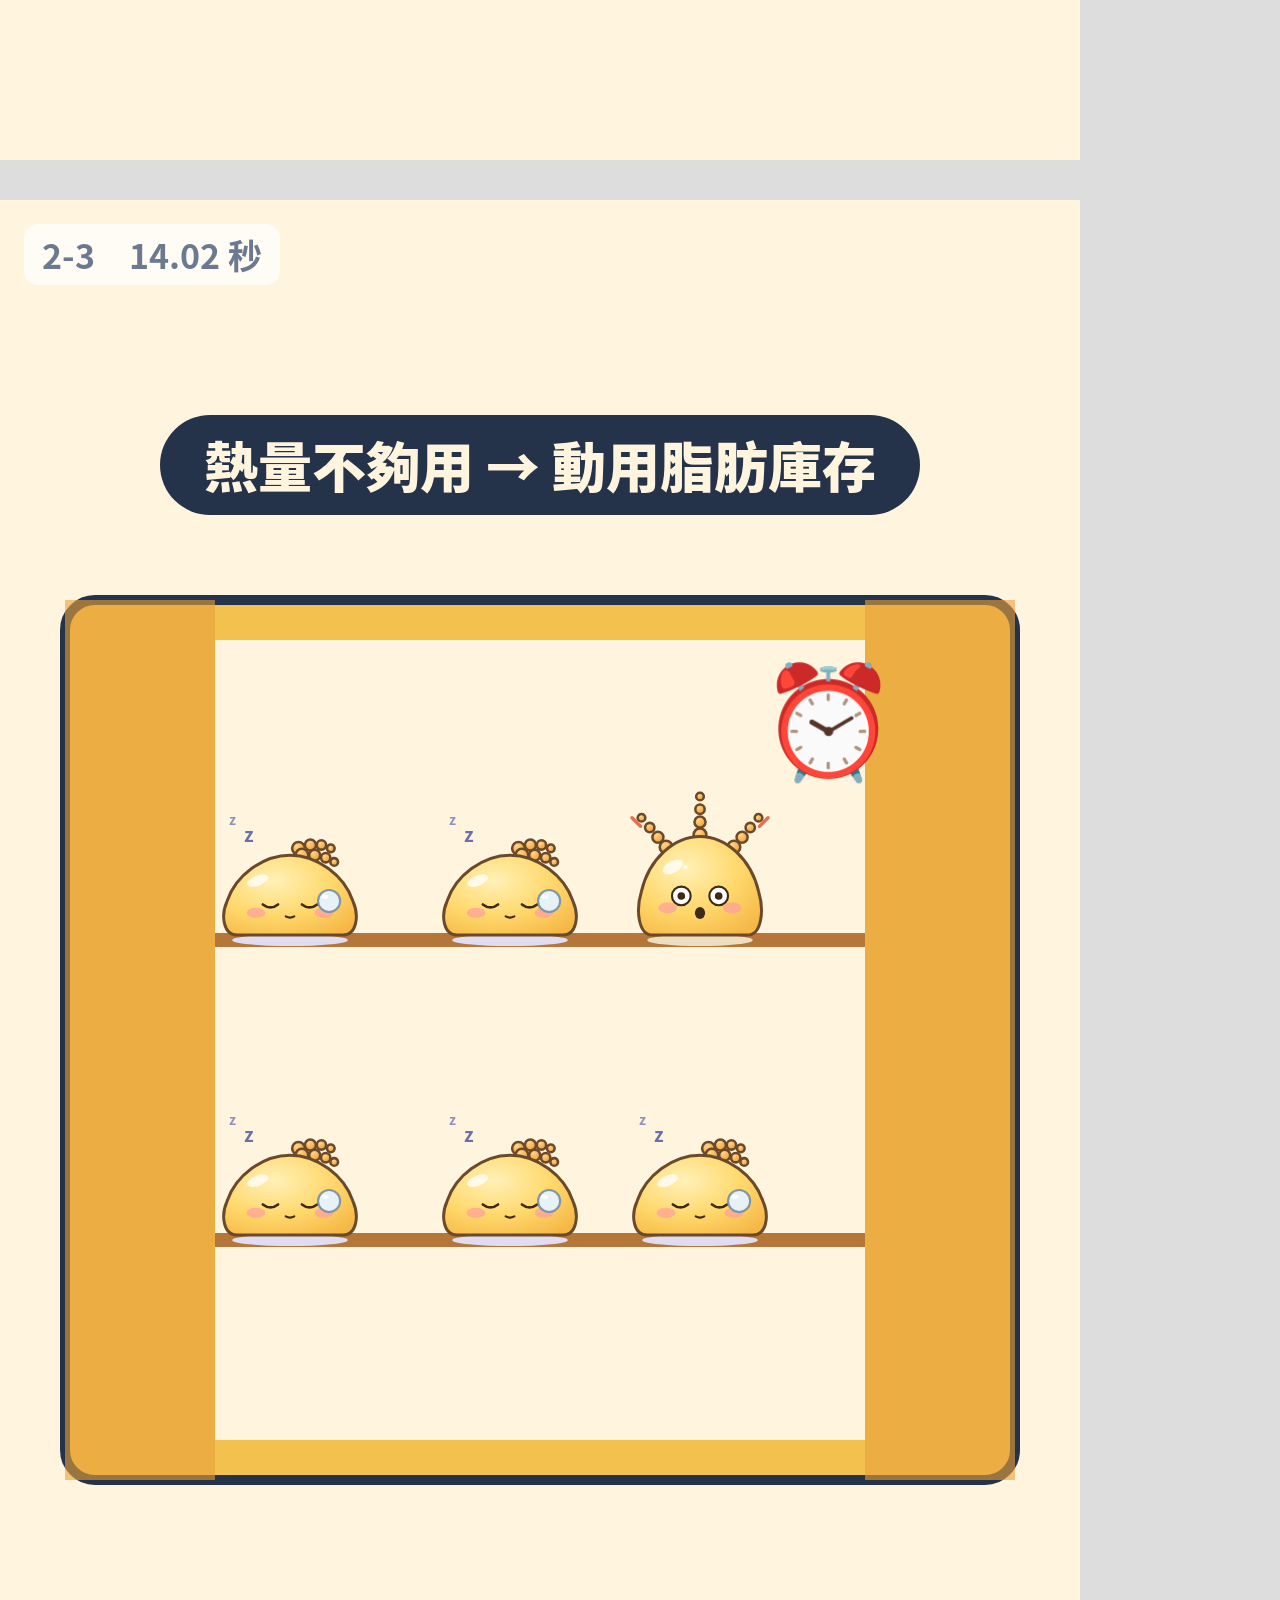
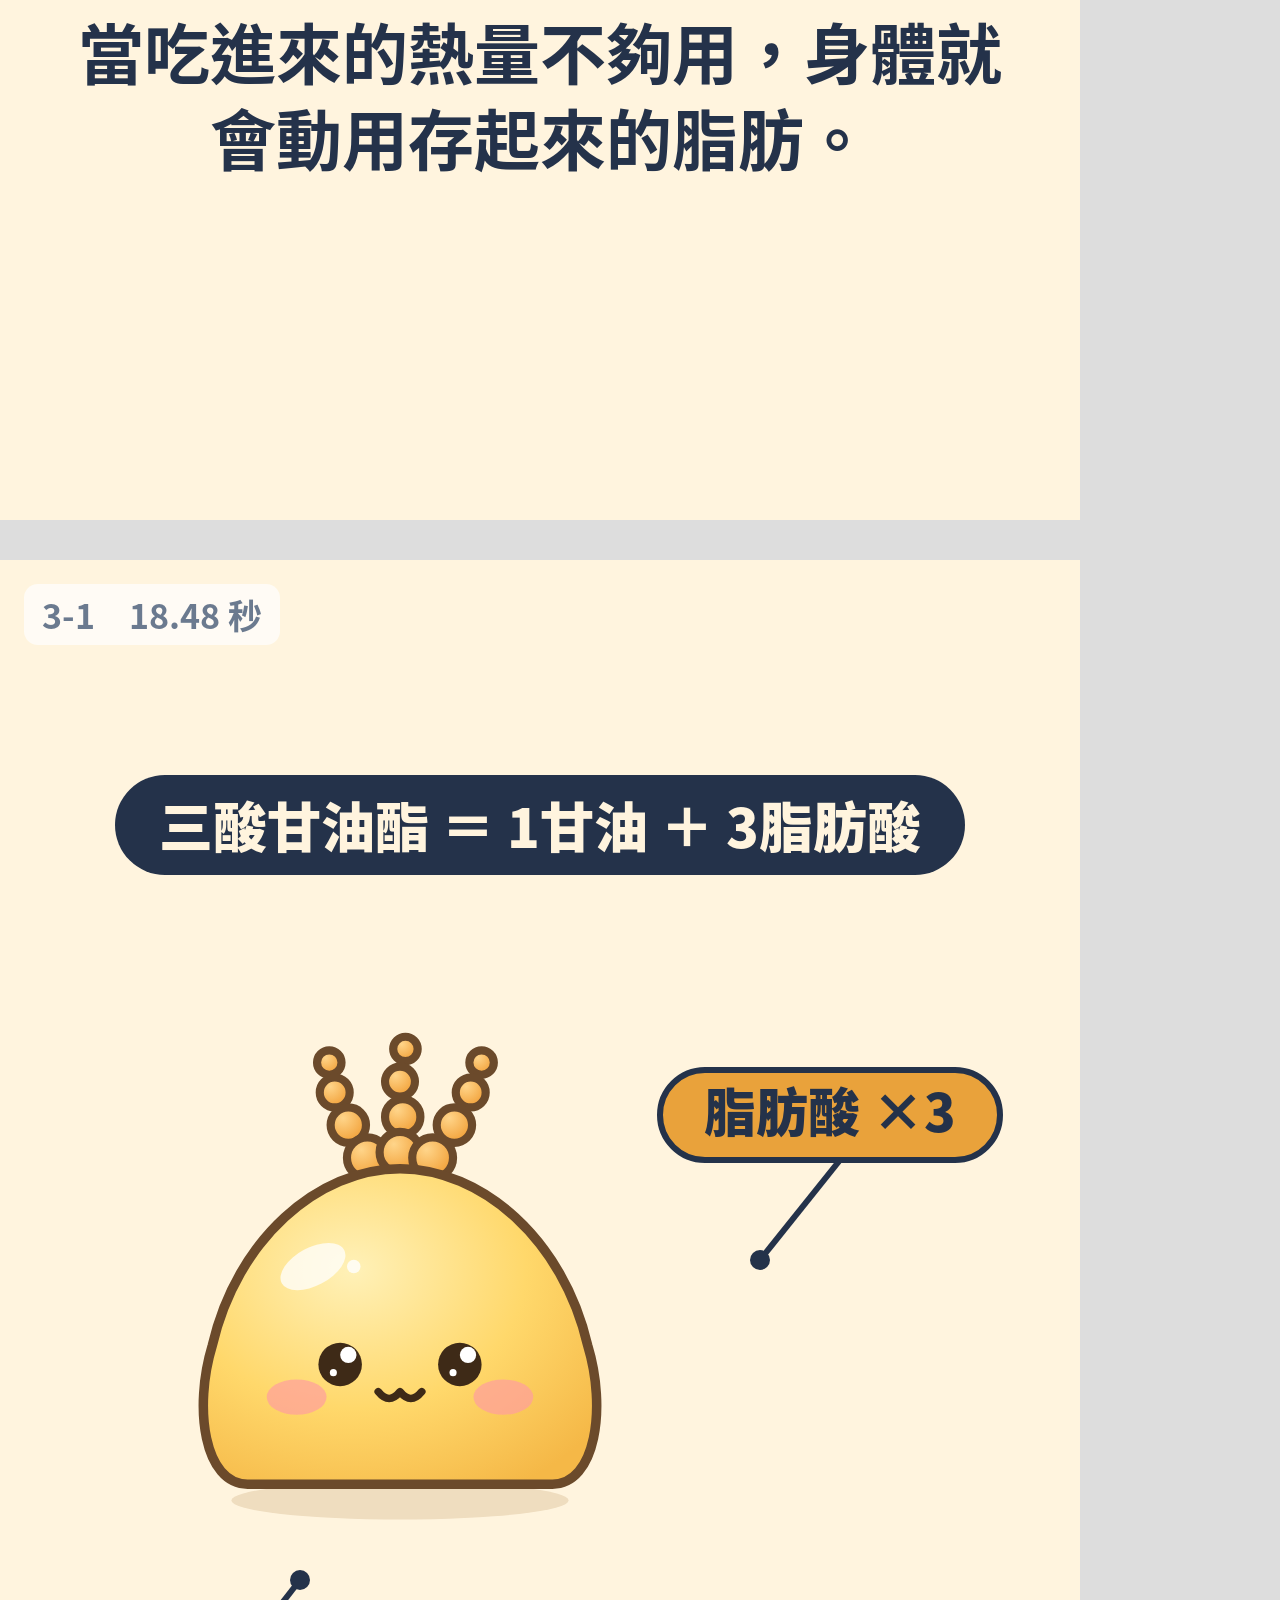
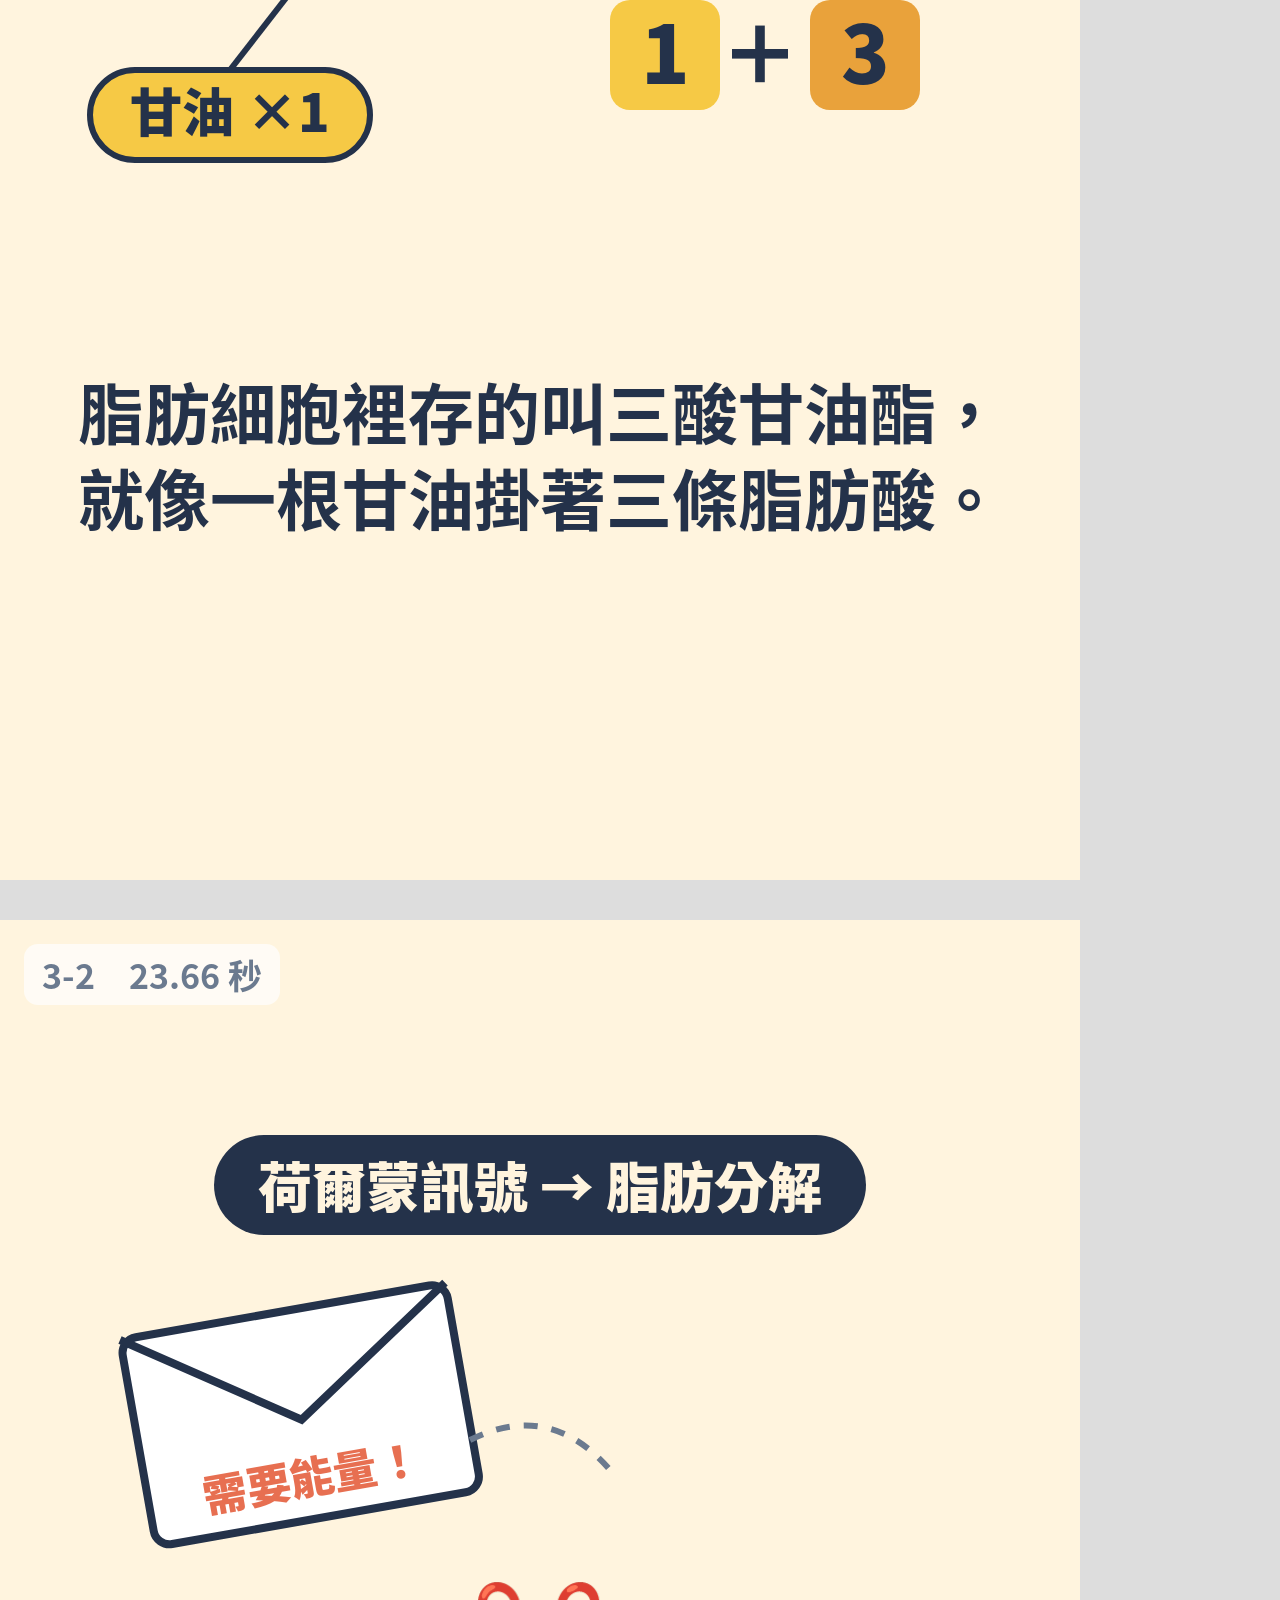
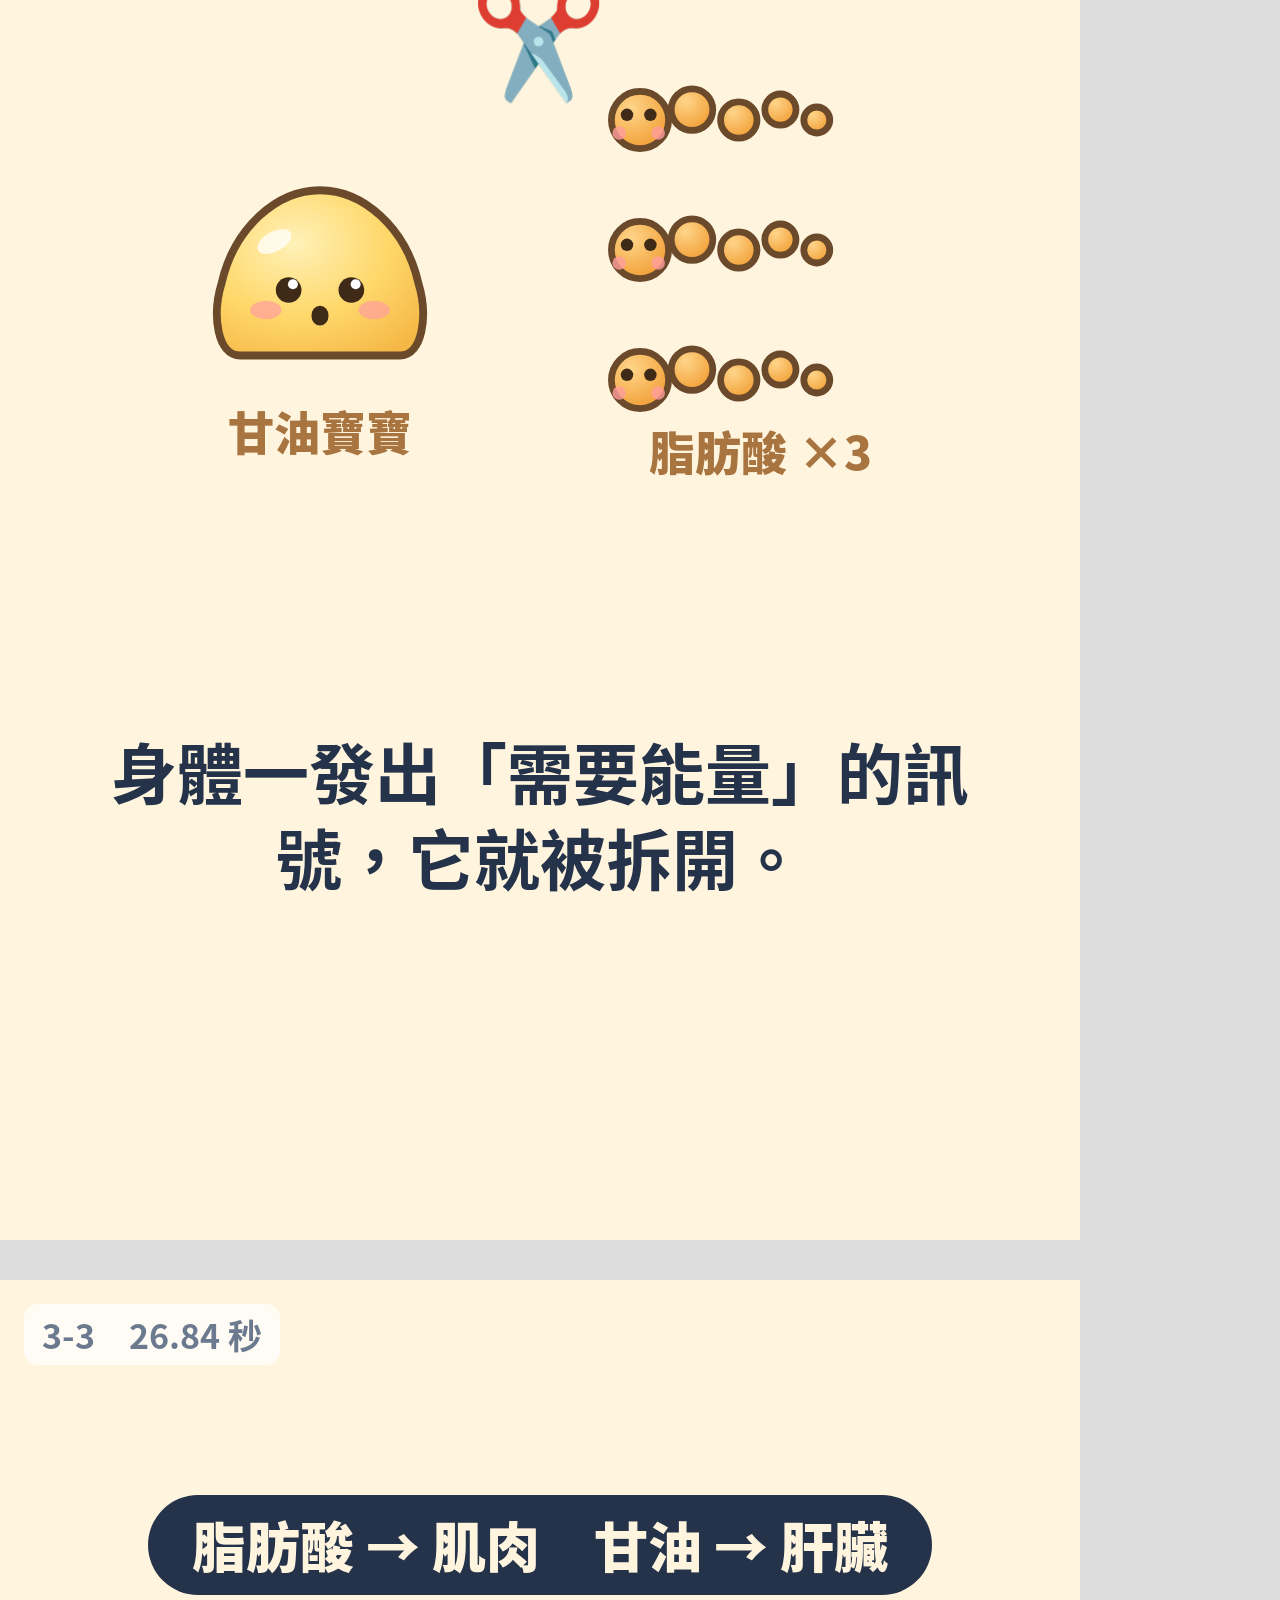
<file: projects/where-does-fat-go/storyboard/frames/frames.html>
<!doctype html>
<html lang="zh-Hant">
<head>
<meta charset="UTF-8" />
<title>脂肪到底去哪了？分鏡關鍵格</title>
<style>
  @font-face { font-family: "Noto Sans TC"; font-weight: 400; src: url("../../../../fonts/NotoSansTC-Regular.otf"); }
  @font-face { font-family: "Noto Sans TC"; font-weight: 700; src: url("../../../../fonts/NotoSansTC-Bold.otf"); }
  @font-face { font-family: "Noto Sans TC"; font-weight: 900; src: url("../../../../fonts/NotoSansTC-Black.otf"); }
  @font-face { font-family: "Noto Color Emoji"; src: url("../../../../fonts/NotoColorEmoji.ttf"); }
  /* 明亮版配色（使用者指定「明亮 2D 扁平」，覆蓋 design-system 的深藍底） */
  :root {
    --bg: #FFF4DE;      /* 奶油底 */
    --bg2: #FDE7D2;     /* 身體城市地面 */
    --ink: #24324A;     /* 深藍字 */
    --muted: #6B7A8F;
    --r1: #E76F51; --r2: #F4A261; --r3: #F2C14E; --r4: #4FA3E0;
    --co2: #9AA5B1; --green: #7CC47F; --road: #E26D6D;
  }
  * { margin: 0; padding: 0; box-sizing: border-box; }
  body { background: #ddd; font-family: "Noto Sans TC", "Noto Color Emoji", sans-serif; color: var(--ink); }
  .frame { position: relative; width: 1080px; height: 1920px; background: var(--bg); overflow: hidden; margin: 0 0 40px; }
  .frame svg.art { position: absolute; left: 0; top: 0; }
  .head { position: absolute; left: 65px; right: 65px; top: 215px; text-align: center; }
  .head span { display: inline-block; background: var(--ink); color: var(--bg); border-radius: 999px; padding: 16px 44px; font-size: 54px; font-weight: 900; line-height: 1.25; }
  .title { position: absolute; left: 65px; right: 65px; top: 215px; text-align: center; font-size: 112px; font-weight: 900; line-height: 1.15; }
  .title em { font-style: normal; color: var(--r1); }
  .cap { position: absolute; left: 76px; right: 76px; top: 1375px; height: 205px; display: flex; align-items: flex-end; justify-content: center; text-align: center; font-size: 66px; font-weight: 700; line-height: 1.3; }
  .sub { position: absolute; left: 76px; right: 76px; top: 1290px; text-align: center; font-size: 40px; font-weight: 700; color: var(--muted); }
  .tag { position: absolute; left: 24px; top: 24px; font-size: 34px; font-weight: 700; color: var(--muted); background: rgba(255,255,255,.7); padding: 6px 18px; border-radius: 14px; }
  text { font-family: "Noto Sans TC", "Noto Color Emoji", sans-serif; }
  .emo { font-family: "Noto Color Emoji", sans-serif; }
</style>
</head>
<body>
<!-- 共用角色 -->
<svg width="0" height="0" style="position:absolute">
  <defs>
    <radialGradient id="bodyA" cx="0.38" cy="0.32" r="0.8"><stop offset="0" stop-color="#FFF1B8"/><stop offset="0.55" stop-color="#FFD86B"/><stop offset="1" stop-color="#F5B847"/></radialGradient><radialGradient id="beadA" cx="0.35" cy="0.3" r="0.8"><stop offset="0" stop-color="#FFD58A"/><stop offset="1" stop-color="#F09A2E"/></radialGradient>
    <radialGradient id="mochi" cx="40%" cy="25%" r="85%"><stop offset="0" stop-color="#FFF6D8"/><stop offset=".55" stop-color="#FBE2A0"/><stop offset="1" stop-color="#F2C46E"/></radialGradient>
    <g id="yy"><g transform="scale(1.7) translate(-100,-115)"><ellipse cx="100" cy="174" rx="62" ry="7" fill="#EFDDBF"/><g fill="url(#beadA)" stroke="#6B4A2B" stroke-width="3"><circle cx="74" cy="13" r="4.5"/><circle cx="76" cy="24" r="5.5"/><circle cx="81" cy="36" r="6.5"/><circle cx="88" cy="48" r="7.5"/><circle cx="102" cy="8" r="4.5"/><circle cx="100" cy="20" r="5.5"/><circle cx="101" cy="33" r="6.5"/><circle cx="100" cy="46" r="7.5"/><circle cx="130" cy="13" r="4.5"/><circle cx="126" cy="24" r="5.5"/><circle cx="120" cy="36" r="6.5"/><circle cx="112" cy="48" r="7.5"/></g><path d="M44 168 C 28 168 24 140 31 117 C 40 78 70 52 100 52 C 130 52 160 78 169 117 C 176 140 172 168 156 168 Z" fill="url(#bodyA)" stroke="#6B4A2B" stroke-width="3.5" stroke-linejoin="round"/><ellipse cx="68" cy="88" rx="13" ry="7" fill="#FFFFFF" opacity="0.75" transform="rotate(-28 68 88)"/><circle cx="83" cy="88" r="2.5" fill="#FFFFFF" opacity="0.8"/><ellipse cx="62" cy="136" rx="11" ry="6.5" fill="#FF9E9E" opacity="0.7"/><ellipse cx="138" cy="136" rx="11" ry="6.5" fill="#FF9E9E" opacity="0.7"/><circle cx="78" cy="124" r="8" fill="#3E2A17"/><circle cx="122" cy="124" r="8" fill="#3E2A17"/><circle cx="81" cy="120.5" r="3" fill="#FFFFFF"/><circle cx="125" cy="120.5" r="3" fill="#FFFFFF"/><circle cx="75.5" cy="127" r="1.3" fill="#FFFFFF"/><circle cx="119.5" cy="127" r="1.3" fill="#FFFFFF"/><path d="M92 134 q4 5 8 0 q4 5 8 0" fill="none" stroke="#3E2A17" stroke-width="2.8" stroke-linecap="round" stroke-linejoin="round"/></g></g>
    <g id="yy-walk"><g transform="translate(0,90) scale(1.12,.86) translate(0,-90)"><g transform="scale(1.7) translate(-100,-115)"><ellipse cx="100" cy="174" rx="62" ry="7" fill="#EFDDBF"/><g fill="url(#beadA)" stroke="#6B4A2B" stroke-width="3"><circle cx="74" cy="13" r="4.5"/><circle cx="76" cy="24" r="5.5"/><circle cx="81" cy="36" r="6.5"/><circle cx="88" cy="48" r="7.5"/><circle cx="102" cy="8" r="4.5"/><circle cx="100" cy="20" r="5.5"/><circle cx="101" cy="33" r="6.5"/><circle cx="100" cy="46" r="7.5"/><circle cx="130" cy="13" r="4.5"/><circle cx="126" cy="24" r="5.5"/><circle cx="120" cy="36" r="6.5"/><circle cx="112" cy="48" r="7.5"/></g><path d="M44 168 C 28 168 24 140 31 117 C 40 78 70 52 100 52 C 130 52 160 78 169 117 C 176 140 172 168 156 168 Z" fill="url(#bodyA)" stroke="#6B4A2B" stroke-width="3.5" stroke-linejoin="round"/><ellipse cx="68" cy="88" rx="13" ry="7" fill="#FFFFFF" opacity="0.75" transform="rotate(-28 68 88)"/><circle cx="83" cy="88" r="2.5" fill="#FFFFFF" opacity="0.8"/><ellipse cx="62" cy="136" rx="11" ry="6.5" fill="#FF9E9E" opacity="0.7"/><ellipse cx="138" cy="136" rx="11" ry="6.5" fill="#FF9E9E" opacity="0.7"/><circle cx="78" cy="124" r="8" fill="#3E2A17"/><circle cx="122" cy="124" r="8" fill="#3E2A17"/><circle cx="81" cy="120.5" r="3" fill="#FFFFFF"/><circle cx="125" cy="120.5" r="3" fill="#FFFFFF"/><circle cx="75.5" cy="127" r="1.3" fill="#FFFFFF"/><circle cx="119.5" cy="127" r="1.3" fill="#FFFFFF"/><path d="M92 134 q4 5 8 0 q4 5 8 0" fill="none" stroke="#3E2A17" stroke-width="2.8" stroke-linecap="round" stroke-linejoin="round"/></g></g></g>
    <g id="yy-sleep"><g transform="scale(1.7) translate(-100,-115)"><ellipse cx="100" cy="174" rx="68" ry="7" fill="#E1DCEF"/><g fill="url(#beadA)" stroke="#6B4A2B" stroke-width="3"><circle cx="110" cy="66" r="7.5"/><circle cx="124" cy="62" r="6.5"/><circle cx="137" cy="62" r="5.5"/><circle cx="148" cy="66" r="4.5"/><circle cx="114" cy="74" r="7.5"/><circle cx="129" cy="74" r="6.5"/><circle cx="142" cy="77" r="5.5"/><circle cx="152" cy="82" r="4.5"/><circle cx="116" cy="84" r="7.5"/><circle cx="130" cy="88" r="6.5"/><circle cx="141" cy="94" r="5.5"/><circle cx="149" cy="101" r="4.5"/></g><path d="M38 168 C 22 168 18 146 26 128 C 36 98 68 74 100 74 C 132 74 164 98 174 128 C 182 146 178 168 162 168 Z" fill="url(#bodyA)" stroke="#6B4A2B" stroke-width="3.5" stroke-linejoin="round"/><ellipse cx="62" cy="104" rx="13" ry="6" fill="#FFFFFF" opacity="0.75" transform="rotate(-22 62 104)"/><ellipse cx="60" cy="142" rx="11" ry="6" fill="#FF9E9E" opacity="0.7"/><ellipse cx="140" cy="142" rx="11" ry="6" fill="#FF9E9E" opacity="0.7"/><path d="M68 132 q9 7 18 0" fill="none" stroke="#3E2A17" stroke-width="3" stroke-linecap="round"/><path d="M114 132 q9 7 18 0" fill="none" stroke="#3E2A17" stroke-width="3" stroke-linecap="round"/><path d="M95 146 q5 3 10 0" fill="none" stroke="#3E2A17" stroke-width="2.6" stroke-linecap="round"/><circle cx="146" cy="128" r="13" fill="#E6F4FF" stroke="#7A93AD" stroke-width="2.5" opacity="0.95"/><ellipse cx="141" cy="123" rx="4" ry="2.5" fill="#FFFFFF"/><text x="46" y="58" font-size="22" font-weight="700" fill="#6B6FA8">z</text><text x="28" y="38" font-size="16" font-weight="700" fill="#8E91C0">z</text></g></g>
    <g id="yy-shock"><g transform="scale(1.7) translate(-100,-115)"><ellipse cx="100" cy="174" rx="62" ry="7" fill="#EFDDBF"/><g fill="url(#beadA)" stroke="#6B4A2B" stroke-width="3"><circle cx="60.1" cy="64.5" r="7.5"/><circle cx="50.5" cy="53.0" r="6.5"/><circle cx="40.9" cy="41.5" r="5.5"/><circle cx="31.2" cy="30.0" r="4.5"/><circle cx="100.0" cy="50.0" r="7.5"/><circle cx="100.0" cy="35.0" r="6.5"/><circle cx="100.0" cy="20.0" r="5.5"/><circle cx="100.0" cy="5.0" r="4.5"/><circle cx="139.9" cy="64.5" r="7.5"/><circle cx="149.5" cy="53.0" r="6.5"/><circle cx="159.1" cy="41.5" r="5.5"/><circle cx="168.8" cy="30.0" r="4.5"/></g><path d="M44 168 C 28 168 24 140 31 117 C 40 78 70 52 100 52 C 130 52 160 78 169 117 C 176 140 172 168 156 168 Z" fill="url(#bodyA)" stroke="#6B4A2B" stroke-width="3.5" stroke-linejoin="round"/><ellipse cx="68" cy="88" rx="13" ry="7" fill="#FFFFFF" opacity="0.75" transform="rotate(-28 68 88)"/><circle cx="83" cy="88" r="2.5" fill="#FFFFFF" opacity="0.8"/><ellipse cx="62" cy="136" rx="11" ry="6.5" fill="#FF9E9E" opacity="0.7"/><ellipse cx="138" cy="136" rx="11" ry="6.5" fill="#FF9E9E" opacity="0.7"/><circle cx="78" cy="122" r="11" fill="#fff" stroke="#3E2A17" stroke-width="2.5"/><circle cx="122" cy="122" r="11" fill="#fff" stroke="#3E2A17" stroke-width="2.5"/><circle cx="78" cy="122" r="4.5" fill="#3E2A17"/><circle cx="122" cy="122" r="4.5" fill="#3E2A17"/><ellipse cx="100" cy="142" rx="6" ry="7" fill="#3E2A17"/><path d="M30,40 l-10,-10 M170,40 l10,-10" stroke="#E76F51" stroke-width="4" stroke-linecap="round"/></g></g>
    <!-- 甘油寶寶 -->
    <g id="gly"><g transform="scale(.95) translate(-100,-115)"><path d="M44 168 C 28 168 24 140 31 117 C 40 78 70 52 100 52 C 130 52 160 78 169 117 C 176 140 172 168 156 168 Z" fill="url(#bodyA)" stroke="#6B4A2B" stroke-width="5.5" stroke-linejoin="round"/><ellipse cx="68" cy="88" rx="13" ry="7" fill="#FFFFFF" opacity="0.75" transform="rotate(-28 68 88)"/><ellipse cx="62" cy="136" rx="11" ry="6.5" fill="#FF9E9E" opacity="0.7"/><ellipse cx="138" cy="136" rx="11" ry="6.5" fill="#FF9E9E" opacity="0.7"/><circle cx="78" cy="122" r="9" fill="#3E2A17"/><circle cx="122" cy="122" r="9" fill="#3E2A17"/><circle cx="81" cy="118" r="3.5" fill="#FFFFFF"/><circle cx="125" cy="118" r="3.5" fill="#FFFFFF"/><ellipse cx="100" cy="140" rx="6" ry="7" fill="#3E2A17"/></g></g>
    <!-- 脂肪酸毛毛蟲（頭在 0,0，往右延伸約 160） -->
    <g id="fa"><g transform="scale(2)"><g stroke="#6B4A2B" stroke-width="2.6" fill="url(#beadA)"><circle cx="68" cy="0" r="5"/><circle cx="54" cy="-4" r="6"/><circle cx="38" cy="0" r="7"/><circle cx="20" cy="-4" r="8"/><circle cx="0" cy="0" r="11"/></g><circle cx="-5" cy="-2" r="2.4" fill="#3E2A17"/><circle cx="4" cy="-2" r="2.4" fill="#3E2A17"/><circle cx="-8" cy="5" r="2.6" fill="#FF9E9E" opacity=".8"/><circle cx="7" cy="5" r="2.6" fill="#FF9E9E" opacity=".8"/></g></g>
    <!-- 阿肥（女性）：腳底在 (0,0) -->
    <g id="af">
      <rect x="-50" y="-115" width="40" height="115" rx="18" fill="#3D4F7A"/><rect x="10" y="-115" width="40" height="115" rx="18" fill="#3D4F7A"/>
      <ellipse cx="-34" cy="-6" rx="34" ry="16" fill="#FF7A6B"/><ellipse cx="34" cy="-6" rx="34" ry="16" fill="#FF7A6B"/>
      <path d="M-84,-105 Q-100,-200 -72,-292 Q0,-318 72,-292 Q100,-200 84,-105 Q0,-88 -84,-105 Z" fill="#FF9FA8" stroke="#F27C89" stroke-width="5"/>
      <path d="M-30,-300 L0,-262 L30,-300 Z" fill="#fff"/>
      <path d="M-22,-292 L-6,-200 M22,-292 L6,-200" stroke="#4FA3E0" stroke-width="6"/>
      <rect x="-26" y="-205" width="52" height="64" rx="8" fill="#fff" stroke="#4FA3E0" stroke-width="4"/>
      <circle cx="0" cy="-185" r="10" fill="#FFD9BF"/><rect x="-16" y="-168" width="32" height="6" rx="3" fill="#B9C7D1"/><rect x="-12" y="-156" width="24" height="5" rx="2.5" fill="#B9C7D1"/>
      <circle cx="0" cy="-612" r="52" fill="#5A3A2A"/>
      <ellipse cx="0" cy="-566" rx="40" ry="14" fill="#F6C945" stroke="#C99A3E" stroke-width="4"/>
      <path d="M8,-660 q30,-40 -2,-62 q-24,-14 -26,8" fill="none" stroke="#5A3A2A" stroke-width="9" stroke-linecap="round"/>
      <path d="M-150,-420 Q-162,-575 0,-582 Q162,-575 150,-420 L148,-330 Q120,-310 108,-350 L-108,-350 Q-120,-310 -148,-330 Z" fill="#5A3A2A"/>
      <ellipse cx="0" cy="-425" rx="132" ry="126" fill="#FFD9BF"/>
      <path d="M-134,-430 Q-140,-560 0,-560 Q140,-560 134,-430 Q118,-492 70,-500 Q52,-470 22,-498 Q-10,-470 -34,-500 Q-90,-500 -134,-430 Z" fill="#5A3A2A"/>
      <g transform="translate(104,-500) scale(.2)"><use href="#yy"/></g>
      <ellipse cx="-50" cy="-410" rx="20" ry="27" fill="#3B2418"/><ellipse cx="50" cy="-410" rx="20" ry="27" fill="#3B2418"/>
      <circle cx="-43" cy="-420" r="8" fill="#fff"/><circle cx="57" cy="-420" r="8" fill="#fff"/>
      <circle cx="-56" cy="-398" r="4" fill="#fff"/><circle cx="44" cy="-398" r="4" fill="#fff"/>
      <path d="M-70,-428 l-14,-8 M70,-428 l14,-8" stroke="#3B2418" stroke-width="5" stroke-linecap="round"/>
      <ellipse cx="-88" cy="-362" rx="26" ry="15" fill="#FF8FA0" opacity=".75"/><ellipse cx="88" cy="-362" rx="26" ry="15" fill="#FF8FA0" opacity=".75"/>
      <path d="M-98,-368 l6,-10 M-86,-366 l6,-10 M78,-368 l6,-10 M90,-366 l6,-10" stroke="#fff" stroke-width="3" stroke-linecap="round" opacity=".9"/>
      <path d="M-20,-358 Q0,-356 20,-358 Q18,-330 0,-328 Q-18,-330 -20,-358 Z" fill="#B5524F"/>
      <ellipse cx="0" cy="-336" rx="9" ry="5" fill="#FF8FA0"/></g>
    <g id="arm-l"><rect x="-104" y="-282" width="38" height="125" rx="19" fill="#FF9FA8" stroke="#F27C89" stroke-width="5"/><circle cx="-85" cy="-152" r="22" fill="#FFD9BF"/></g>
    <g id="arm-r"><rect x="66" y="-282" width="38" height="125" rx="19" fill="#FF9FA8" stroke="#F27C89" stroke-width="5"/><circle cx="85" cy="-152" r="22" fill="#FFD9BF"/></g>
    <g id="batt-frame"><rect x="0" y="0" width="300" height="120" rx="24" fill="#fff" stroke="#24324A" stroke-width="10"/><rect x="300" y="35" width="22" height="50" rx="8" fill="#24324A"/></g>
    <g id="co2"><circle r="46" fill="#F5F9FD" stroke="#7A93AD" stroke-width="4"/><ellipse cx="-20" cy="-26" rx="13" ry="7" fill="#fff" transform="rotate(-30 -20 -26)"/><text y="-10" text-anchor="middle" font-size="22" font-weight="900" fill="#4E6782">CO₂</text><circle cx="-15" cy="10" r="6.5" fill="#3E2A17"/><circle cx="15" cy="10" r="6.5" fill="#3E2A17"/><circle cx="-13" cy="7" r="2.3" fill="#fff"/><circle cx="17" cy="7" r="2.3" fill="#fff"/><path d="M-8,24 q8,8 16,0" fill="none" stroke="#3E2A17" stroke-width="3.5" stroke-linecap="round"/><ellipse cx="-30" cy="24" rx="8" ry="5" fill="#FF9E9E" opacity=".65"/><ellipse cx="30" cy="24" rx="8" ry="5" fill="#FF9E9E" opacity=".65"/></g>
    <g id="co2-wave"><circle r="46" fill="#F5F9FD" stroke="#7A93AD" stroke-width="4"/><ellipse cx="-20" cy="-26" rx="13" ry="7" fill="#fff" transform="rotate(-30 -20 -26)"/><text y="-10" text-anchor="middle" font-size="22" font-weight="900" fill="#4E6782">CO₂</text><circle cx="-15" cy="10" r="6.5" fill="#3E2A17"/><circle cx="15" cy="10" r="6.5" fill="#3E2A17"/><circle cx="-13" cy="7" r="2.3" fill="#fff"/><circle cx="17" cy="7" r="2.3" fill="#fff"/><path d="M-8,24 q8,8 16,0" fill="none" stroke="#3E2A17" stroke-width="3.5" stroke-linecap="round"/><ellipse cx="-30" cy="24" rx="8" ry="5" fill="#FF9E9E" opacity=".65"/><ellipse cx="30" cy="24" rx="8" ry="5" fill="#FF9E9E" opacity=".65"/><path d="M44,-6 q20,-8 22,-30" fill="none" stroke="#7A93AD" stroke-width="4.5" stroke-linecap="round"/><circle cx="66" cy="-40" r="7" fill="#F5F9FD" stroke="#7A93AD" stroke-width="3.5"/></g>
    <g id="h2o"><path d="M0,-48 C18,-20 34,0 34,18 A34,34 0 0 1 -34,18 C-34,0 -18,-20 0,-48 Z" fill="#7FC0EE" stroke="#2F7FBF" stroke-width="5"/><ellipse cx="-12" cy="0" rx="6" ry="10" fill="#fff" opacity=".7"/>
      <circle cx="-9" cy="18" r="3.5" fill="#1E4E7A"/><circle cx="9" cy="18" r="3.5" fill="#1E4E7A"/></g>
    <g id="o2"><circle r="46" fill="#4FA3E0"/><circle cx="-15" cy="-8" r="7" fill="#fff"/><circle cx="15" cy="-8" r="7" fill="#fff"/><path d="M-14,14 q14,12 28,0" fill="none" stroke="#fff" stroke-width="5" stroke-linecap="round"/><text y="-56" text-anchor="middle" font-size="34" font-weight="900" fill="#2F7FBF">O₂</text></g>
    <g id="atp"><rect x="-60" y="-34" width="120" height="68" rx="14" fill="#F2C14E" stroke="#24324A" stroke-width="6"/><rect x="60" y="-14" width="12" height="28" rx="4" fill="#24324A"/><text y="13" text-anchor="middle" font-size="34" font-weight="900" fill="#24324A">ATP</text></g>
  </defs>
</svg>

<!-- 1-1 -->
<div class="frame" id="f1-1"><div class="tag">1-1　00.00 秒</div>
  <div class="title">脂肪<br>到底去哪了？</div>
  <svg class="art" width="1080" height="1920">
    <rect x="300" y="1150" width="480" height="110" rx="40" fill="#fff" stroke="#24324A" stroke-width="10"/>
    <rect x="455" y="1170" width="170" height="64" rx="12" fill="#24324A"/>
    <text x="540" y="1218" text-anchor="middle" font-size="48" font-weight="900" fill="#7CC47F">65.0</text>
    <text x="760" y="1080" text-anchor="middle" font-size="56" font-weight="900" fill="#9AA5B1" text-decoration="line-through">70</text>
    <text x="760" y="1140" text-anchor="middle" font-size="64" font-weight="900" fill="#E76F51">↓5</text>
    <g transform="translate(540,1165) scale(.95)"><use href="#af"/><use href="#arm-l"/>
      <g transform="rotate(-150 85 -280)"><use href="#arm-r"/></g><text x="105" y="-370" font-size="90" class="emo">👍</text></g>
    <circle cx="820" cy="680" r="80" fill="#fff" stroke="#24324A" stroke-width="8"/>
    <text x="820" y="715" text-anchor="middle" font-size="110" font-weight="900" fill="#E76F51">?</text>
  </svg>
  <div class="cap">你減掉的脂肪，到底跑去哪了？</div>
</div>

<!-- 1-2 -->
<div class="frame" id="f1-2"><div class="tag">1-2　02.50 秒</div>
  <div class="head"><span>A 流汗　B 上廁所　C 變肌肉</span></div>
  <svg class="art" width="1080" height="1920">
    <g font-weight="900">
      <circle cx="220" cy="560" r="150" fill="#fff" stroke="#4FA3E0" stroke-width="10"/>
      <text x="220" y="580" text-anchor="middle" font-size="120" class="emo">💦</text>
      <text x="220" y="660" text-anchor="middle" font-size="48" fill="#24324A">A 流汗</text>
      <circle cx="540" cy="460" r="150" fill="#fff" stroke="#F4A261" stroke-width="10"/>
      <text x="540" y="480" text-anchor="middle" font-size="120" class="emo">🚽</text>
      <text x="540" y="560" text-anchor="middle" font-size="48" fill="#24324A">B 上廁所</text>
      <circle cx="860" cy="560" r="150" fill="#fff" stroke="#E76F51" stroke-width="10"/>
      <text x="860" y="580" text-anchor="middle" font-size="120" class="emo">💪</text>
      <text x="860" y="660" text-anchor="middle" font-size="48" fill="#24324A">C 變肌肉</text>
    </g>
    <g transform="translate(540,1300) scale(.8)"><use href="#af"/><use href="#arm-l"/>
      <g transform="rotate(-130 85 -280)"><use href="#arm-r"/></g></g>
    <text x="640" y="800" font-size="70" class="emo">🤔</text>
  </svg>
  <div class="cap">流汗流掉？上廁所排掉？還是變成肌肉？</div>
</div>

<!-- 1-3 -->
<div class="frame" id="f1-3"><div class="tag">1-3　06.08 秒</div>
  <div class="head"><span>主要答案不在這裡！</span></div>
  <svg class="art" width="1080" height="1920">
    <g stroke="#24324A" stroke-width="8" stroke-linecap="round" opacity=".5">
      <path d="M160,430 l-40,-40 M220,410 l0,-60 M280,430 l40,-40"/>
      <path d="M800,430 l-40,-40 M860,410 l0,-60 M920,430 l40,-40"/>
    </g>
    <circle cx="540" cy="860" r="380" fill="#FDE7D2" stroke="#24324A" stroke-width="14"/>
    <clipPath id="c13"><circle cx="540" cy="860" r="372"/></clipPath>
    <g clip-path="url(#c13)">
      <rect x="160" y="900" width="760" height="70" fill="#E26D6D"/>
      <rect x="250" y="700" width="160" height="180" rx="16" fill="#F2C14E"/><rect x="290" y="760" width="80" height="120" fill="#24324A" opacity=".2"/>
      <rect x="640" y="660" width="140" height="220" rx="16" fill="#7CC47F"/>
      <rect x="440" y="1000" width="200" height="160" rx="16" fill="#4FA3E0"/>
      <text x="540" y="945" text-anchor="middle" font-size="44" font-weight="900" fill="#fff">身體城市</text>
      <g transform="translate(540,1110) scale(.45)"><use href="#yy"/></g>
    </g>
    <path d="M540,480 l0,-120 M540,360 l-30,40 M540,360 l30,40" stroke="#E76F51" stroke-width="0"/>
    <text x="540" y="430" text-anchor="middle" font-size="60" font-weight="900" fill="#E76F51">ZOOM ▼ 進入身體</text>
  </svg>
  <div class="cap">答案，跟你想的不一樣。</div>
</div>

<!-- 2-1 -->
<div class="frame" id="f2-1"><div class="tag">2-1　08.14 秒</div>
  <div class="head"><span>24小時都在耗電</span></div>
  <svg class="art" width="1080" height="1920">
    <rect x="65" y="380" width="950" height="900" rx="40" fill="#FDE7D2"/>
    <path d="M65,800 H1015" stroke="#E26D6D" stroke-width="60"/>
    <rect x="120" y="440" width="260" height="280" rx="24" fill="#E76F51"/><text x="250" y="610" text-anchor="middle" font-size="130" class="emo">❤️</text><text x="250" y="700" text-anchor="middle" font-size="44" font-weight="900" fill="#fff">心臟</text>
    <rect x="410" y="440" width="260" height="280" rx="24" fill="#B8A1E3"/><text x="540" y="610" text-anchor="middle" font-size="130" class="emo">🧠</text><text x="540" y="700" text-anchor="middle" font-size="44" font-weight="900" fill="#fff">大腦</text>
    <path d="M520,420 l-10,-30 M560,420 l10,-30 M540,415 v-35" stroke="#F2C14E" stroke-width="8" stroke-linecap="round"/>
    <rect x="120" y="880" width="420" height="340" rx="24" fill="#7CC47F"/><text x="330" y="1080" text-anchor="middle" font-size="130" class="emo">💪📦</text><text x="330" y="1180" text-anchor="middle" font-size="44" font-weight="900" fill="#fff">肌肉</text>
    <rect x="580" y="880" width="380" height="340" rx="24" fill="#fff"/><text x="770" y="1060" text-anchor="middle" font-size="130" class="emo">😴</text><text x="770" y="1170" text-anchor="middle" font-size="44" font-weight="900" fill="#24324A">睡覺也在耗電</text>
    <g transform="translate(730,470) scale(.75)"><use href="#batt-frame"/><rect x="14" y="14" width="150" height="92" rx="12" fill="#F4A261"/></g>
    <text x="960" y="620" text-anchor="middle" font-size="56" font-weight="900" fill="#E76F51">▼</text>
  </svg>
  <div class="cap">身體隨時都在消耗能量，連睡覺都不例外。</div>
</div>

<!-- 2-2 -->
<div class="frame" id="f2-2"><div class="tag">2-2　11.78 秒</div>
  <div class="head"><span>能量來源：醣類＋脂肪</span></div>
  <svg class="art" width="1080" height="1920">
    <g transform="translate(540,930) scale(.6)"><use href="#af"/><use href="#arm-l" transform="rotate(25 -85 -280)"/><use href="#arm-r" transform="rotate(-25 85 -280)"/></g>
    <text x="640" y="880" font-size="70" class="emo">💨</text>
    <g transform="translate(400,380) scale(.75)"><use href="#batt-frame"/><rect x="14" y="14" width="70" height="92" rx="12" fill="#E76F51"/></g>
    <text x="680" y="455" font-size="60" font-weight="900" fill="#E76F51">▼▼</text>
    <!-- 油罐車 -->
    <g transform="translate(90,1010)">
      <rect x="0" y="40" width="250" height="130" rx="50" fill="#fff" stroke="#24324A" stroke-width="8"/>
      <rect x="250" y="70" width="90" height="100" rx="16" fill="#4FA3E0" stroke="#24324A" stroke-width="8"/>
      <circle cx="70" cy="185" r="30" fill="#24324A"/><circle cx="280" cy="185" r="30" fill="#24324A"/>
      <text x="125" y="125" text-anchor="middle" font-size="50" font-weight="900" fill="#24324A">醣類</text>
      <text x="170" y="10" text-anchor="middle" font-size="60" class="emo">🍚</text>
    </g>
    <!-- 倉庫 -->
    <g transform="translate(640,960)">
      <path d="M0,90 L180,0 L360,90 V270 H0 Z" fill="#F2C14E" stroke="#24324A" stroke-width="8"/>
      <rect x="110" y="140" width="140" height="130" fill="#24324A" opacity=".25"/>
      <text x="180" y="120" text-anchor="middle" font-size="46" font-weight="900" fill="#24324A">脂肪倉庫</text>
      <circle cx="180" cy="-40" r="34" fill="#E76F51"/><path d="M130,-80 l-20,-20 M230,-80 l20,-20 M180,-90 v-28" stroke="#E76F51" stroke-width="8" stroke-linecap="round"/>
    </g>
  </svg>
  <div class="cap">能量主要來自醣類和脂肪。</div>
</div>

<!-- 2-3 -->
<div class="frame" id="f2-3"><div class="tag">2-3　14.02 秒</div>
  <div class="head"><span>熱量不夠用 → 動用脂肪庫存</span></div>
  <svg class="art" width="1080" height="1920">
    <rect x="65" y="400" width="950" height="880" rx="30" fill="#F2C14E" stroke="#24324A" stroke-width="10"/>
    <rect x="65" y="400" width="150" height="880" fill="#E9A23B" opacity=".6"/><rect x="865" y="400" width="150" height="880" fill="#E9A23B" opacity=".6"/>
    <rect x="215" y="440" width="650" height="800" fill="#FFF4DE"/>
    <g stroke="#B5763A" stroke-width="14"><path d="M215,740 H865 M215,1040 H865"/></g>
    <g transform="translate(290,690) scale(.5)"><use href="#yy-sleep"/></g>
    <g transform="translate(510,690) scale(.5)"><use href="#yy-sleep"/></g>
    <g transform="translate(700,690) scale(.5)"><use href="#yy-shock"/></g>
    <g transform="translate(290,990) scale(.5)"><use href="#yy-sleep"/></g>
    <g transform="translate(510,990) scale(.5)"><use href="#yy-sleep"/></g>
    <g transform="translate(700,990) scale(.5)"><use href="#yy-sleep"/></g>
    <text x="760" y="560" font-size="110" class="emo">⏰</text>
</svg>
  <div class="cap">當吃進來的熱量不夠用，身體就會動用存起來的脂肪。</div>
</div>

<!-- 3-1 -->
<div class="frame" id="f3-1"><div class="tag">3-1　18.48 秒</div>
  <div class="head"><span>三酸甘油酯 ＝ 1甘油 ＋ 3脂肪酸</span></div>
  <svg class="art" width="1080" height="1920">
    <g transform="translate(400,780) scale(1.6)"><use href="#yy"/></g>
    <g font-weight="900" font-size="52">
      <path d="M300,1020 L230,1110" stroke="#24324A" stroke-width="6"/><circle cx="300" cy="1020" r="10" fill="#24324A"/>
      <rect x="90" y="1110" width="280" height="90" rx="45" fill="#F6C945" stroke="#24324A" stroke-width="6"/><text x="230" y="1172" text-anchor="middle" fill="#24324A">甘油 ×1</text>
      <path d="M760,700 L840,600" stroke="#24324A" stroke-width="6"/><circle cx="760" cy="700" r="10" fill="#24324A"/>
      <rect x="660" y="510" width="340" height="90" rx="45" fill="#E9A23B" stroke="#24324A" stroke-width="6"/><text x="830" y="572" text-anchor="middle" fill="#24324A">脂肪酸 ×3</text>
    </g>
    <g font-weight="900" font-size="80" fill="#24324A" text-anchor="middle">
      <rect x="610" y="1040" width="110" height="110" rx="20" fill="#F6C945"/><text x="665" y="1124">1</text>
      <text x="760" y="1124">＋</text>
      <rect x="810" y="1040" width="110" height="110" rx="20" fill="#E9A23B"/><text x="865" y="1124">3</text>
    </g>
  </svg>
  <div class="cap">脂肪細胞裡存的叫三酸甘油酯，就像一根甘油掛著三條脂肪酸。</div>
</div>

<!-- 3-2 -->
<div class="frame" id="f3-2"><div class="tag">3-2　23.66 秒</div>
  <div class="head"><span>荷爾蒙訊號 → 脂肪分解</span></div>
  <svg class="art" width="1080" height="1920">
    <g transform="translate(120,420) rotate(-10)">
      <rect width="330" height="210" rx="16" fill="#fff" stroke="#24324A" stroke-width="8"/>
      <path d="M0,0 L165,110 L330,0" fill="none" stroke="#24324A" stroke-width="8"/>
      <text x="165" y="185" text-anchor="middle" font-size="44" font-weight="900" fill="#E76F51">需要能量！</text>
    </g>
    <path d="M470,520 q80,-40 140,30" fill="none" stroke="#6B7A8F" stroke-width="6" stroke-dasharray="14 14"/>
    <g transform="translate(320,960) scale(1.5)"><use href="#gly"/></g>
    <text x="320" y="1130" text-anchor="middle" font-size="46" font-weight="900" fill="#A8743F">甘油寶寶</text>
    <g transform="translate(640,800) scale(1.3)"><use href="#fa"/></g>
    <g transform="translate(640,930) scale(1.3)"><use href="#fa"/></g>
    <g transform="translate(640,1060) scale(1.3)"><use href="#fa"/></g>
    <text x="760" y="1150" text-anchor="middle" font-size="46" font-weight="900" fill="#A8743F">脂肪酸 ×3</text>
    <text x="470" y="760" font-size="110" class="emo">✂️</text>
</svg>
  <div class="cap">身體一發出「需要能量」的訊號，它就被拆開。</div>
</div>

<!-- 3-3 -->
<div class="frame" id="f3-3"><div class="tag">3-3　26.84 秒</div>
  <div class="head"><span>脂肪酸 → 肌肉　甘油 → 肝臟</span></div>
  <svg class="art" width="1080" height="1920">
    <path d="M0,760 C300,700 600,820 1080,700" stroke="#E26D6D" stroke-width="170" fill="none"/>
    <path d="M0,760 C300,700 600,820 1080,700" stroke="#fff" stroke-width="8" stroke-dasharray="40 40" fill="none"/>
    <path d="M0,1130 C350,1080 700,1180 1080,1100" stroke="#E26D6D" stroke-width="150" fill="none"/>
    <text x="70" y="560" font-size="44" font-weight="900" fill="#E26D6D">血管高速公路</text>
    <!-- 巴士 -->
    <g transform="translate(330,640)">
      <rect width="380" height="170" rx="36" fill="#4FA3E0" stroke="#24324A" stroke-width="8"/>
      <rect x="20" y="20" width="340" height="70" rx="12" fill="#fff"/>
      <g transform="translate(50,55) scale(.55)"><use href="#fa"/></g><g transform="translate(160,55) scale(.55)"><use href="#fa"/></g><g transform="translate(270,55) scale(.55)"><use href="#fa"/></g>
      <circle cx="80" cy="175" r="32" fill="#24324A"/><circle cx="300" cy="175" r="32" fill="#24324A"/>
    </g>
    <g transform="translate(830,500)"><rect width="200" height="90" rx="20" fill="#7CC47F"/><text x="100" y="62" text-anchor="middle" font-size="44" font-weight="900" fill="#fff">肌肉 ▶</text></g>
    <!-- 小車 -->
    <g transform="translate(260,1030)">
      <rect width="260" height="130" rx="30" fill="#F4A261" stroke="#24324A" stroke-width="8"/>
      <g transform="translate(130,58) scale(.6)"><use href="#gly"/></g>
      <circle cx="60" cy="135" r="28" fill="#24324A"/><circle cx="200" cy="135" r="28" fill="#24324A"/>
    </g>
    <g transform="translate(830,900)"><rect width="200" height="90" rx="20" fill="#B5763A"/><text x="100" y="62" text-anchor="middle" font-size="44" font-weight="900" fill="#fff">肝臟 ▶</text></g>
  </svg>
  <div class="cap">脂肪酸跟著血液，送到肌肉等需要能量的地方。</div>
</div>

<!-- 4-1 -->
<div class="frame" id="f4-1"><div class="tag">4-1　30.72 秒</div>
  <div class="head"><span>粒線體 ＝ 細胞發電廠</span></div>
  <svg class="art" width="1080" height="1920">
    <rect x="65" y="380" width="950" height="900" rx="60" fill="#F8D3CF" stroke="#E26D6D" stroke-width="10"/>
    <text x="110" y="450" font-size="40" font-weight="900" fill="#C25555">肌肉細胞</text>
    <ellipse cx="560" cy="770" rx="380" ry="230" fill="#FFB86B" stroke="#24324A" stroke-width="10"/>
    <path d="M250,770 q50,-120 100,0 t100,0 t100,0 t100,0 t100,0 t70,0" fill="none" stroke="#E9842B" stroke-width="16"/>
    <ellipse cx="560" cy="770" rx="420" ry="270" fill="none" stroke="#F2C14E" stroke-width="12" opacity=".6"/>
    <rect x="330" y="470" width="460" height="90" rx="20" fill="#24324A"/>
    <text x="560" y="532" text-anchor="middle" font-size="50" font-weight="900" fill="#F2C14E">粒線體發電廠</text>
    <g transform="translate(130,1120) scale(.6)"><use href="#fa"/></g>
    <g transform="translate(340,1120) scale(.6)"><use href="#fa"/></g>
    <g transform="translate(550,1120) scale(.6)"><use href="#fa"/></g>
    <path d="M760,1120 l60,-60" stroke="#24324A" stroke-width="8" stroke-linecap="round"/>
    <text x="820" y="1150" font-size="44" font-weight="900" fill="#24324A">排隊進門</text>
  </svg>
  <div class="cap">脂肪酸來到細胞裡的發電廠：粒線體。</div>
</div>

<!-- 4-2 -->
<div class="frame" id="f4-2"><div class="tag">4-2　34.02 秒</div>
  <div class="head"><span>脂肪酸 ＋ 氧氣 → 燃燒</span></div>
  <svg class="art" width="1080" height="1920">
    <rect x="65" y="900" width="700" height="50" rx="25" fill="#6B7A8F"/>
    <g fill="#24324A"><circle cx="120" cy="975" r="22"/><circle cx="300" cy="975" r="22"/><circle cx="480" cy="975" r="22"/><circle cx="660" cy="975" r="22"/></g>
    <g transform="translate(120,850) scale(1.2)"><use href="#fa"/></g>
    <circle cx="540" cy="855" r="18" fill="#F5C66A" stroke="#A8743F" stroke-width="4"/>
    <circle cx="640" cy="800" r="18" fill="#F5C66A" stroke="#A8743F" stroke-width="4"/>
    <circle cx="720" cy="740" r="18" fill="#F5C66A" stroke="#A8743F" stroke-width="4"/>
    <path d="M560,840 q50,-60 140,-100" fill="none" stroke="#A8743F" stroke-width="5" stroke-dasharray="10 10"/>
    <rect x="460" y="600" width="36" height="210" fill="#9AA5B1"/><path d="M430,810 h96 l-48,40 z" fill="#9AA5B1"/>
    <text x="300" y="640" font-size="44" font-weight="900" fill="#24324A">一顆一顆剪</text>
    <rect x="760" y="640" width="260" height="380" rx="30" fill="#24324A"/>
    <rect x="800" y="760" width="180" height="200" rx="20" fill="#3B4A66"/>
    <text x="890" y="930" text-anchor="middle" font-size="150" class="emo">🔥</text>
    <text x="890" y="720" text-anchor="middle" font-size="44" font-weight="900" fill="#F2C14E">火爐</text>
    <g transform="translate(640,470)"><use href="#o2"/></g>
    <g transform="translate(800,450) scale(.8)"><use href="#o2"/></g>
    <g transform="translate(950,520) scale(.7)"><use href="#o2"/></g>
</svg>
  <div class="cap">在氧氣幫忙下，它被一段一段拆解、燃燒，</div>
</div>

<!-- 4-3 -->
<div class="frame" id="f4-3"><div class="tag">4-3　37.74 秒</div>
  <div class="head"><span>產生能量（ATP）</span></div>
  <svg class="art" width="1080" height="1920">
    <ellipse cx="250" cy="760" rx="200" ry="130" fill="#FFB86B" stroke="#24324A" stroke-width="8"/>
    <text x="250" y="775" text-anchor="middle" font-size="40" font-weight="900" fill="#24324A">粒線體</text>
    <path d="M430,700 C560,600 650,700 720,820" fill="none" stroke="#F2C14E" stroke-width="8" stroke-dasharray="16 16"/>
    <g transform="translate(470,620) rotate(-15)"><use href="#atp"/></g>
    <g transform="translate(600,660) rotate(10)"><use href="#atp"/></g>
    <g transform="translate(330,950) rotate(-5)"><use href="#atp"/></g>
    <g transform="translate(820,1250) scale(.85)"><use href="#af"/><use href="#arm-l"/><use href="#arm-r"/></g>
    <path d="M760,1100 l-30,40 M880,1100 l30,40" stroke="#F2C14E" stroke-width="10" stroke-linecap="round"/>
    <g transform="translate(110,1110) scale(.75)"><use href="#batt-frame"/><rect x="14" y="14" width="250" height="92" rx="12" fill="#7CC47F"/></g>
    <text x="400" y="1190" font-size="60" font-weight="900" fill="#7CC47F">▲</text>
  </svg>
  <div class="cap">變成身體可以使用的能量。</div>
</div>

<!-- 5-1 -->
<div class="frame" id="f5-1"><div class="tag">5-1　39.82 秒</div>
  <div class="head"><span>燒完剩下……？</span></div>
  <svg class="art" width="1080" height="1920">
    <rect x="80" y="480" width="460" height="640" rx="30" fill="#24324A"/>
    <text x="310" y="560" text-anchor="middle" font-size="44" font-weight="900" fill="#F2C14E">發電廠後門</text>
    <rect x="380" y="700" width="160" height="300" fill="#FFF4DE" stroke="#24324A" stroke-width="8"/>
    <g transform="translate(650,640)"><use href="#co2"/></g><g transform="translate(780,760) scale(1.2)"><use href="#co2"/></g>
    <g transform="translate(640,860)"><use href="#co2"/></g><g transform="translate(900,600)"><use href="#co2"/></g>
    <g transform="translate(900,900) scale(.9)"><use href="#co2"/></g>
    <g transform="translate(720,1010)"><use href="#h2o"/></g><g transform="translate(850,1060)"><use href="#h2o"/></g>
    <circle cx="880" cy="420" r="70" fill="#fff" stroke="#24324A" stroke-width="8"/>
    <text x="880" y="452" text-anchor="middle" font-size="96" font-weight="900" fill="#E76F51">?</text>
  </svg>
  <div class="cap">燒完之後，脂肪剩下什麼？</div>
</div>

<!-- 5-2 -->
<div class="frame" id="f5-2"><div class="tag">5-2　42.20 秒</div>
  <div class="head"><span>84% → 二氧化碳，呼出去</span></div>
  <svg class="art" width="1080" height="1920">
    <!-- 側臉 -->
    <circle cx="150" cy="470" r="50" fill="#5A3A2A"/><ellipse cx="178" cy="505" rx="14" ry="34" fill="#F6C945" stroke="#C99A3E" stroke-width="4" transform="rotate(-35 178 505)"/>
    <path d="M92,620 Q84,470 262,462 Q420,468 412,585 L300,550 Q190,570 178,700 L186,760 Q112,770 96,700 Z" fill="#5A3A2A"/>
    <ellipse cx="270" cy="630" rx="148" ry="140" fill="#FFD9BF"/>
    <path d="M150,560 Q170,470 290,472 Q400,478 414,585 Q360,530 300,548 Q230,535 150,560Z" fill="#5A3A2A"/>
    <ellipse cx="335" cy="615" rx="14" ry="20" fill="#3B2418"/><circle cx="340" cy="607" r="5" fill="#fff"/>
    <path d="M346,598 l12,-8" stroke="#3B2418" stroke-width="4" stroke-linecap="round"/>
    <ellipse cx="320" cy="668" rx="24" ry="13" fill="#FF8FA0" opacity=".75"/>
    <ellipse cx="404" cy="684" rx="16" ry="20" fill="#B5524F"/>
    <!-- 肺 -->
    <path d="M200,900 C120,900 100,1080 140,1200 C170,1260 250,1250 260,1180 L260,930 Z" fill="#F4A3A3" stroke="#C25555" stroke-width="8"/>
    <path d="M320,900 C400,900 420,1080 380,1200 C350,1260 270,1250 260,1180 L260,930 Z" fill="#F4A3A3" stroke="#C25555" stroke-width="8"/>
    <path d="M260,780 V940" stroke="#C25555" stroke-width="16"/>
    <g transform="translate(480,640) scale(.8)"><use href="#co2-wave"/></g><g transform="translate(600,560) scale(1)"><use href="#co2-wave"/></g>
    <g transform="translate(700,700) scale(.75)"><use href="#co2-wave"/></g><g transform="translate(220,1060) scale(.5)"><use href="#co2"/></g><g transform="translate(300,1120) scale(.5)"><use href="#co2"/></g>
    <!-- 圓餅 -->
    <circle cx="790" cy="1020" r="190" fill="#E8EEF3"/>
    <path d="M790,1020 L790,830 A190,190 0 1 1 615.6,944.6 Z" fill="#9AA5B1"/>
    <text x="830" y="1080" text-anchor="middle" font-size="90" font-weight="900" fill="#fff">84%</text>
  </svg>
  <div class="cap">大約84%變成二氧化碳，從呼吸吐出去；</div>
</div>

<!-- 5-3 -->
<div class="frame" id="f5-3"><div class="tag">5-3　46.06 秒</div>
  <div class="head"><span>16% → 水（尿液／汗水／水氣）</span></div>
  <svg class="art" width="1080" height="1920">
    <circle cx="540" cy="680" r="190" fill="#9AA5B1"/>
    <path d="M540,680 L540,490 A190,190 0 0 0 365.6,604.6 Z" fill="#4FA3E0"/>
    <text x="460" y="590" text-anchor="middle" font-size="60" font-weight="900" fill="#fff">16%</text>
    <text x="580" y="760" text-anchor="middle" font-size="70" font-weight="900" fill="#fff">84%</text>
    <g font-weight="900" font-size="46" fill="#24324A" text-anchor="middle">
      <path d="M440,900 L200,1050 M540,900 V1050 M640,900 L880,1050" stroke="#4FA3E0" stroke-width="10" stroke-dasharray="20 16"/>
      <circle cx="200" cy="1130" r="100" fill="#fff" stroke="#4FA3E0" stroke-width="8"/><text x="200" y="1140" class="emo" font-size="80">🚽</text><text x="200" y="1270">尿液</text>
      <circle cx="540" cy="1130" r="100" fill="#fff" stroke="#4FA3E0" stroke-width="8"/><text x="540" y="1140" class="emo" font-size="80">💦</text><text x="540" y="1270">汗水</text>
      <circle cx="880" cy="1130" r="100" fill="#fff" stroke="#4FA3E0" stroke-width="8"/><text x="880" y="1140" class="emo" font-size="80">🌫️</text><text x="880" y="1270">呼出的水氣</text>
    </g>
    <g transform="translate(380,900) scale(.7)"><use href="#h2o"/></g><g transform="translate(540,960) scale(.7)"><use href="#h2o"/></g><g transform="translate(700,900) scale(.7)"><use href="#h2o"/></g>
  </svg>
  <div class="cap">剩下約16%變成水，透過尿液、汗水和呼吸排出。</div>
</div>

<!-- 6-1 -->
<div class="frame" id="f6-1"><div class="tag">6-1　51.22 秒</div>
  <div class="head"><span>脂肪主要是「呼」出去的！</span></div>
  <svg class="art" width="1080" height="1920">
    <rect x="0" y="1050" width="1080" height="300" fill="#BFE3B4"/>
    <circle cx="160" cy="900" r="110" fill="#7CC47F"/><rect x="145" y="960" width="30" height="120" fill="#B5763A"/>
    <circle cx="930" cy="880" r="100" fill="#7CC47F"/><rect x="915" y="930" width="30" height="130" fill="#B5763A"/>
    <g transform="translate(460,1230) scale(.85)"><use href="#af"/><use href="#arm-r"/>
      <g transform="rotate(150 -85 -280)"><use href="#arm-l"/></g></g>
    <g transform="translate(620,740) scale(.5)"><use href="#co2"/></g><g transform="translate(690,690) scale(.6)"><use href="#co2"/></g><g transform="translate(770,630) scale(.7)"><use href="#co2"/></g>
    <text x="330" y="590" font-size="90" class="emo">💡</text>
    <g transform="translate(700,420)">
      <rect width="300" height="120" rx="60" fill="#fff" stroke="#9AA5B1" stroke-width="6"/>
      <text x="150" y="80" text-anchor="middle" font-size="50" font-weight="900" fill="#9AA5B1">💦 流汗</text>
      <path d="M50,62 H250" stroke="#9AA5B1" stroke-width="6"/>
      <circle cx="300" cy="10" r="46" fill="#E76F51"/><path d="M282,-8 l36,36 M318,-8 l-36,36" stroke="#fff" stroke-width="10" stroke-linecap="round"/>
    </g>
  </svg>
  <div class="cap">所以脂肪大多是被「呼」出去的，不是流汗流掉的。</div>
</div>

<!-- 6-2 -->
<div class="frame" id="f6-2"><div class="tag">6-2　55.04 秒</div>
  <div class="head"><span>長期熱量赤字＝減脂關鍵</span></div>
  <svg class="art" width="1080" height="1920">
    <path d="M540,520 V1000" stroke="#24324A" stroke-width="16"/>
    <path d="M440,1010 h200 l-40,-40 h-120 z" fill="#24324A"/>
    <g transform="rotate(8 540 540)">
      <rect x="160" y="530" width="760" height="20" rx="10" fill="#24324A"/>
      <path d="M220,550 L150,720 M220,550 L290,720 M860,550 L790,720 M860,550 L930,720" stroke="#24324A" stroke-width="5"/>
      <path d="M130,720 h180 a90,45 0 0 1 -180,0z" fill="#F4A261"/>
      <path d="M770,720 h180 a90,45 0 0 1 -180,0z" fill="#7CC47F"/>
      <text x="220" y="715" text-anchor="middle" font-size="100" class="emo">🍱</text>
      <text x="860" y="715" text-anchor="middle" font-size="110" class="emo">🚶</text>
      <text x="220" y="850" text-anchor="middle" font-size="50" font-weight="900" fill="#24324A">攝取</text>
      <text x="860" y="850" text-anchor="middle" font-size="50" font-weight="900" fill="#24324A">消耗</text>
    </g>
    <g transform="translate(260,1170) scale(.6)"><use href="#yy"/></g>
    <text x="380" y="1110" font-size="70" class="emo">👋</text>
    <text x="760" y="1200" text-anchor="middle" font-size="44" font-weight="700" fill="#6B7A8F">規律走路・好好吃飯</text>
  </svg>
  <div class="sub">刻意大口喘氣不會多燒脂肪</div>
  <div class="cap">長期維持熱量赤字，才是減脂的關鍵。</div>
</div>

<div class="frame" id="charsheet" style="width:1920px;height:1240px">
  <div style="position:absolute;left:60px;top:40px;font-size:64px;font-weight:900">角色設定：油油（新版）＋ 阿肥（女性）</div>
  <svg class="art" width="1920" height="1240">
    <g font-weight="900" font-size="40" fill="#24324A" text-anchor="middle">
      <g transform="translate(200,380) scale(1.1)"><use href="#yy"/></g><text x="220" y="560">正面</text>
      <text x="300" y="608" font-size="30" font-weight="700" fill="#6B7A8F">身體＝甘油・頭上三串小珠＝脂肪酸</text>
      <g transform="translate(630,380) scale(1.1)"><use href="#yy-walk"/></g><text x="650" y="560">走路 Q 彈壓扁</text>
      <g transform="translate(1060,380) scale(1.1)"><use href="#yy-sleep"/></g><text x="1080" y="560">睡覺・鼻涕泡泡</text>
      <g transform="translate(1440,380) scale(1.1)"><use href="#yy-shock"/></g><text x="1460" y="560">鬧鐘嚇到・小珠炸開</text>
      <g transform="translate(200,860) scale(1.2)"><use href="#gly"/></g><text x="200" y="980">甘油寶寶</text>
      <g transform="translate(400,760)"><use href="#fa"/></g><g transform="translate(400,850)"><use href="#fa"/></g><g transform="translate(400,940)"><use href="#fa"/></g>
      <text x="480" y="1010">脂肪酸毛毛蟲 ×3</text>
      <text x="340" y="1080" font-size="30" font-weight="700" fill="#6B7A8F">被剪開以後</text>
      <g transform="translate(790,840) scale(1.5)"><use href="#co2-wave"/></g><text x="800" y="980">CO₂ 小泡泡揮手</text>
      <g transform="translate(1080,860) scale(1.3)"><use href="#h2o"/></g><text x="1080" y="980">小水滴</text>
      <g transform="translate(1460,1220) scale(.75)"><use href="#af"/><use href="#arm-l"/><use href="#arm-r"/></g>
      <text x="1700" y="900">阿肥</text><text x="1700" y="950" font-size="30" font-weight="700" fill="#6B7A8F">減重中的上班族</text>
    </g>
  </svg>
</div>
</body>
</html>
</file>
